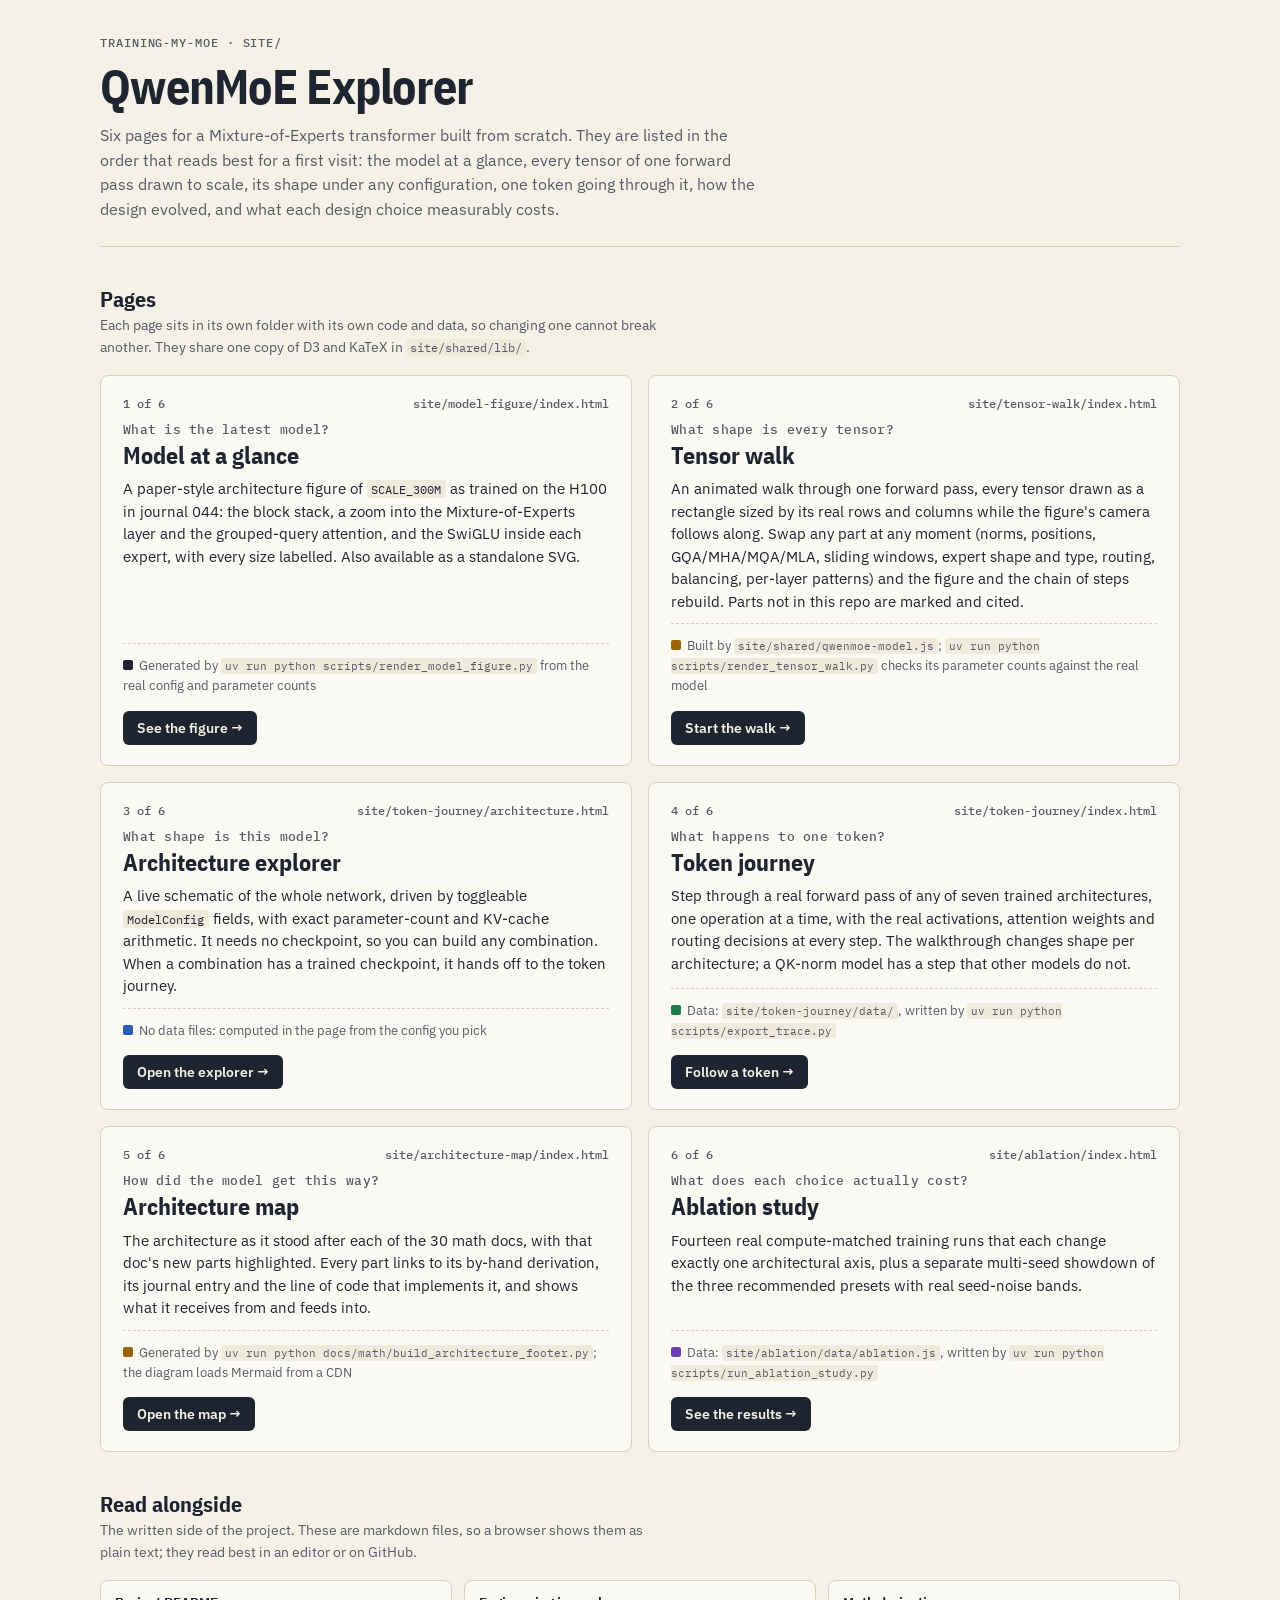
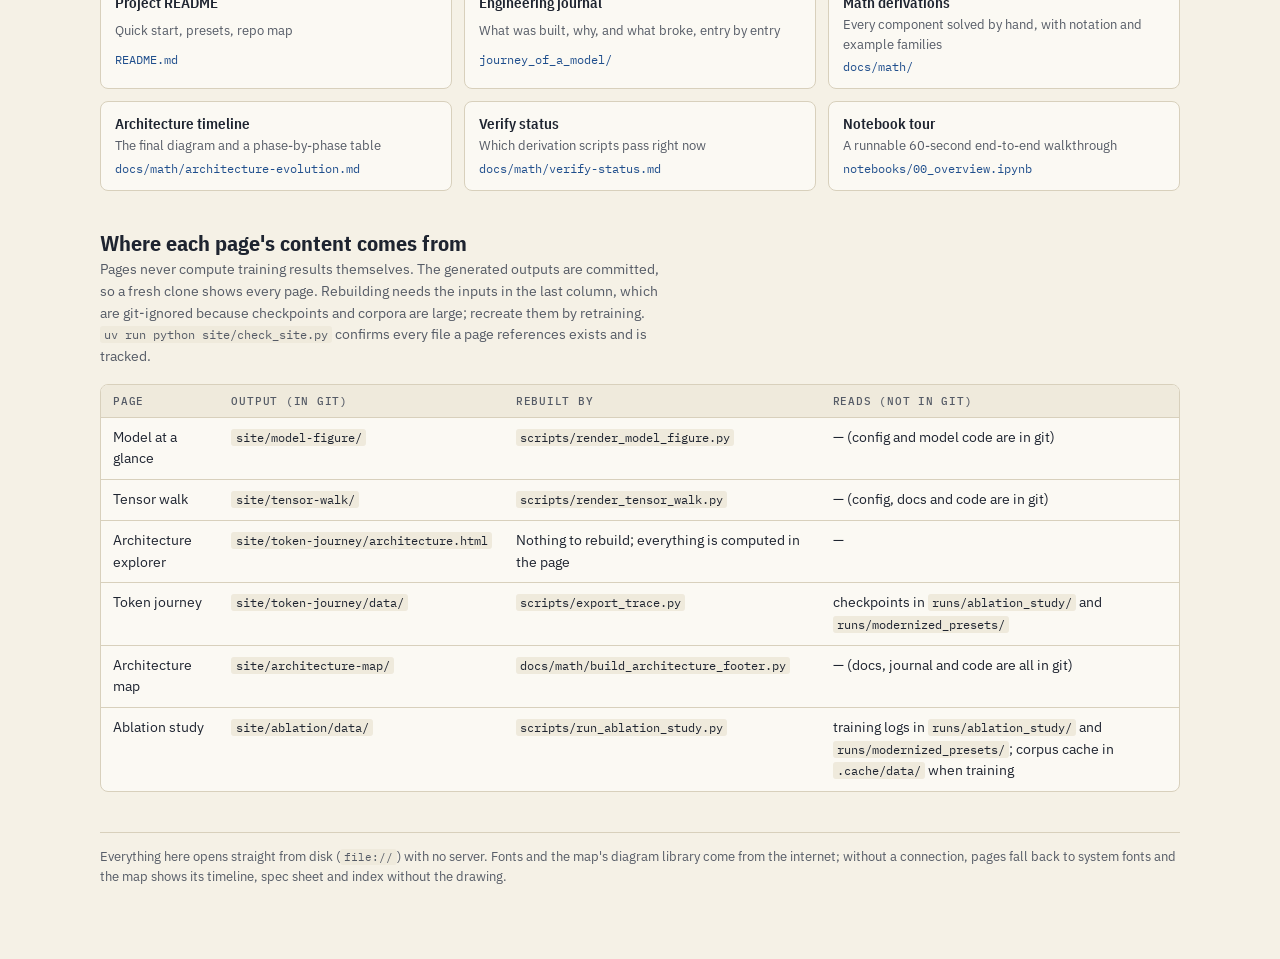
<file: site/index.html>
<!doctype html>
<html lang="en"><head><meta charset="utf-8"><meta name="viewport" content="width=device-width,initial-scale=1,viewport-fit=cover">
<title>QwenMoE Explorer</title>
<link rel="preconnect" href="https://fonts.googleapis.com"><link rel="preconnect" href="https://fonts.gstatic.com" crossorigin>
<link rel="stylesheet" href="https://fonts.googleapis.com/css2?family=IBM+Plex+Mono:wght@400;500&family=IBM+Plex+Sans+Condensed:wght@500;600;700&family=IBM+Plex+Sans:wght@400;500;600&display=swap">
<style>
/* Layout: the front sheet of a drawing set. A title block, the four drawings as a 2x2 index
   in suggested reading order, then the written companions and where each page's data comes from. */
:root{
  color-scheme: light;
  --paper:#F5F1E6; --sheet:#FBF9F3; --well:#EFEADC;
  --ink:#1E2430; --ink-2:#555B66; --rule:#D8D0BC; --accent:#1F4E8C;
  --f:#2A5DB0; --m:#1F7A4A; --e:#6B3FB8; --cur:#9A6200;
  --display:"IBM Plex Sans Condensed","Arial Narrow",system-ui,sans-serif;
  --body:"IBM Plex Sans",system-ui,-apple-system,"Segoe UI",sans-serif;
  --mono:"IBM Plex Mono",ui-monospace,"SFMono-Regular",Menlo,monospace;
}
*{box-sizing:border-box}
html,body{background:var(--paper)}
body{margin:0;color:var(--ink);font:15px/1.55 var(--body);-webkit-font-smoothing:antialiased}
a{color:var(--accent);text-underline-offset:2px}
:focus-visible{outline:2px solid var(--accent);outline-offset:2px;border-radius:4px}
code{font-family:var(--mono);font-size:.86em;background:var(--well);padding:.08em .35em;border-radius:3px}
.wrap{max-width:1120px;margin:0 auto;padding-inline:20px;padding-block:36px 72px;display:grid;gap:40px}
.eyebrow{font:500 11.5px/1.2 var(--mono);letter-spacing:.08em;text-transform:uppercase;color:var(--ink-2)}
header{display:grid;gap:12px;border-bottom:1px solid var(--rule);padding-bottom:24px}
h1{font:700 clamp(32px,5vw,48px)/1.02 var(--display);letter-spacing:-.015em;margin:0;text-wrap:balance}
.lede{margin:0;max-width:66ch;color:var(--ink-2);font-size:16px}
h2{font:700 22px/1.1 var(--display);margin:0 0 4px}
.sub{margin:0 0 16px;color:var(--ink-2);font-size:14px;max-width:70ch}

.pages{display:grid;grid-template-columns:repeat(2,minmax(0,1fr));gap:16px}
.card{display:grid;grid-template-rows:auto auto 1fr auto;gap:10px;background:var(--sheet);border:1px solid var(--rule);border-radius:8px;padding:20px 22px;min-width:0}
.card .top{display:flex;align-items:baseline;justify-content:space-between;gap:12px}
.card .step{font:500 12px var(--mono);color:var(--ink-2);font-variant-numeric:tabular-nums}
.card .path{font:500 12px var(--mono);color:var(--ink-2);overflow-wrap:anywhere;text-align:right}
.card h3{font:700 24px/1.12 var(--display);margin:0;text-wrap:balance}
.card h3 small{display:block;font:500 13px var(--mono);color:var(--ink-2);letter-spacing:.02em;margin-bottom:4px}
.card p{margin:0;font-size:14.5px}
.card .meta{display:grid;gap:6px;font-size:13px;color:var(--ink-2);border-top:1px dashed var(--rule);padding-top:12px}
.card .meta code{white-space:normal;overflow-wrap:anywhere}
.open{justify-self:start;display:inline-flex;align-items:center;gap:8px;margin-top:4px;background:var(--ink);color:var(--paper);text-decoration:none;border-radius:6px;padding:8px 14px;font:600 14px var(--body)}
.open:hover{background:var(--accent)}
.mark{width:10px;height:10px;border-radius:2px;display:inline-block;margin-right:6px;vertical-align:0}

.read{display:grid;grid-template-columns:repeat(3,minmax(0,1fr));gap:12px}
.read a{display:grid;gap:3px;text-decoration:none;background:var(--sheet);border:1px solid var(--rule);border-radius:8px;padding:12px 14px;color:var(--ink);min-width:0}
.read a:hover{border-color:var(--accent)}
.read b{font:600 15px var(--display)}
.read span{font-size:13px;color:var(--ink-2)}
.read code{font-size:12px;background:none;padding:0;color:var(--accent);overflow-wrap:anywhere}

.tablewrap{overflow-x:auto;border:1px solid var(--rule);border-radius:8px;background:var(--sheet)}
table{border-collapse:collapse;width:100%;font-size:14px}
th,td{text-align:left;padding:9px 12px;border-bottom:1px solid var(--rule);vertical-align:top}
tr:last-child td{border-bottom:none}
th{font:500 11px var(--mono);letter-spacing:.07em;text-transform:uppercase;color:var(--ink-2);background:var(--well)}
td code{white-space:nowrap}
.foot{font-size:13px;color:var(--ink-2);border-top:1px solid var(--rule);padding-top:14px;margin:0}

@media (max-width:820px){ .pages{grid-template-columns:minmax(0,1fr)} .read{grid-template-columns:minmax(0,1fr)} }
</style></head><body>
<div class="wrap">
  <header>
    <div class="eyebrow">training-my-moe &middot; site/</div>
    <h1>QwenMoE Explorer</h1>
    <p class="lede">Six pages for a Mixture-of-Experts transformer built from scratch. They are listed in the order that reads best for a first visit: the model at a glance, every tensor of one forward pass drawn to scale, its shape under any configuration, one token going through it, how the design evolved, and what each design choice measurably costs.</p>
  </header>

  <section aria-labelledby="pages-h">
    <h2 id="pages-h">Pages</h2>
    <p class="sub">Each page sits in its own folder with its own code and data, so changing one cannot break another. They share one copy of D3 and KaTeX in <code>site/shared/lib/</code>.</p>
    <div class="pages">
      <article class="card">
        <div class="top"><span class="step">1 of 6</span><span class="path">site/model-figure/index.html</span></div>
        <h3><small>What is the latest model?</small>Model at a glance</h3>
        <p>A paper-style architecture figure of <code>SCALE_300M</code> as trained on the H100 in journal 044: the block stack, a zoom into the Mixture-of-Experts layer and the grouped-query attention, and the SwiGLU inside each expert, with every size labelled. Also available as a standalone SVG.</p>
        <div class="meta">
          <span><span class="mark" style="background:var(--ink)"></span>Generated by <code>uv run python scripts/render_model_figure.py</code> from the real config and parameter counts</span>
        </div>
        <a class="open" href="model-figure/index.html">See the figure &rarr;</a>
      </article>

      <article class="card">
        <div class="top"><span class="step">2 of 6</span><span class="path">site/tensor-walk/index.html</span></div>
        <h3><small>What shape is every tensor?</small>Tensor walk</h3>
        <p>An animated walk through one forward pass, every tensor drawn as a rectangle sized by its real rows and columns while the figure's camera follows along. Swap any part at any moment (norms, positions, GQA/MHA/MQA/MLA, sliding windows, expert shape and type, routing, balancing, per-layer patterns) and the figure and the chain of steps rebuild. Parts not in this repo are marked and cited.</p>
        <div class="meta">
          <span><span class="mark" style="background:var(--cur)"></span>Built by <code>site/shared/qwenmoe-model.js</code>; <code>uv run python scripts/render_tensor_walk.py</code> checks its parameter counts against the real model</span>
        </div>
        <a class="open" href="tensor-walk/index.html">Start the walk &rarr;</a>
      </article>

      <article class="card">
        <div class="top"><span class="step">3 of 6</span><span class="path">site/token-journey/architecture.html</span></div>
        <h3><small>What shape is this model?</small>Architecture explorer</h3>
        <p>A live schematic of the whole network, driven by toggleable <code>ModelConfig</code> fields, with exact parameter-count and KV-cache arithmetic. It needs no checkpoint, so you can build any combination. When a combination has a trained checkpoint, it hands off to the token journey.</p>
        <div class="meta">
          <span><span class="mark" style="background:var(--f)"></span>No data files: computed in the page from the config you pick</span>
        </div>
        <a class="open" href="token-journey/architecture.html">Open the explorer &rarr;</a>
      </article>

      <article class="card">
        <div class="top"><span class="step">4 of 6</span><span class="path">site/token-journey/index.html</span></div>
        <h3><small>What happens to one token?</small>Token journey</h3>
        <p>Step through a real forward pass of any of seven trained architectures, one operation at a time, with the real activations, attention weights and routing decisions at every step. The walkthrough changes shape per architecture; a QK-norm model has a step that other models do not.</p>
        <div class="meta">
          <span><span class="mark" style="background:var(--m)"></span>Data: <code>site/token-journey/data/</code>, written by <code>uv run python scripts/export_trace.py</code></span>
        </div>
        <a class="open" href="token-journey/index.html">Follow a token &rarr;</a>
      </article>

      <article class="card">
        <div class="top"><span class="step">5 of 6</span><span class="path">site/architecture-map/index.html</span></div>
        <h3><small>How did the model get this way?</small>Architecture map</h3>
        <p>The architecture as it stood after each of the 30 math docs, with that doc's new parts highlighted. Every part links to its by-hand derivation, its journal entry and the line of code that implements it, and shows what it receives from and feeds into.</p>
        <div class="meta">
          <span><span class="mark" style="background:var(--cur)"></span>Generated by <code>uv run python docs/math/build_architecture_footer.py</code>; the diagram loads Mermaid from a CDN</span>
        </div>
        <a class="open" href="architecture-map/index.html">Open the map &rarr;</a>
      </article>

      <article class="card">
        <div class="top"><span class="step">6 of 6</span><span class="path">site/ablation/index.html</span></div>
        <h3><small>What does each choice actually cost?</small>Ablation study</h3>
        <p>Fourteen real compute-matched training runs that each change exactly one architectural axis, plus a separate multi-seed showdown of the three recommended presets with real seed-noise bands.</p>
        <div class="meta">
          <span><span class="mark" style="background:var(--e)"></span>Data: <code>site/ablation/data/ablation.js</code>, written by <code>uv run python scripts/run_ablation_study.py</code></span>
        </div>
        <a class="open" href="ablation/index.html">See the results &rarr;</a>
      </article>
    </div>
  </section>

  <section aria-labelledby="read-h">
    <h2 id="read-h">Read alongside</h2>
    <p class="sub">The written side of the project. These are markdown files, so a browser shows them as plain text; they read best in an editor or on GitHub.</p>
    <div class="read">
      <a href="../README.md"><b>Project README</b><span>Quick start, presets, repo map</span><code>README.md</code></a>
      <a href="../journey_of_a_model/README.md"><b>Engineering journal</b><span>What was built, why, and what broke, entry by entry</span><code>journey_of_a_model/</code></a>
      <a href="../docs/math/README.md"><b>Math derivations</b><span>Every component solved by hand, with notation and example families</span><code>docs/math/</code></a>
      <a href="../docs/math/architecture-evolution.md"><b>Architecture timeline</b><span>The final diagram and a phase-by-phase table</span><code>docs/math/architecture-evolution.md</code></a>
      <a href="../docs/math/verify-status.md"><b>Verify status</b><span>Which derivation scripts pass right now</span><code>docs/math/verify-status.md</code></a>
      <a href="../notebooks/00_overview.ipynb"><b>Notebook tour</b><span>A runnable 60-second end-to-end walkthrough</span><code>notebooks/00_overview.ipynb</code></a>
    </div>
  </section>

  <section aria-labelledby="src-h">
    <h2 id="src-h">Where each page's content comes from</h2>
    <p class="sub">Pages never compute training results themselves. The generated outputs are committed, so a fresh clone shows every page. Rebuilding needs the inputs in the last column, which are git-ignored because checkpoints and corpora are large; recreate them by retraining. <code>uv run python site/check_site.py</code> confirms every file a page references exists and is tracked.</p>
    <div class="tablewrap"><table>
      <thead><tr><th>Page</th><th>Output (in git)</th><th>Rebuilt by</th><th>Reads (not in git)</th></tr></thead>
      <tbody>
        <tr><td>Model at a glance</td><td><code>site/model-figure/</code></td><td><code>scripts/render_model_figure.py</code></td><td>&mdash; (config and model code are in git)</td></tr>
        <tr><td>Tensor walk</td><td><code>site/tensor-walk/</code></td><td><code>scripts/render_tensor_walk.py</code></td><td>&mdash; (config, docs and code are in git)</td></tr>
        <tr><td>Architecture explorer</td><td><code>site/token-journey/architecture.html</code></td><td>Nothing to rebuild; everything is computed in the page</td><td>&mdash;</td></tr>
        <tr><td>Token journey</td><td><code>site/token-journey/data/</code></td><td><code>scripts/export_trace.py</code></td><td>checkpoints in <code>runs/ablation_study/</code> and <code>runs/modernized_presets/</code></td></tr>
        <tr><td>Architecture map</td><td><code>site/architecture-map/</code></td><td><code>docs/math/build_architecture_footer.py</code></td><td>&mdash; (docs, journal and code are all in git)</td></tr>
        <tr><td>Ablation study</td><td><code>site/ablation/data/</code></td><td><code>scripts/run_ablation_study.py</code></td><td>training logs in <code>runs/ablation_study/</code> and <code>runs/modernized_presets/</code>; corpus cache in <code>.cache/data/</code> when training</td></tr>
      </tbody>
    </table></div>
  </section>

  <p class="foot">Everything here opens straight from disk (<code>file://</code>) with no server. Fonts and the map's diagram library come from the internet; without a connection, pages fall back to system fonts and the map shows its timeline, spec sheet and index without the drawing.</p>
</div>
</body></html>
</file>
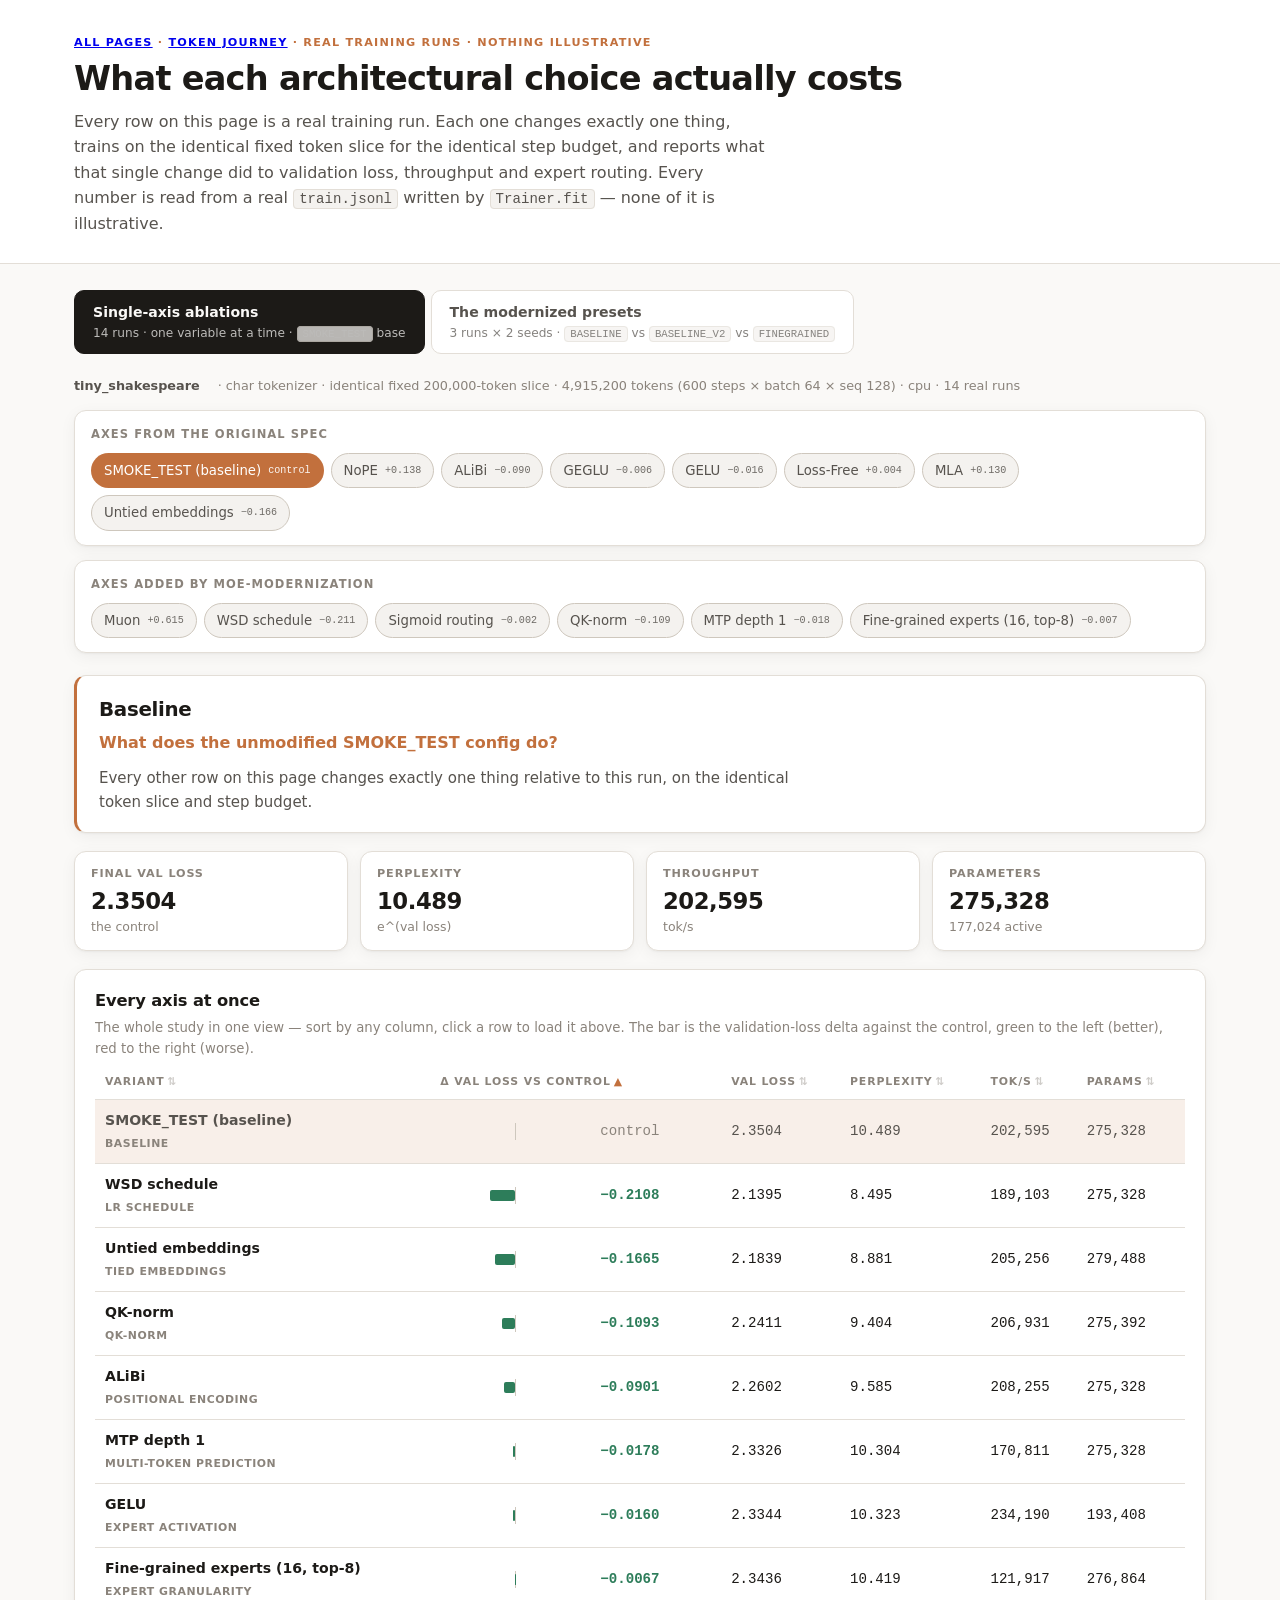
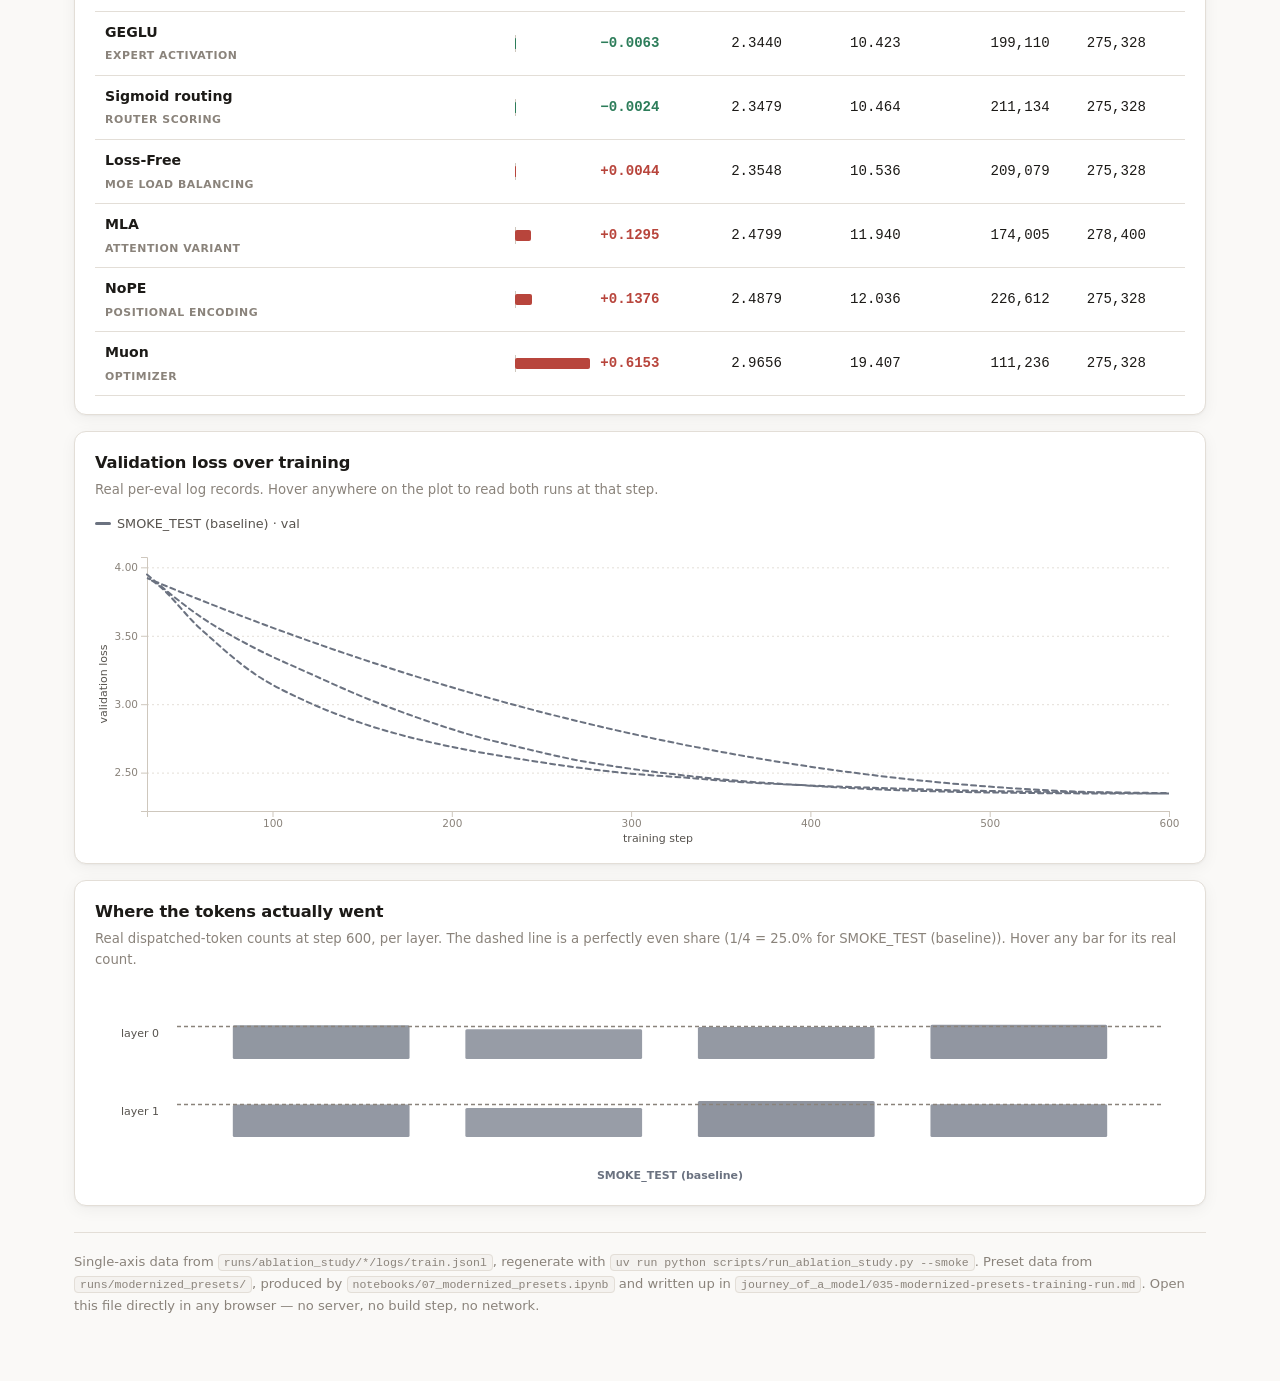
<file: site/ablation/index.html>
<!DOCTYPE html>
<html lang="en">
<head>
<meta charset="UTF-8">
<meta name="viewport" content="width=device-width, initial-scale=1.0">
<title>QwenMoE — Ablation Study</title>
<link rel="stylesheet" href="../shared/lib/katex.min.css">
<link rel="stylesheet" href="css/style.css">
</head>
<body>

<header class="masthead">
  <div class="wrap">
    <p class="eyebrow"><a href="../index.html">All pages</a> · <a href="../token-journey/index.html">Token journey</a> · Real training runs · nothing illustrative</p>
    <h1>What each architectural choice actually costs</h1>
    <p class="lede">
      Every row on this page is a real training run. Each one changes exactly one thing, trains on the
      identical fixed token slice for the identical step budget, and reports what that single change did to
      validation loss, throughput and expert routing. Every number is read from a real
      <code>train.jsonl</code> written by <code>Trainer.fit</code> — none of it is illustrative.
    </p>
  </div>
</header>

<div class="wrap">

  <div class="tiers" role="tablist">
    <button class="tier-tab" role="tab" data-tier="axes" aria-selected="true">
      Single-axis ablations
      <small>14 runs · one variable at a time · <code>SMOKE_TEST</code> base</small>
    </button>
    <button class="tier-tab" role="tab" data-tier="presets" aria-selected="false">
      The modernized presets
      <small>3 runs × 2 seeds · <code>BASELINE</code> vs <code>BASELINE_V2</code> vs <code>FINEGRAINED</code></small>
    </button>
  </div>

  <!-- =============== TIER 1: single-axis ablations =============== -->
  <section id="tier-axes">
    <p class="provenance" id="axisProvenance"></p>

    <div class="picker" id="picker"></div>

    <div class="explainer" id="explainer"></div>

    <div class="verdict" id="verdict"></div>

    <section class="panel">
      <h2>Every axis at once</h2>
      <p class="panel-sub">
        The whole study in one view — sort by any column, click a row to load it above. The bar is the
        validation-loss delta against the control, green to the left (better), red to the right (worse).
      </p>
      <div class="chart-box" id="board"></div>
    </section>

    <section class="panel">
      <h2>Validation loss over training</h2>
      <p class="panel-sub">Real per-eval log records. Hover anywhere on the plot to read both runs at that step.</p>
      <div class="legend" id="lossLegend"></div>
      <div class="chart-box" id="lossCurve"></div>
    </section>

    <section class="panel">
      <h2>Where the tokens actually went</h2>
      <p class="panel-sub" id="expertSub"></p>
      <div class="chart-box" id="expertBars"></div>
    </section>

    <section class="panel hidden" id="deepdiveSection">
      <h2 id="deepdiveTitle"></h2>
      <p class="panel-sub">The mechanism behind the number above, with this run's own measurements.</p>
      <div class="deepdive" id="deepdivePanel"></div>
    </section>
  </section>

  <!-- =============== TIER 2: modernized presets =============== -->
  <section id="tier-presets" class="hidden">
    <p class="provenance" id="presetProvenance"></p>

    <section class="panel" style="border-left:3px solid var(--variant)">
      <h2>A different experiment from the one above</h2>
      <p class="panel-sub" style="margin-bottom:0">
        This tier is <em>not</em> comparable with the single-axis study: it uses a different base config
        (<code>BASELINE</code>, d_model 256 × 6 layers, not the tiny <code>SMOKE_TEST</code>), a different
        token slice and budget, and — crucially — it changes <em>several</em> axes at once, because the
        question here is not "what does one knob do" but "what should the recommended configuration be after
        the modernization spec". It also trains every variant over two seeds, so a difference can be checked
        against seed noise instead of eyeballed.
      </p>
    </section>

    <div class="showdown" id="presetCards"></div>

    <section class="panel">
      <h2>What changed, and why it should help</h2>
      <p class="panel-sub">
        Each row is one field difference against <code>BASELINE</code>, with the reasoning that motivated it.
      </p>
      <div class="chart-box" id="changeTable"></div>
    </section>

    <section class="panel">
      <h2>Validation loss over training</h2>
      <p class="panel-sub">
        Line is the mean across seeds; the shaded band is the real min–max envelope, so you can see directly
        whether two runs are separated by more than seed noise.
      </p>
      <div class="legend" id="presetLegend"></div>
      <div class="chart-box" id="presetCurve"></div>
    </section>

    <section class="panel">
      <h2>Routing load per expert</h2>
      <p class="panel-sub">
        Real dispatched-token counts per layer at the final logged step. <code>FINEGRAINED</code> has 32
        narrow experts where the others have 8 wide ones, so its bars are both more numerous and individually
        smaller — the dashed line is each model's own even share.
      </p>
      <div class="chart-box" id="presetExpertBars"></div>
    </section>

    <section class="panel">
      <h2>How evenly is that load spread?</h2>
      <p class="panel-sub">
        One dot per layer. Coefficient of variation = std(load) / mean(load): zero means every expert received
        an identical share, larger means the router is playing favourites.
      </p>
      <div class="chart-box" id="presetBalance"></div>
    </section>
  </section>

  <footer class="foot">
    Single-axis data from <code>runs/ablation_study/*/logs/train.jsonl</code>, regenerate with
    <code>uv run python scripts/run_ablation_study.py --smoke</code>.
    Preset data from <code>runs/modernized_presets/</code>, produced by
    <code>notebooks/07_modernized_presets.ipynb</code> and written up in
    <code>journey_of_a_model/035-modernized-presets-training-run.md</code>.
    Open this file directly in any browser — no server, no build step, no network.
  </footer>

</div>

<script src="../shared/lib/d3.min.js"></script>
<script src="../shared/lib/katex.min.js"></script>
<script src="data/ablation.js"></script>
<script src="js/charts.js"></script>
<script src="js/deep-dive.js"></script>
<script src="js/app.js"></script>
</body>
</html>
</file>
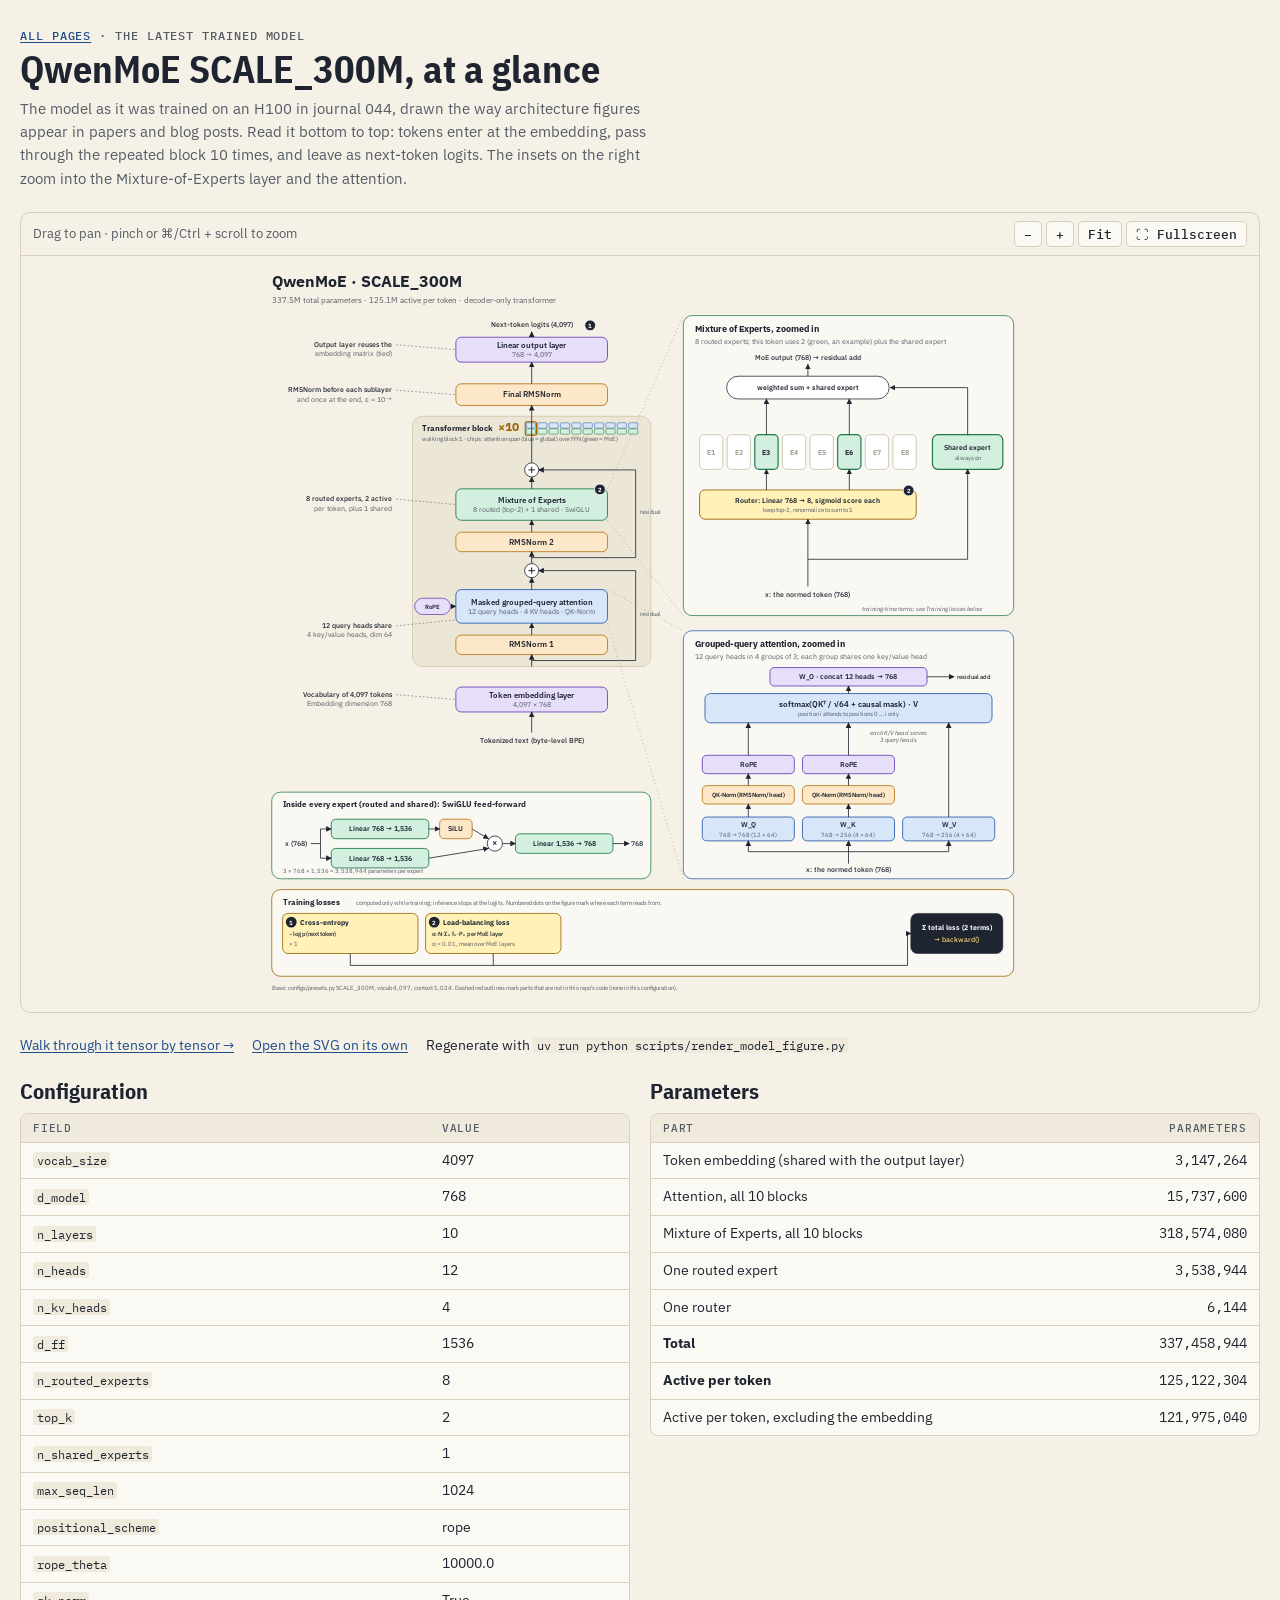
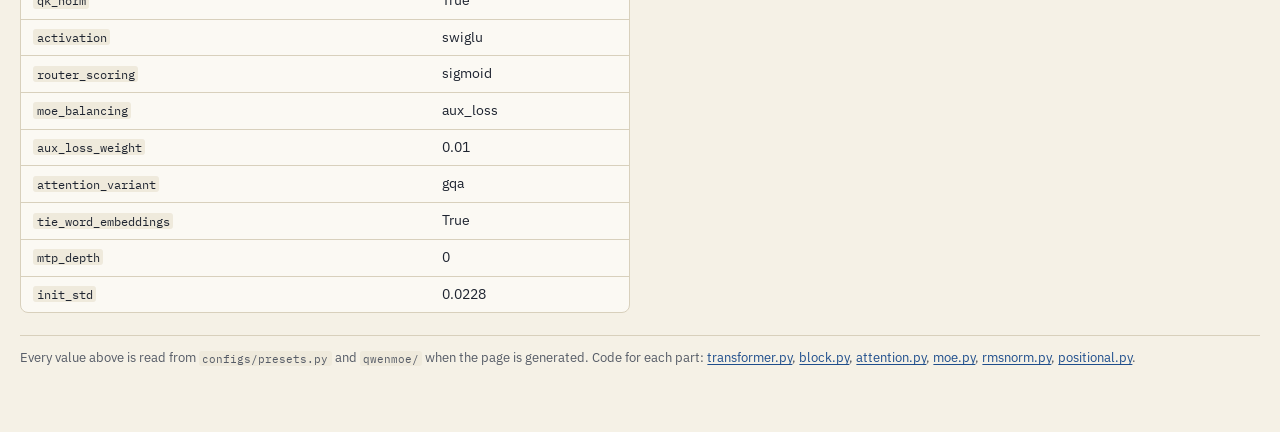
<file: site/model-figure/index.html>
<!doctype html>
<html lang="en"><head><meta charset="utf-8"><meta name="viewport" content="width=device-width,initial-scale=1,viewport-fit=cover">
<title>QwenMoE Model Figure</title>
<!-- generated by scripts/render_model_figure.py; edit there, not here -->
<link rel="preconnect" href="https://fonts.googleapis.com"><link rel="preconnect" href="https://fonts.gstatic.com" crossorigin>
<link rel="stylesheet" href="https://fonts.googleapis.com/css2?family=IBM+Plex+Mono:wght@400;500&family=IBM+Plex+Sans+Condensed:wght@600;700&family=IBM+Plex+Sans:ital,wght@0,400;0,500;0,600;0,700;1,400&display=swap">
<style>
/* Layout: one plate. The figure at full width, then the numbers behind it as a spec table. */
:root{color-scheme:light;--paper:#F5F1E6;--sheet:#FBF9F3;--well:#EFEADC;--ink:#1E2430;--ink-2:#555B66;--rule:#D8D0BC;--accent:#1F4E8C;
  --display:"IBM Plex Sans Condensed","Arial Narrow",system-ui,sans-serif;--body:"IBM Plex Sans",system-ui,sans-serif;--mono:"IBM Plex Mono",ui-monospace,Menlo,monospace}
*{box-sizing:border-box}
html,body{background:var(--paper)}
body{margin:0;color:var(--ink);font:15px/1.55 var(--body)}
a{color:var(--accent);text-underline-offset:2px}
:focus-visible{outline:2px solid var(--accent);outline-offset:2px}
code{font-family:var(--mono);font-size:.86em;background:var(--well);padding:.05em .3em;border-radius:3px}
.wrap{max-width:1480px;margin:0 auto;padding-inline:20px;padding-block:28px 64px;display:grid;gap:22px}
.eyebrow{font:500 11.5px var(--mono);letter-spacing:.08em;text-transform:uppercase;color:var(--ink-2)}
h1{font:700 clamp(26px,4vw,38px)/1.05 var(--display);margin:6px 0 8px}
.lede{margin:0;max-width:72ch;color:var(--ink-2)}
.plate{border:1px solid var(--rule);border-radius:10px;background:var(--paper);display:flex;flex-direction:column;overflow:hidden}
.plate-bar{display:flex;flex-wrap:wrap;align-items:center;justify-content:space-between;gap:6px 12px;padding:8px 12px;border-bottom:1px solid var(--rule);font-size:12.5px;color:var(--ink-2)}
.plate-bar .tools{display:flex;gap:4px}
.plate-bar button{border:1px solid var(--rule);background:var(--sheet);border-radius:5px;padding:4px 9px;cursor:pointer;font:500 12.5px var(--mono);color:var(--ink)}
.plate-bar button:hover{border-color:var(--ink-2)}
#figview{height:min(84vh,1240px);min-height:420px}
#figview svg{display:block;width:100%;height:100%}
.plate:fullscreen{border-radius:0}
.plate:fullscreen #figview{height:auto;flex:1 1 auto;min-height:0}
.actions{display:flex;flex-wrap:wrap;gap:10px 18px;font-size:14px}
h2{font:700 22px/1.1 var(--display);margin:0 0 10px}
.grid{display:grid;grid-template-columns:repeat(2,minmax(0,1fr));gap:20px}
.tablewrap{overflow-x:auto;border:1px solid var(--rule);border-radius:8px;background:var(--sheet)}
table{border-collapse:collapse;width:100%;font-size:14px}
th,td{text-align:left;padding:7px 12px;border-bottom:1px solid var(--rule)}
tr:last-child td{border-bottom:none}
th{font:500 11px var(--mono);letter-spacing:.07em;text-transform:uppercase;color:var(--ink-2);background:var(--well)}
td.n{font-family:var(--mono);font-variant-numeric:tabular-nums;text-align:right;white-space:nowrap}
.foot{font-size:13px;color:var(--ink-2);border-top:1px solid var(--rule);padding-top:12px;margin:0}
@media (max-width:860px){.grid{grid-template-columns:minmax(0,1fr)}}
</style></head><body>
<div class="wrap">
  <header>
    <div class="eyebrow"><a href="../index.html">All pages</a> &middot; the latest trained model</div>
    <h1>QwenMoE SCALE_300M, at a glance</h1>
    <p class="lede">The model as it was trained on an H100 in journal 044, drawn the way architecture figures appear in papers and blog posts. Read it bottom to top: tokens enter at the embedding, pass through the repeated block 10 times, and leave as next-token logits. The insets on the right zoom into the Mixture-of-Experts layer and the attention.</p>
  </header>
  <div class="plate" id="plate">
    <div class="plate-bar"><span>Drag to pan &middot; pinch or &#8984;/Ctrl + scroll to zoom</span>
      <div class="tools"><button type="button" id="zout" aria-label="Zoom out">&minus;</button><button type="button" id="zin" aria-label="Zoom in">+</button><button type="button" id="zfit">Fit</button><button type="button" id="fs">&#x26F6; Fullscreen</button></div></div>
    <div id="figview"><svg xmlns="http://www.w3.org/2000/svg" viewBox="0 0 1440 1396" width="1440" height="1396" role="img" aria-labelledby="fig-title fig-desc"><title id="fig-title">QwenMoE · SCALE_300M architecture</title><desc id="fig-desc">Decoder-only transformer, 10 blocks: masked grouped-query attention and mixture of experts; 337,458,944 parameters, 125,122,304 active per token.</desc><defs><marker id="arr" viewBox="0 0 10 10" refX="9" refY="5" markerWidth="7" markerHeight="7" orient="auto-start-reverse"><path d="M0,0 L10,5 L0,10 z" fill="#1E2430"/></marker></defs><rect width="1440" height="1396" fill="#F5F1E6"/><text x="40" y="58" font-family="'IBM Plex Sans','Helvetica Neue',Helvetica,Arial,sans-serif" font-size="30" font-weight="700" fill="#1E2430" text-anchor="start">QwenMoE · SCALE_300M</text><text x="40" y="86" font-family="'IBM Plex Sans','Helvetica Neue',Helvetica,Arial,sans-serif" font-size="14.5" font-weight="400" fill="#555B66" text-anchor="start">337.5M total parameters · 125.1M active per token · decoder-only transformer</text><g id="f-out" class="fig-node"><text x="520" y="132" font-family="'IBM Plex Sans','Helvetica Neue',Helvetica,Arial,sans-serif" font-size="13.5" font-weight="500" fill="#1E2430" text-anchor="middle">Next-token logits (4,097)</text></g><g id="f-head" class="fig-node"><rect x="380" y="150" width="280" height="46" rx="10" fill="#E7DEFA" stroke="#6B3FB8" stroke-width="1.6"/><text x="520" y="170" font-family="'IBM Plex Sans','Helvetica Neue',Helvetica,Arial,sans-serif" font-size="15" font-weight="600" fill="#1E2430" text-anchor="middle">Linear output layer</text><text x="520" y="187" font-family="'IBM Plex Sans','Helvetica Neue',Helvetica,Arial,sans-serif" font-size="12.5" font-weight="400" fill="#555B66" text-anchor="middle">768 → 4,097</text></g><polyline points="520,150 520,140" fill="none" stroke="#1E2430" stroke-width="1.5" marker-end="url(#arr)" stroke-linejoin="round"/><g id="f-fnorm" class="fig-node"><rect x="380" y="236" width="280" height="40" rx="10" fill="#FCE7C8" stroke="#B9781C" stroke-width="1.6"/><text x="520" y="261.25" font-family="'IBM Plex Sans','Helvetica Neue',Helvetica,Arial,sans-serif" font-size="15" font-weight="600" fill="#1E2430" text-anchor="middle">Final RMSNorm</text></g><polyline points="520,236 520,196" fill="none" stroke="#1E2430" stroke-width="1.5" marker-end="url(#arr)" stroke-linejoin="round"/><rect id="f-block" class="fig-panel" x="300" y="296" width="440" height="462" rx="18" fill="#ECE6D6" stroke="#CFC6AF" stroke-width="1.5"/><text x="318" y="324" font-family="'IBM Plex Sans','Helvetica Neue',Helvetica,Arial,sans-serif" font-size="15" font-weight="700" fill="#1E2430" text-anchor="start">Transformer block</text><g id="f-layers" class="fig-node"><text x="458" y="324" font-family="'IBM Plex Sans','Helvetica Neue',Helvetica,Arial,sans-serif" font-size="22" font-weight="700" fill="#9A6200" text-anchor="start">×10</text><rect x="510" y="308" width="17" height="10" rx="2" fill="#D7E6F8" stroke="#2A5DB0" stroke-width="1"/><rect x="510" y="319" width="17" height="10" rx="2" fill="#D3EFDF" stroke="#1F7A4A" stroke-width="1"/><rect x="508" y="306" width="21" height="25" rx="3" fill="none" stroke="#9A6200" stroke-width="2"/><rect x="531" y="308" width="17" height="10" rx="2" fill="#D7E6F8" stroke="#2A5DB0" stroke-width="1"/><rect x="531" y="319" width="17" height="10" rx="2" fill="#D3EFDF" stroke="#1F7A4A" stroke-width="1"/><rect x="552" y="308" width="17" height="10" rx="2" fill="#D7E6F8" stroke="#2A5DB0" stroke-width="1"/><rect x="552" y="319" width="17" height="10" rx="2" fill="#D3EFDF" stroke="#1F7A4A" stroke-width="1"/><rect x="573" y="308" width="17" height="10" rx="2" fill="#D7E6F8" stroke="#2A5DB0" stroke-width="1"/><rect x="573" y="319" width="17" height="10" rx="2" fill="#D3EFDF" stroke="#1F7A4A" stroke-width="1"/><rect x="594" y="308" width="17" height="10" rx="2" fill="#D7E6F8" stroke="#2A5DB0" stroke-width="1"/><rect x="594" y="319" width="17" height="10" rx="2" fill="#D3EFDF" stroke="#1F7A4A" stroke-width="1"/><rect x="615" y="308" width="17" height="10" rx="2" fill="#D7E6F8" stroke="#2A5DB0" stroke-width="1"/><rect x="615" y="319" width="17" height="10" rx="2" fill="#D3EFDF" stroke="#1F7A4A" stroke-width="1"/><rect x="636" y="308" width="17" height="10" rx="2" fill="#D7E6F8" stroke="#2A5DB0" stroke-width="1"/><rect x="636" y="319" width="17" height="10" rx="2" fill="#D3EFDF" stroke="#1F7A4A" stroke-width="1"/><rect x="657" y="308" width="17" height="10" rx="2" fill="#D7E6F8" stroke="#2A5DB0" stroke-width="1"/><rect x="657" y="319" width="17" height="10" rx="2" fill="#D3EFDF" stroke="#1F7A4A" stroke-width="1"/><rect x="678" y="308" width="17" height="10" rx="2" fill="#D7E6F8" stroke="#2A5DB0" stroke-width="1"/><rect x="678" y="319" width="17" height="10" rx="2" fill="#D3EFDF" stroke="#1F7A4A" stroke-width="1"/><rect x="699" y="308" width="17" height="10" rx="2" fill="#D7E6F8" stroke="#2A5DB0" stroke-width="1"/><rect x="699" y="319" width="17" height="10" rx="2" fill="#D3EFDF" stroke="#1F7A4A" stroke-width="1"/></g><text x="318" y="342" font-family="'IBM Plex Sans','Helvetica Neue',Helvetica,Arial,sans-serif" font-size="10.5" font-weight="400" fill="#555B66" text-anchor="start">walking block 1 · chips: attention span (blue = global) over FFN (green = MoE)</text><g id="f-n1" class="fig-node"><rect x="380" y="700" width="280" height="36" rx="10" fill="#FCE7C8" stroke="#B9781C" stroke-width="1.6"/><text x="520" y="722.9" font-family="'IBM Plex Sans','Helvetica Neue',Helvetica,Arial,sans-serif" font-size="14" font-weight="600" fill="#1E2430" text-anchor="middle">RMSNorm 1</text></g><g id="f-attn" class="fig-node"><rect x="380" y="616" width="280" height="62" rx="10" fill="#D7E6F8" stroke="#2A5DB0" stroke-width="1.6"/><text x="520" y="644" font-family="'IBM Plex Sans','Helvetica Neue',Helvetica,Arial,sans-serif" font-size="14.5" font-weight="600" fill="#1E2430" text-anchor="middle">Masked grouped-query attention</text><text x="520" y="661" font-family="'IBM Plex Sans','Helvetica Neue',Helvetica,Arial,sans-serif" font-size="12.5" font-weight="400" fill="#555B66" text-anchor="middle">12 query heads · 4 KV heads · QK-Norm</text></g><g id="f-r1" class="fig-node"><circle cx="520" cy="581" r="13" fill="#FFFFFF" stroke="#1E2430" stroke-width="1.5"/><path d="M514,581 H526 M520,575 V587" stroke="#1E2430" stroke-width="1.8"/></g><g id="f-n2" class="fig-node"><rect x="380" y="510" width="280" height="36" rx="10" fill="#FCE7C8" stroke="#B9781C" stroke-width="1.6"/><text x="520" y="532.9" font-family="'IBM Plex Sans','Helvetica Neue',Helvetica,Arial,sans-serif" font-size="14" font-weight="600" fill="#1E2430" text-anchor="middle">RMSNorm 2</text></g><g id="f-moe" class="fig-node"><rect x="380" y="430" width="280" height="58" rx="10" fill="#D3EFDF" stroke="#1F7A4A" stroke-width="1.6"/><text x="520" y="456" font-family="'IBM Plex Sans','Helvetica Neue',Helvetica,Arial,sans-serif" font-size="14.5" font-weight="600" fill="#1E2430" text-anchor="middle">Mixture of Experts</text><text x="520" y="473" font-family="'IBM Plex Sans','Helvetica Neue',Helvetica,Arial,sans-serif" font-size="12.5" font-weight="400" fill="#555B66" text-anchor="middle">8 routed (top-2) + 1 shared · SwiGLU</text></g><g id="f-r2" class="fig-node"><circle cx="520" cy="395" r="13" fill="#FFFFFF" stroke="#1E2430" stroke-width="1.5"/><path d="M514,395 H526 M520,389 V401" stroke="#1E2430" stroke-width="1.8"/></g><polyline points="520,758 520,736" fill="none" stroke="#1E2430" stroke-width="1.5" marker-end="url(#arr)" stroke-linejoin="round"/><polyline points="520,700 520,678" fill="none" stroke="#1E2430" stroke-width="1.5" marker-end="url(#arr)" stroke-linejoin="round"/><polyline points="520,616 520,594" fill="none" stroke="#1E2430" stroke-width="1.5" marker-end="url(#arr)" stroke-linejoin="round"/><polyline points="520,568 520,546" fill="none" stroke="#1E2430" stroke-width="1.5" marker-end="url(#arr)" stroke-linejoin="round"/><polyline points="520,510 520,488" fill="none" stroke="#1E2430" stroke-width="1.5" marker-end="url(#arr)" stroke-linejoin="round"/><polyline points="520,430 520,408" fill="none" stroke="#1E2430" stroke-width="1.5" marker-end="url(#arr)" stroke-linejoin="round"/><polyline points="520,382 520,276" fill="none" stroke="#1E2430" stroke-width="1.5" marker-end="url(#arr)" stroke-linejoin="round"/><polyline points="520,747 712,747 712,581 533,581" fill="none" stroke="#1E2430" stroke-width="1.5" marker-end="url(#arr)" stroke-linejoin="round"/><polyline points="520,557 712,557 712,395 533,395" fill="none" stroke="#1E2430" stroke-width="1.5" marker-end="url(#arr)" stroke-linejoin="round"/><text x="720" y="664" font-family="'IBM Plex Sans','Helvetica Neue',Helvetica,Arial,sans-serif" font-size="11.5" font-weight="400" fill="#555B66" text-anchor="start">residual</text><text x="720" y="476" font-family="'IBM Plex Sans','Helvetica Neue',Helvetica,Arial,sans-serif" font-size="11.5" font-weight="400" fill="#555B66" text-anchor="start">residual</text><g id="f-rope" class="fig-node"><rect x="304" y="632" width="66" height="30" rx="15" fill="#E7DEFA" stroke="#6B3FB8" stroke-width="1.4"/><text x="337" y="652" font-family="'IBM Plex Sans','Helvetica Neue',Helvetica,Arial,sans-serif" font-size="12" font-weight="600" fill="#1E2430" text-anchor="middle">RoPE</text></g><polyline points="370,647 380,647" fill="none" stroke="#1E2430" stroke-width="1.5" marker-end="url(#arr)" stroke-linejoin="round"/><g id="f-emb" class="fig-node"><rect x="380" y="796" width="280" height="46" rx="10" fill="#E7DEFA" stroke="#6B3FB8" stroke-width="1.6"/><text x="520" y="816" font-family="'IBM Plex Sans','Helvetica Neue',Helvetica,Arial,sans-serif" font-size="15" font-weight="600" fill="#1E2430" text-anchor="middle">Token embedding layer</text><text x="520" y="833" font-family="'IBM Plex Sans','Helvetica Neue',Helvetica,Arial,sans-serif" font-size="12.5" font-weight="400" fill="#555B66" text-anchor="middle">4,097 × 768</text></g><polyline points="520,880 520,842" fill="none" stroke="#1E2430" stroke-width="1.5" marker-end="url(#arr)" stroke-linejoin="round"/><g id="f-in" class="fig-node"><text x="520" y="900" font-family="'IBM Plex Sans','Helvetica Neue',Helvetica,Arial,sans-serif" font-size="13.5" font-weight="500" fill="#1E2430" text-anchor="middle">Tokenized text (byte-level BPE)</text></g><text x="262" y="168" font-family="'IBM Plex Sans','Helvetica Neue',Helvetica,Arial,sans-serif" font-size="13" font-weight="500" fill="#1E2430" text-anchor="end">Output layer reuses the</text><text x="262" y="185" font-family="'IBM Plex Sans','Helvetica Neue',Helvetica,Arial,sans-serif" font-size="13" font-weight="400" fill="#555B66" text-anchor="end">embedding matrix (tied)</text><polyline points="270,164 380,173" fill="none" stroke="#555B66" stroke-width="1.1" stroke-dasharray="3 4" stroke-linejoin="round"/><text x="262" y="252" font-family="'IBM Plex Sans','Helvetica Neue',Helvetica,Arial,sans-serif" font-size="13" font-weight="500" fill="#1E2430" text-anchor="end">RMSNorm before each sublayer</text><text x="262" y="269" font-family="'IBM Plex Sans','Helvetica Neue',Helvetica,Arial,sans-serif" font-size="13" font-weight="400" fill="#555B66" text-anchor="end">and once at the end, ε = 10⁻⁶</text><polyline points="270,248 380,256" fill="none" stroke="#555B66" stroke-width="1.1" stroke-dasharray="3 4" stroke-linejoin="round"/><text x="262" y="453" font-family="'IBM Plex Sans','Helvetica Neue',Helvetica,Arial,sans-serif" font-size="13" font-weight="500" fill="#1E2430" text-anchor="end">8 routed experts, 2 active</text><text x="262" y="470" font-family="'IBM Plex Sans','Helvetica Neue',Helvetica,Arial,sans-serif" font-size="13" font-weight="400" fill="#555B66" text-anchor="end">per token, plus 1 shared</text><polyline points="270,449 380,459" fill="none" stroke="#555B66" stroke-width="1.1" stroke-dasharray="3 4" stroke-linejoin="round"/><text x="262" y="687" font-family="'IBM Plex Sans','Helvetica Neue',Helvetica,Arial,sans-serif" font-size="13" font-weight="500" fill="#1E2430" text-anchor="end">12 query heads share</text><text x="262" y="704" font-family="'IBM Plex Sans','Helvetica Neue',Helvetica,Arial,sans-serif" font-size="13" font-weight="400" fill="#555B66" text-anchor="end">4 key/value heads, dim 64</text><polyline points="270,683 380,672" fill="none" stroke="#555B66" stroke-width="1.1" stroke-dasharray="3 4" stroke-linejoin="round"/><text x="262" y="814" font-family="'IBM Plex Sans','Helvetica Neue',Helvetica,Arial,sans-serif" font-size="13" font-weight="500" fill="#1E2430" text-anchor="end">Vocabulary of 4,097 tokens</text><text x="262" y="831" font-family="'IBM Plex Sans','Helvetica Neue',Helvetica,Arial,sans-serif" font-size="13" font-weight="400" fill="#555B66" text-anchor="end">Embedding dimension 768</text><polyline points="270,810 380,819" fill="none" stroke="#555B66" stroke-width="1.1" stroke-dasharray="3 4" stroke-linejoin="round"/><polyline points="660,430 800,110" fill="none" stroke="#9C9381" stroke-width="1.1" stroke-dasharray="2 5" stroke-linejoin="round"/><polyline points="660,488 800,664" fill="none" stroke="#9C9381" stroke-width="1.1" stroke-dasharray="2 5" stroke-linejoin="round"/><polyline points="660,616 800,692" fill="none" stroke="#9C9381" stroke-width="1.1" stroke-dasharray="2 5" stroke-linejoin="round"/><polyline points="660,678 800,1150" fill="none" stroke="#9C9381" stroke-width="1.1" stroke-dasharray="2 5" stroke-linejoin="round"/><rect id="f-moe-inset" class="fig-panel" x="800" y="110" width="610" height="554" rx="16" fill="#FFFFFF" fill-opacity=".55" stroke="#1F7A4A" stroke-width="1.4"/><text x="822" y="140" font-family="'IBM Plex Sans','Helvetica Neue',Helvetica,Arial,sans-serif" font-size="17" font-weight="700" fill="#1E2430" text-anchor="start">Mixture of Experts, zoomed in</text><text x="822" y="162" font-family="'IBM Plex Sans','Helvetica Neue',Helvetica,Arial,sans-serif" font-size="12.5" font-weight="400" fill="#555B66" text-anchor="start">8 routed experts; this token uses 2 (green, an example) plus the shared expert</text><text x="1030" y="192" font-family="'IBM Plex Sans','Helvetica Neue',Helvetica,Arial,sans-serif" font-size="12.5" font-weight="500" fill="#1E2430" text-anchor="middle">MoE output (768) → residual add</text><g id="f-sum" class="fig-node"><rect x="880" y="222" width="300" height="42" rx="21" fill="#FFFFFF" stroke="#1E2430" stroke-width="1.4"/><text x="1030" y="248" font-family="'IBM Plex Sans','Helvetica Neue',Helvetica,Arial,sans-serif" font-size="13.5" font-weight="600" fill="#1E2430" text-anchor="middle">weighted sum + shared expert</text></g><polyline points="1030,222 1030,200" fill="none" stroke="#1E2430" stroke-width="1.5" marker-end="url(#arr)" stroke-linejoin="round"/><g id="f-e1" class="fig-node"><rect x="830" y="330" width="43" height="64" rx="8" fill="#FFFFFF" stroke="#B9AF97" stroke-width="1.2"/><text x="851.5" y="367" font-family="'IBM Plex Sans','Helvetica Neue',Helvetica,Arial,sans-serif" font-size="13" font-weight="500" fill="#8C8574" text-anchor="middle">E1</text></g><g id="f-e2" class="fig-node"><rect x="881" y="330" width="43" height="64" rx="8" fill="#FFFFFF" stroke="#B9AF97" stroke-width="1.2"/><text x="902.5" y="367" font-family="'IBM Plex Sans','Helvetica Neue',Helvetica,Arial,sans-serif" font-size="13" font-weight="500" fill="#8C8574" text-anchor="middle">E2</text></g><g id="f-e3" class="fig-node"><rect x="932" y="330" width="43" height="64" rx="8" fill="#D3EFDF" stroke="#1F7A4A" stroke-width="2.2"/><text x="953.5" y="367" font-family="'IBM Plex Sans','Helvetica Neue',Helvetica,Arial,sans-serif" font-size="13" font-weight="700" fill="#1E2430" text-anchor="middle">E3</text></g><polyline points="953.5,330 953.5,264" fill="none" stroke="#1E2430" stroke-width="1.5" marker-end="url(#arr)" stroke-linejoin="round"/><g id="f-e4" class="fig-node"><rect x="983" y="330" width="43" height="64" rx="8" fill="#FFFFFF" stroke="#B9AF97" stroke-width="1.2"/><text x="1004.5" y="367" font-family="'IBM Plex Sans','Helvetica Neue',Helvetica,Arial,sans-serif" font-size="13" font-weight="500" fill="#8C8574" text-anchor="middle">E4</text></g><g id="f-e5" class="fig-node"><rect x="1034" y="330" width="43" height="64" rx="8" fill="#FFFFFF" stroke="#B9AF97" stroke-width="1.2"/><text x="1055.5" y="367" font-family="'IBM Plex Sans','Helvetica Neue',Helvetica,Arial,sans-serif" font-size="13" font-weight="500" fill="#8C8574" text-anchor="middle">E5</text></g><g id="f-e6" class="fig-node"><rect x="1085" y="330" width="43" height="64" rx="8" fill="#D3EFDF" stroke="#1F7A4A" stroke-width="2.2"/><text x="1106.5" y="367" font-family="'IBM Plex Sans','Helvetica Neue',Helvetica,Arial,sans-serif" font-size="13" font-weight="700" fill="#1E2430" text-anchor="middle">E6</text></g><polyline points="1106.5,330 1106.5,264" fill="none" stroke="#1E2430" stroke-width="1.5" marker-end="url(#arr)" stroke-linejoin="round"/><g id="f-e7" class="fig-node"><rect x="1136" y="330" width="43" height="64" rx="8" fill="#FFFFFF" stroke="#B9AF97" stroke-width="1.2"/><text x="1157.5" y="367" font-family="'IBM Plex Sans','Helvetica Neue',Helvetica,Arial,sans-serif" font-size="13" font-weight="500" fill="#8C8574" text-anchor="middle">E7</text></g><g id="f-e8" class="fig-node"><rect x="1187" y="330" width="43" height="64" rx="8" fill="#FFFFFF" stroke="#B9AF97" stroke-width="1.2"/><text x="1208.5" y="367" font-family="'IBM Plex Sans','Helvetica Neue',Helvetica,Arial,sans-serif" font-size="13" font-weight="500" fill="#8C8574" text-anchor="middle">E8</text></g><g id="f-shared" class="fig-node"><rect x="1260" y="330" width="130" height="64" rx="10" fill="#D3EFDF" stroke="#1F7A4A" stroke-width="2.2"/><text x="1325" y="359" font-family="'IBM Plex Sans','Helvetica Neue',Helvetica,Arial,sans-serif" font-size="13.5" font-weight="600" fill="#1E2430" text-anchor="middle">Shared expert</text><text x="1325" y="376" font-family="'IBM Plex Sans','Helvetica Neue',Helvetica,Arial,sans-serif" font-size="12" font-weight="400" fill="#555B66" text-anchor="middle">always on</text></g><polyline points="1325,330 1325,243 1182,243" fill="none" stroke="#1E2430" stroke-width="1.5" marker-end="url(#arr)" stroke-linejoin="round"/><polyline points="1030,560 1325,560 1325,394" fill="none" stroke="#1E2430" stroke-width="1.5" marker-end="url(#arr)" stroke-linejoin="round"/><g id="f-router" class="fig-node"><rect x="830" y="432" width="400" height="54" rx="10" fill="#FFF1B8" stroke="#9A6200" stroke-width="1.6"/><text x="1030" y="456" font-family="'IBM Plex Sans','Helvetica Neue',Helvetica,Arial,sans-serif" font-size="13.5" font-weight="600" fill="#1E2430" text-anchor="middle">Router: Linear 768 → 8, sigmoid score each</text><text x="1030" y="473" font-family="'IBM Plex Sans','Helvetica Neue',Helvetica,Arial,sans-serif" font-size="12" font-weight="400" fill="#555B66" text-anchor="middle">keep top-2, renormalize to sum to 1</text></g><polyline points="953.5,432 953.5,394" fill="none" stroke="#1E2430" stroke-width="1.5" marker-end="url(#arr)" stroke-linejoin="round"/><polyline points="1106.5,432 1106.5,394" fill="none" stroke="#1E2430" stroke-width="1.5" marker-end="url(#arr)" stroke-linejoin="round"/><polyline points="1030,610 1030,486" fill="none" stroke="#1E2430" stroke-width="1.5" marker-end="url(#arr)" stroke-linejoin="round"/><text x="1030" y="630" font-family="'IBM Plex Sans','Helvetica Neue',Helvetica,Arial,sans-serif" font-size="12.5" font-weight="500" fill="#1E2430" text-anchor="middle">x: the normed token (768)</text><text x="1240" y="655" font-family="'IBM Plex Sans','Helvetica Neue',Helvetica,Arial,sans-serif" font-size="11" font-weight="400" fill="#555B66" text-anchor="middle" font-style="italic">training-time terms: see Training losses below</text><rect id="f-attn-inset" class="fig-panel" x="800" y="692" width="610" height="458" rx="16" fill="#FFFFFF" fill-opacity=".55" stroke="#2A5DB0" stroke-width="1.4"/><text x="822" y="722" font-family="'IBM Plex Sans','Helvetica Neue',Helvetica,Arial,sans-serif" font-size="17" font-weight="700" fill="#1E2430" text-anchor="start">Grouped-query attention, zoomed in</text><text x="822" y="744" font-family="'IBM Plex Sans','Helvetica Neue',Helvetica,Arial,sans-serif" font-size="12.5" font-weight="400" fill="#555B66" text-anchor="start">12 query heads in 4 groups of 3; each group shares one key/value head</text><g id="f-wo" class="fig-node"><rect x="960" y="760" width="290" height="34" rx="8" fill="#E7DEFA" stroke="#6B3FB8" stroke-width="1.6"/><text x="1105" y="781.55" font-family="'IBM Plex Sans','Helvetica Neue',Helvetica,Arial,sans-serif" font-size="13" font-weight="600" fill="#1E2430" text-anchor="middle">W_O · concat 12 heads → 768</text></g><polyline points="1250,777 1300,777" fill="none" stroke="#1E2430" stroke-width="1.5" marker-end="url(#arr)" stroke-linejoin="round"/><text x="1306" y="781" font-family="'IBM Plex Sans','Helvetica Neue',Helvetica,Arial,sans-serif" font-size="12" font-weight="500" fill="#1E2430" text-anchor="start">residual add</text><g id="f-core" class="fig-node"><rect x="840" y="808" width="530" height="54" rx="10" fill="#D7E6F8" stroke="#2A5DB0" stroke-width="1.6"/><text x="1105" y="832" font-family="'IBM Plex Sans','Helvetica Neue',Helvetica,Arial,sans-serif" font-size="14" font-weight="600" fill="#1E2430" text-anchor="middle">softmax(QKᵀ / √64 + causal mask) · V</text><text x="1105" y="849" font-family="'IBM Plex Sans','Helvetica Neue',Helvetica,Arial,sans-serif" font-size="12" font-weight="400" fill="#555B66" text-anchor="middle">position i attends to positions 0 … i only</text></g><polyline points="1105,808 1105,794" fill="none" stroke="#1E2430" stroke-width="1.5" marker-end="url(#arr)" stroke-linejoin="round"/><text x="1197" y="884" font-family="'IBM Plex Sans','Helvetica Neue',Helvetica,Arial,sans-serif" font-size="11.5" font-weight="400" fill="#555B66" text-anchor="middle" font-style="italic">each K/V head serves</text><text x="1197" y="898" font-family="'IBM Plex Sans','Helvetica Neue',Helvetica,Arial,sans-serif" font-size="11.5" font-weight="400" fill="#555B66" text-anchor="middle" font-style="italic">3 query heads</text><g id="f-qproj" class="fig-node"><rect x="835" y="1036" width="170" height="44" rx="8" fill="#D7E6F8" stroke="#2A5DB0" stroke-width="1.6"/><text x="920" y="1055" font-family="'IBM Plex Sans','Helvetica Neue',Helvetica,Arial,sans-serif" font-size="13.5" font-weight="600" fill="#1E2430" text-anchor="middle">W_Q</text><text x="920" y="1072" font-family="'IBM Plex Sans','Helvetica Neue',Helvetica,Arial,sans-serif" font-size="11.5" font-weight="400" fill="#555B66" text-anchor="middle">768 → 768  (12 × 64)</text></g><g id="f-kproj" class="fig-node"><rect x="1020" y="1036" width="170" height="44" rx="8" fill="#D7E6F8" stroke="#2A5DB0" stroke-width="1.6"/><text x="1105" y="1055" font-family="'IBM Plex Sans','Helvetica Neue',Helvetica,Arial,sans-serif" font-size="13.5" font-weight="600" fill="#1E2430" text-anchor="middle">W_K</text><text x="1105" y="1072" font-family="'IBM Plex Sans','Helvetica Neue',Helvetica,Arial,sans-serif" font-size="11.5" font-weight="400" fill="#555B66" text-anchor="middle">768 → 256  (4 × 64)</text></g><g id="f-vproj" class="fig-node"><rect x="1205" y="1036" width="170" height="44" rx="8" fill="#D7E6F8" stroke="#2A5DB0" stroke-width="1.6"/><text x="1290" y="1055" font-family="'IBM Plex Sans','Helvetica Neue',Helvetica,Arial,sans-serif" font-size="13.5" font-weight="600" fill="#1E2430" text-anchor="middle">W_V</text><text x="1290" y="1072" font-family="'IBM Plex Sans','Helvetica Neue',Helvetica,Arial,sans-serif" font-size="11.5" font-weight="400" fill="#555B66" text-anchor="middle">768 → 256  (4 × 64)</text></g><g id="f-qkn-q" class="fig-node"><rect x="835" y="978" width="170" height="34" rx="8" fill="#FCE7C8" stroke="#B9781C" stroke-width="1.6"/><text x="920" y="999.2" font-family="'IBM Plex Sans','Helvetica Neue',Helvetica,Arial,sans-serif" font-size="12" font-weight="600" fill="#1E2430" text-anchor="middle">QK-Norm (RMSNorm/head)</text></g><polyline points="920,1036 920,1012" fill="none" stroke="#1E2430" stroke-width="1.5" marker-end="url(#arr)" stroke-linejoin="round"/><g id="f-rope-q" class="fig-node"><rect x="835" y="922" width="170" height="34" rx="8" fill="#E7DEFA" stroke="#6B3FB8" stroke-width="1.6"/><text x="920" y="943.375" font-family="'IBM Plex Sans','Helvetica Neue',Helvetica,Arial,sans-serif" font-size="12.5" font-weight="600" fill="#1E2430" text-anchor="middle">RoPE</text></g><polyline points="920,978 920,956" fill="none" stroke="#1E2430" stroke-width="1.5" marker-end="url(#arr)" stroke-linejoin="round"/><polyline points="920,922 920,862" fill="none" stroke="#1E2430" stroke-width="1.5" marker-end="url(#arr)" stroke-linejoin="round"/><g id="f-qkn-k" class="fig-node"><rect x="1020" y="978" width="170" height="34" rx="8" fill="#FCE7C8" stroke="#B9781C" stroke-width="1.6"/><text x="1105" y="999.2" font-family="'IBM Plex Sans','Helvetica Neue',Helvetica,Arial,sans-serif" font-size="12" font-weight="600" fill="#1E2430" text-anchor="middle">QK-Norm (RMSNorm/head)</text></g><polyline points="1105,1036 1105,1012" fill="none" stroke="#1E2430" stroke-width="1.5" marker-end="url(#arr)" stroke-linejoin="round"/><g id="f-rope-k" class="fig-node"><rect x="1020" y="922" width="170" height="34" rx="8" fill="#E7DEFA" stroke="#6B3FB8" stroke-width="1.6"/><text x="1105" y="943.375" font-family="'IBM Plex Sans','Helvetica Neue',Helvetica,Arial,sans-serif" font-size="12.5" font-weight="600" fill="#1E2430" text-anchor="middle">RoPE</text></g><polyline points="1105,978 1105,956" fill="none" stroke="#1E2430" stroke-width="1.5" marker-end="url(#arr)" stroke-linejoin="round"/><polyline points="1105,922 1105,862" fill="none" stroke="#1E2430" stroke-width="1.5" marker-end="url(#arr)" stroke-linejoin="round"/><polyline points="1290,1036 1290,862" fill="none" stroke="#1E2430" stroke-width="1.5" marker-end="url(#arr)" stroke-linejoin="round"/><polyline points="920,1100 1290,1100" fill="none" stroke="#1E2430" stroke-width="1.5" stroke-linejoin="round"/><polyline points="920,1100 920,1080" fill="none" stroke="#1E2430" stroke-width="1.5" marker-end="url(#arr)" stroke-linejoin="round"/><polyline points="1105,1100 1105,1080" fill="none" stroke="#1E2430" stroke-width="1.5" marker-end="url(#arr)" stroke-linejoin="round"/><polyline points="1290,1100 1290,1080" fill="none" stroke="#1E2430" stroke-width="1.5" marker-end="url(#arr)" stroke-linejoin="round"/><polyline points="1105,1122 1105,1100" fill="none" stroke="#1E2430" stroke-width="1.5" stroke-linejoin="round"/><text x="1105" y="1138" font-family="'IBM Plex Sans','Helvetica Neue',Helvetica,Arial,sans-serif" font-size="12.5" font-weight="500" fill="#1E2430" text-anchor="middle">x: the normed token (768)</text><rect id="f-swiglu" class="fig-panel" x="40" y="990" width="700" height="160" rx="16" fill="#FFFFFF" fill-opacity=".55" stroke="#1F7A4A" stroke-width="1.4"/><text x="60" y="1018" font-family="'IBM Plex Sans','Helvetica Neue',Helvetica,Arial,sans-serif" font-size="14.5" font-weight="700" fill="#1E2430" text-anchor="start">Inside every expert (routed and shared): SwiGLU feed-forward</text><text x="84" y="1090" font-family="'IBM Plex Sans','Helvetica Neue',Helvetica,Arial,sans-serif" font-size="12.5" font-weight="500" fill="#1E2430" text-anchor="middle">x (768)</text><polyline points="112,1085 130,1085 130,1058 150,1058" fill="none" stroke="#1E2430" stroke-width="1.5" marker-end="url(#arr)" stroke-linejoin="round"/><polyline points="130,1085 130,1112 150,1112" fill="none" stroke="#1E2430" stroke-width="1.5" marker-end="url(#arr)" stroke-linejoin="round"/><g id="f-gate" class="fig-node"><rect x="150" y="1040" width="180" height="36" rx="8" fill="#D3EFDF" stroke="#1F7A4A" stroke-width="1.6"/><text x="240" y="1062.375" font-family="'IBM Plex Sans','Helvetica Neue',Helvetica,Arial,sans-serif" font-size="12.5" font-weight="600" fill="#1E2430" text-anchor="middle">Linear 768 → 1,536</text></g><g id="f-silu" class="fig-node"><rect x="350" y="1040" width="60" height="36" rx="8" fill="#FCE7C8" stroke="#B9781C" stroke-width="1.6"/><text x="380" y="1062.375" font-family="'IBM Plex Sans','Helvetica Neue',Helvetica,Arial,sans-serif" font-size="12.5" font-weight="600" fill="#1E2430" text-anchor="middle">SiLU</text></g><polyline points="330,1058 350,1058" fill="none" stroke="#1E2430" stroke-width="1.5" marker-end="url(#arr)" stroke-linejoin="round"/><g id="f-up" class="fig-node"><rect x="150" y="1094" width="180" height="36" rx="8" fill="#D3EFDF" stroke="#1F7A4A" stroke-width="1.6"/><text x="240" y="1116.375" font-family="'IBM Plex Sans','Helvetica Neue',Helvetica,Arial,sans-serif" font-size="12.5" font-weight="600" fill="#1E2430" text-anchor="middle">Linear 768 → 1,536</text></g><g id="f-mul" class="fig-node"><circle cx="452" cy="1085" r="14" fill="#FFFFFF" stroke="#1E2430" stroke-width="1.5"/><text x="452" y="1090" font-family="'IBM Plex Sans','Helvetica Neue',Helvetica,Arial,sans-serif" font-size="16" font-weight="600" fill="#1E2430" text-anchor="middle">×</text></g><polyline points="410,1058 440,1076" fill="none" stroke="#1E2430" stroke-width="1.5" marker-end="url(#arr)" stroke-linejoin="round"/><polyline points="330,1112 440,1094" fill="none" stroke="#1E2430" stroke-width="1.5" marker-end="url(#arr)" stroke-linejoin="round"/><g id="f-down" class="fig-node"><rect x="490" y="1067" width="180" height="36" rx="8" fill="#D3EFDF" stroke="#1F7A4A" stroke-width="1.6"/><text x="580" y="1089.375" font-family="'IBM Plex Sans','Helvetica Neue',Helvetica,Arial,sans-serif" font-size="12.5" font-weight="600" fill="#1E2430" text-anchor="middle">Linear 1,536 → 768</text></g><polyline points="466,1085 490,1085" fill="none" stroke="#1E2430" stroke-width="1.5" marker-end="url(#arr)" stroke-linejoin="round"/><polyline points="670,1085 700,1085" fill="none" stroke="#1E2430" stroke-width="1.5" marker-end="url(#arr)" stroke-linejoin="round"/><text x="704" y="1090" font-family="'IBM Plex Sans','Helvetica Neue',Helvetica,Arial,sans-serif" font-size="12.5" font-weight="500" fill="#1E2430" text-anchor="start">768</text><text x="60" y="1140" font-family="'IBM Plex Sans','Helvetica Neue',Helvetica,Arial,sans-serif" font-size="12" font-weight="400" fill="#555B66" text-anchor="start">3 × 768 × 1,536 = 3,538,944 parameters per expert</text><rect id="f-losses" class="fig-panel" x="40" y="1170" width="1370" height="160" rx="16" fill="#FFFFFF" fill-opacity=".55" stroke="#9A6200" stroke-width="1.4"/><text x="60" y="1198" font-family="'IBM Plex Sans','Helvetica Neue',Helvetica,Arial,sans-serif" font-size="14.5" font-weight="700" fill="#1E2430" text-anchor="start">Training losses</text><text x="196" y="1198" font-family="'IBM Plex Sans','Helvetica Neue',Helvetica,Arial,sans-serif" font-size="12" font-weight="400" fill="#555B66" text-anchor="start">computed only while training; inference stops at the logits. Numbered dots on the figure mark where each term reads from.</text><g id="f-loss-ce" class="fig-node"><rect x="60" y="1214" width="250" height="74" rx="10" fill="#FFF1B8" stroke="#9A6200" stroke-width="1.5"/><circle cx="76" cy="1230" r="10" fill="#1E2430"/><text x="76" y="1234.5" font-family="'IBM Plex Sans','Helvetica Neue',Helvetica,Arial,sans-serif" font-size="11.5" font-weight="700" fill="#FFFFFF" text-anchor="middle">1</text><text x="92" y="1235" font-family="'IBM Plex Sans','Helvetica Neue',Helvetica,Arial,sans-serif" font-size="13" font-weight="700" fill="#1E2430" text-anchor="start">Cross-entropy</text><text x="72" y="1256" font-family="'IBM Plex Sans','Helvetica Neue',Helvetica,Arial,sans-serif" font-size="11.5" font-weight="500" fill="#1E2430" text-anchor="start">−log p(next token)</text><text x="72" y="1274" font-family="'IBM Plex Sans','Helvetica Neue',Helvetica,Arial,sans-serif" font-size="11" font-weight="400" fill="#555B66" text-anchor="start">× 1</text></g><polyline points="185,1288 185,1310" fill="none" stroke="#1E2430" stroke-width="1.5" stroke-linejoin="round"/><g id="f-tap-ce-0" class="fig-node"><circle cx="628" cy="128" r="10" fill="#1E2430" stroke="#FFFFFF" stroke-width="1.5"/><text x="628" y="132.5" font-family="'IBM Plex Sans','Helvetica Neue',Helvetica,Arial,sans-serif" font-size="11.5" font-weight="700" fill="#FFFFFF" text-anchor="middle">1</text></g><g id="f-link-ce" class="fig-link" visibility="hidden"><polyline points="628,138 185,1210" fill="none" stroke="#9A6200" stroke-width="2" stroke-dasharray="6 4" marker-end="url(#arr)"/></g><g id="f-loss-aux" class="fig-node"><rect x="324" y="1214" width="250" height="74" rx="10" fill="#FFF1B8" stroke="#9A6200" stroke-width="1.5"/><circle cx="340" cy="1230" r="10" fill="#1E2430"/><text x="340" y="1234.5" font-family="'IBM Plex Sans','Helvetica Neue',Helvetica,Arial,sans-serif" font-size="11.5" font-weight="700" fill="#FFFFFF" text-anchor="middle">2</text><text x="356" y="1235" font-family="'IBM Plex Sans','Helvetica Neue',Helvetica,Arial,sans-serif" font-size="13" font-weight="700" fill="#1E2430" text-anchor="start">Load-balancing loss</text><text x="336" y="1256" font-family="'IBM Plex Sans','Helvetica Neue',Helvetica,Arial,sans-serif" font-size="11.5" font-weight="500" fill="#1E2430" text-anchor="start">α·N·Σₑ fₑ·Pₑ per MoE layer</text><text x="336" y="1274" font-family="'IBM Plex Sans','Helvetica Neue',Helvetica,Arial,sans-serif" font-size="11" font-weight="400" fill="#555B66" text-anchor="start">α = 0.01, mean over MoE layers</text></g><polyline points="449,1288 449,1310" fill="none" stroke="#1E2430" stroke-width="1.5" stroke-linejoin="round"/><g id="f-tap-aux-0" class="fig-node"><circle cx="646" cy="431" r="10" fill="#1E2430" stroke="#FFFFFF" stroke-width="1.5"/><text x="646" y="435.5" font-family="'IBM Plex Sans','Helvetica Neue',Helvetica,Arial,sans-serif" font-size="11.5" font-weight="700" fill="#FFFFFF" text-anchor="middle">2</text></g><g id="f-tap-aux-1" class="fig-node"><circle cx="1216" cy="433" r="10" fill="#1E2430" stroke="#FFFFFF" stroke-width="1.5"/><text x="1216" y="437.5" font-family="'IBM Plex Sans','Helvetica Neue',Helvetica,Arial,sans-serif" font-size="11.5" font-weight="700" fill="#FFFFFF" text-anchor="middle">2</text></g><g id="f-link-aux" class="fig-link" visibility="hidden"><polyline points="1216,443 449,1210" fill="none" stroke="#9A6200" stroke-width="2" stroke-dasharray="6 4" marker-end="url(#arr)"/></g><polyline points="185,1310 449,1310 1214,1310 1214,1251 1220,1251" fill="none" stroke="#1E2430" stroke-width="1.5" marker-end="url(#arr)" stroke-linejoin="round"/><g id="f-loss-total" class="fig-node"><rect x="1220" y="1214" width="170" height="74" rx="12" fill="#1E2430" stroke="#1E2430"/><text x="1305" y="1244" font-family="'IBM Plex Sans','Helvetica Neue',Helvetica,Arial,sans-serif" font-size="13.5" font-weight="700" fill="#FFFFFF" text-anchor="middle">Σ total loss (2 terms)</text><text x="1305" y="1266" font-family="'IBM Plex Sans','Helvetica Neue',Helvetica,Arial,sans-serif" font-size="12.5" font-weight="500" fill="#F6D77A" text-anchor="middle">→ backward()</text></g><text x="40" y="1356" font-family="'IBM Plex Sans','Helvetica Neue',Helvetica,Arial,sans-serif" font-size="12" font-weight="400" fill="#555B66" text-anchor="start">Base: configs/presets.py SCALE_300M, vocab 4,097, context 1,024. Dashed red outlines mark parts that are not in this repo's code (none in this configuration).</text></svg></div>
  </div>
  <div class="actions"><a href="../tensor-walk/index.html">Walk through it tensor by tensor &rarr;</a><a href="qwenmoe-scale-300m.svg">Open the SVG on its own</a><span>Regenerate with <code>uv run python scripts/render_model_figure.py</code></span></div>
  <div class="grid">
    <section><h2>Configuration</h2><div class="tablewrap"><table><thead><tr><th>Field</th><th>Value</th></tr></thead><tbody><tr><td><code>vocab_size</code></td><td>4097</td></tr><tr><td><code>d_model</code></td><td>768</td></tr><tr><td><code>n_layers</code></td><td>10</td></tr><tr><td><code>n_heads</code></td><td>12</td></tr><tr><td><code>n_kv_heads</code></td><td>4</td></tr><tr><td><code>d_ff</code></td><td>1536</td></tr><tr><td><code>n_routed_experts</code></td><td>8</td></tr><tr><td><code>top_k</code></td><td>2</td></tr><tr><td><code>n_shared_experts</code></td><td>1</td></tr><tr><td><code>max_seq_len</code></td><td>1024</td></tr><tr><td><code>positional_scheme</code></td><td>rope</td></tr><tr><td><code>rope_theta</code></td><td>10000.0</td></tr><tr><td><code>qk_norm</code></td><td>True</td></tr><tr><td><code>activation</code></td><td>swiglu</td></tr><tr><td><code>router_scoring</code></td><td>sigmoid</td></tr><tr><td><code>moe_balancing</code></td><td>aux_loss</td></tr><tr><td><code>aux_loss_weight</code></td><td>0.01</td></tr><tr><td><code>attention_variant</code></td><td>gqa</td></tr><tr><td><code>tie_word_embeddings</code></td><td>True</td></tr><tr><td><code>mtp_depth</code></td><td>0</td></tr><tr><td><code>init_std</code></td><td>0.0228</td></tr></tbody></table></div></section>
    <section><h2>Parameters</h2><div class="tablewrap"><table><thead><tr><th>Part</th><th style="text-align:right">Parameters</th></tr></thead><tbody><tr><td>Token embedding (shared with the output layer)</td><td class='n'>3,147,264</td></tr><tr><td>Attention, all 10 blocks</td><td class='n'>15,737,600</td></tr><tr><td>Mixture of Experts, all 10 blocks</td><td class='n'>318,574,080</td></tr><tr><td>One routed expert</td><td class='n'>3,538,944</td></tr><tr><td>One router</td><td class='n'>6,144</td></tr><tr><td><strong>Total</strong></td><td class='n'>337,458,944</td></tr><tr><td><strong>Active per token</strong></td><td class='n'>125,122,304</td></tr><tr><td>Active per token, excluding the embedding</td><td class='n'>121,975,040</td></tr></tbody></table></div></section>
  </div>
  <p class="foot">Every value above is read from <code>configs/presets.py</code> and <code>qwenmoe/</code> when the page is generated. Code for each part: <a href="../../qwenmoe/model/transformer.py">transformer.py</a>, <a href="../../qwenmoe/model/block.py">block.py</a>, <a href="../../qwenmoe/model/attention.py">attention.py</a>, <a href="../../qwenmoe/model/moe.py">moe.py</a>, <a href="../../qwenmoe/model/rmsnorm.py">rmsnorm.py</a>, <a href="../../qwenmoe/model/positional.py">positional.py</a>.</p>
</div>
<script src="../shared/svg-viewport.js"></script>
<script>
  const svg = document.querySelector("#figview svg");
  svg.removeAttribute("width"); svg.removeAttribute("height"); svg.setAttribute("preserveAspectRatio", "xMidYMid meet");
  const vp = SvgViewport.attach(svg);
  document.getElementById("zin").onclick = () => vp.zoomBy(1.3);
  document.getElementById("zout").onclick = () => vp.zoomBy(1 / 1.3);
  document.getElementById("zfit").onclick = () => vp.fit();
  const fsBtn = document.getElementById("fs");
  fsBtn.onclick = SvgViewport.fullscreen(document.getElementById("plate"), on => { fsBtn.innerHTML = on ? "Exit fullscreen" : "&#x26F6; Fullscreen"; });
</script>
</body></html>
</file>
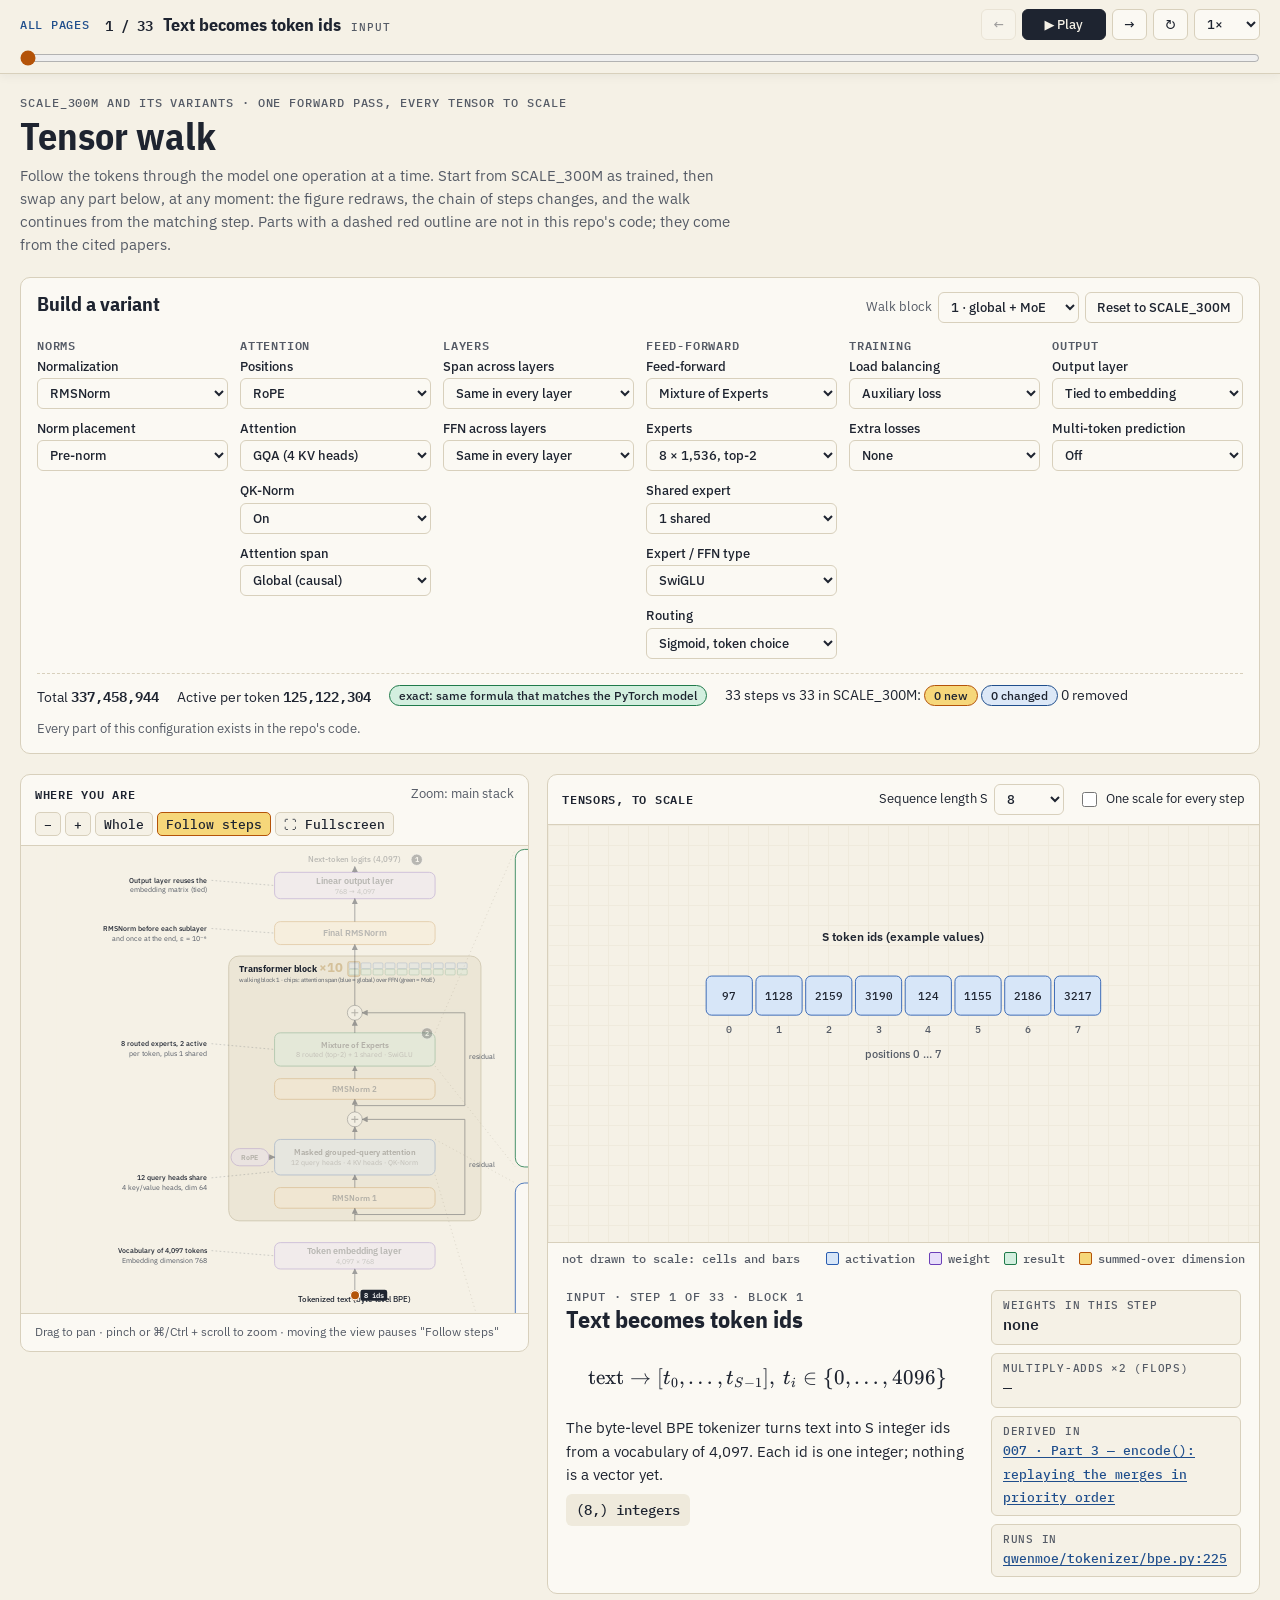
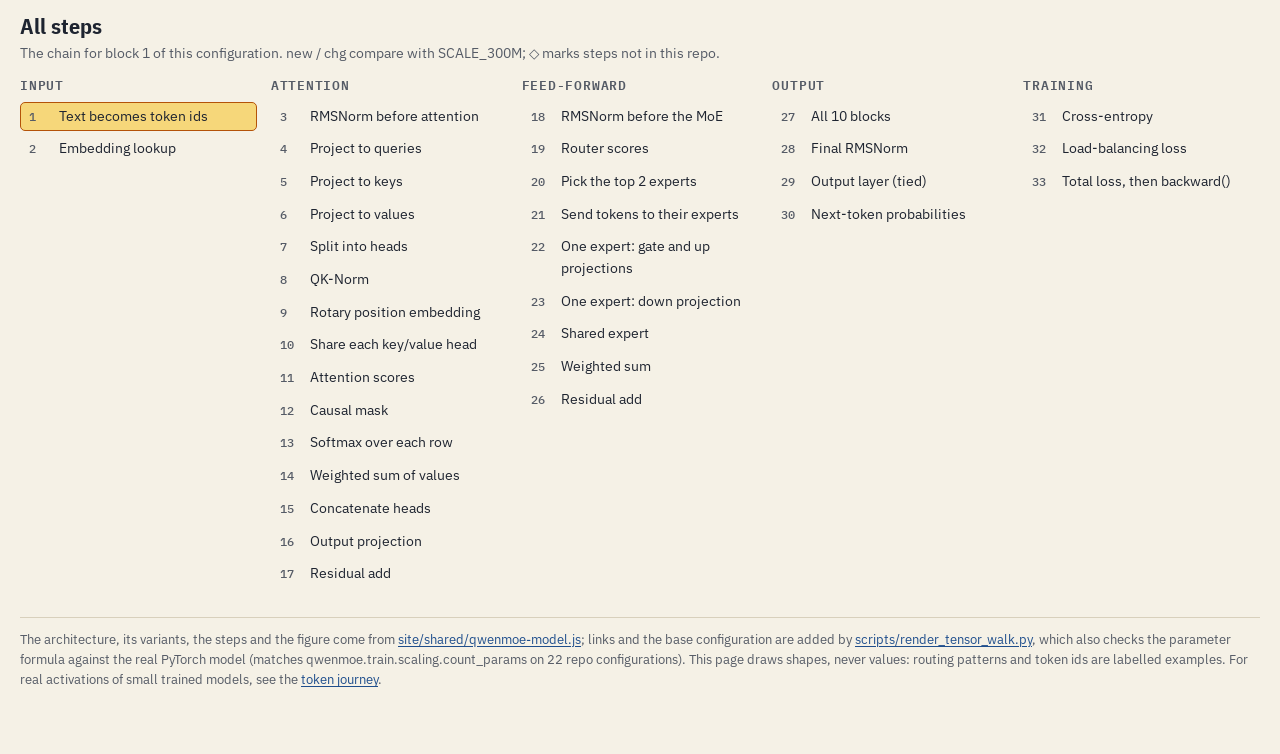
<file: site/tensor-walk/index.html>
<!doctype html>
<html lang="en"><head><meta charset="utf-8"><meta name="viewport" content="width=device-width,initial-scale=1,viewport-fit=cover">
<title>QwenMoE Tensor Walk</title>
<!-- generated by scripts/render_tensor_walk.py from scripts/tensor_walk_template.html; edit those, not this file.
     The architecture (variants, steps, figure, parameter formula) is site/shared/qwenmoe-model.js. -->
<link rel="preconnect" href="https://fonts.googleapis.com"><link rel="preconnect" href="https://fonts.gstatic.com" crossorigin>
<link rel="stylesheet" href="https://fonts.googleapis.com/css2?family=IBM+Plex+Mono:wght@400;500;600&family=IBM+Plex+Sans+Condensed:wght@500;600;700&family=IBM+Plex+Sans:ital,wght@0,400;0,500;0,600;0,700;1,400&display=swap">
<link rel="stylesheet" href="../shared/lib/katex.min.css">
<style>
/* Layout: a workbench. A pinned playhead; the configurator as a parts drawer; then the figure under
   a moving camera beside the current operation drawn to scale; the step list below. */
:root{
  color-scheme: light;
  --paper:#F5F1E6; --sheet:#FBF9F3; --well:#EFEADC; --ink:#1E2430; --ink-2:#555B66; --rule:#D8D0BC; --accent:#1F4E8C;
  --act-f:#D7E6F8; --act-s:#2A5DB0; --w-f:#E7DEFA; --w-s:#6B3FB8; --out-f:#D3EFDF; --out-s:#1F7A4A;
  --inner:#B45309; --inner-f:#F6D77A; --lit:#B4421E; --lit-f:#FBE3DA; --chg:#1F4E8C; --chg-f:#DCE8F7;
  --display:"IBM Plex Sans Condensed","Arial Narrow",system-ui,sans-serif;
  --body:"IBM Plex Sans",system-ui,-apple-system,"Segoe UI",sans-serif;
  --mono:"IBM Plex Mono",ui-monospace,"SFMono-Regular",Menlo,monospace;
}
*{box-sizing:border-box}
[hidden]{display:none!important}
html,body{background:var(--paper)}
body{margin:0;color:var(--ink);font:15px/1.55 var(--body);-webkit-font-smoothing:antialiased}
a{color:var(--accent);text-underline-offset:2px}
:focus-visible{outline:2px solid var(--accent);outline-offset:2px;border-radius:4px}
code{font-family:var(--mono);font-size:.86em;background:var(--well);padding:.05em .3em;border-radius:3px}
button,select{font:inherit;color:inherit}

.bar{position:sticky;top:env(safe-area-inset-top,0px);z-index:30;background:var(--paper);border-bottom:1px solid var(--rule);box-shadow:0 2px 10px rgba(30,36,48,.06)}
.bar-in{max-width:1480px;margin:0 auto;padding:9px 20px;display:flex;flex-wrap:wrap;align-items:center;gap:8px 16px}
.bar .home{font:500 12px var(--mono);letter-spacing:.06em;text-transform:uppercase;text-decoration:none}
.bar .now{display:flex;align-items:baseline;gap:10px;min-width:0;flex:1 1 300px}
.bar .now b{font:600 14px var(--mono);font-variant-numeric:tabular-nums;flex:none}
.bar .now span{font:700 18px/1.2 var(--display);white-space:nowrap;overflow:hidden;text-overflow:ellipsis;min-width:0}
.bar .grp{font:500 11px var(--mono);letter-spacing:.07em;text-transform:uppercase;color:var(--ink-2);flex:none;font-style:normal}
.ctl{display:flex;align-items:center;gap:6px;flex-wrap:wrap}
.btn{border:1px solid var(--rule);background:var(--sheet);border-radius:6px;padding:6px 11px;cursor:pointer;font:500 13px var(--body)}
.btn:hover{border-color:var(--ink-2)}
.btn.primary{background:var(--ink);color:var(--paper);border-color:var(--ink);min-width:84px}
.btn.primary:hover{background:var(--accent);border-color:var(--accent)}
.btn:disabled{opacity:.4;cursor:default}
select{border:1px solid var(--rule);background:var(--sheet);border-radius:6px;padding:5px 8px;font:500 13px var(--body);max-width:100%}
select:disabled{opacity:.5}
.scrub{display:block;width:100%;margin:0;height:18px;accent-color:var(--inner)}
.scrub-wrap{max-width:1480px;margin:0 auto;padding:0 20px 6px}

.wrap{max-width:1480px;margin:0 auto;padding-inline:20px;padding-block:22px 64px;display:grid;gap:20px}
.eyebrow{font:500 11.5px/1.2 var(--mono);letter-spacing:.08em;text-transform:uppercase;color:var(--ink-2)}
h1{font:700 clamp(26px,3.6vw,38px)/1.05 var(--display);margin:6px 0 8px;text-wrap:balance}
.lede{margin:0;max-width:80ch;color:var(--ink-2)}

/* configurator */
.cfg{background:var(--sheet);border:1px solid var(--rule);border-radius:10px;padding:14px 16px;display:grid;gap:12px}
.cfg-head{display:flex;flex-wrap:wrap;align-items:baseline;justify-content:space-between;gap:8px 16px}
.cfg-head h2{font:700 20px/1.1 var(--display);margin:0}
.cfg-head .meta{font-size:13px;color:var(--ink-2)}
.groups{display:grid;grid-template-columns:repeat(6,minmax(0,1fr));gap:12px}
fieldset{border:none;margin:0;padding:0;display:grid;gap:8px;align-content:start;min-width:0}
legend{font:600 11.5px var(--mono);letter-spacing:.07em;text-transform:uppercase;color:var(--ink-2);padding:0;margin-bottom:2px}
.slot{display:grid;gap:2px;min-width:0}
.slot label{font-size:12.5px;font-weight:500}
.slot select{width:100%}
.slot.lit select{border-color:var(--lit);background:var(--lit-f)}
.slot.changed select{box-shadow:inset 3px 0 0 var(--chg)}
.slot small{font-size:11.5px;color:var(--ink-2);line-height:1.3}
.summary{display:flex;flex-wrap:wrap;align-items:center;gap:8px 18px;border-top:1px dashed var(--rule);padding-top:10px;font-size:13.5px}
.summary .num{font:600 14px var(--mono);font-variant-numeric:tabular-nums}
.pill{display:inline-flex;align-items:center;gap:5px;border-radius:999px;padding:2px 9px;font:500 12px var(--body);border:1px solid}
.pill.exact{background:var(--out-f);border-color:var(--out-s)}
.pill.formula{background:var(--lit-f);border-color:var(--lit);color:#7A2A12}
.pill.new{background:var(--inner-f);border-color:var(--inner)}
.pill.chg{background:var(--chg-f);border-color:var(--chg)}
.pill.lit{background:var(--lit-f);border-color:var(--lit);color:#7A2A12;border-style:dashed}
.cites{font-size:12.5px;color:var(--ink-2);display:flex;flex-wrap:wrap;gap:4px 14px}

.panes{display:grid;grid-template-columns:minmax(0,5fr) minmax(0,7fr);gap:18px;align-items:start}
.pane{background:var(--sheet);border:1px solid var(--rule);border-radius:10px;min-width:0;overflow:hidden}
.pane-h{display:flex;flex-wrap:wrap;align-items:center;justify-content:space-between;gap:8px 14px;padding:9px 14px;border-bottom:1px solid var(--rule);font-size:13px;color:var(--ink-2)}
.pane-h b{font:600 12px var(--mono);letter-spacing:.06em;text-transform:uppercase;color:var(--ink)}
#figwrap{aspect-ratio:760/700;max-height:78vh;background:var(--paper)}
#figwrap svg{display:block;width:100%;height:100%}
#figwrap .fig-node{transition:opacity .35s}
#figwrap svg.spot .fig-node:not(.hl){opacity:.28}
#figwrap svg.spot polyline{opacity:.4}
#figwrap .fig-node.hl rect,#figwrap .fig-node.hl circle{stroke:var(--inner)!important;stroke-width:3.4!important}
#figwrap rect.fig-panel.hl{stroke:var(--inner);stroke-width:3}
#token .core{fill:var(--inner);stroke:#FFFFFF;stroke-width:2}
#token .ring{fill:none;stroke:var(--inner);stroke-width:2;transform-box:fill-box;transform-origin:center;animation:ring 1.6s ease-out infinite}
#token .tag rect{fill:var(--ink)}
#token .tag text{fill:#FFFFFF;font-family:var(--mono);font-weight:600}
@keyframes ring{from{transform:scale(1);opacity:.75}to{transform:scale(2.6);opacity:0}}
@media (prefers-reduced-motion:reduce){#token .ring{animation:none;opacity:0}}
#figwrap .fig-link.hl{visibility:visible}
.figctl{display:flex;flex-wrap:wrap;align-items:center;gap:4px}
.figctl button{border:1px solid var(--rule);background:var(--paper);border-radius:5px;padding:3px 8px;cursor:pointer;font:500 12.5px var(--mono);color:var(--ink)}
.figctl button:hover{border-color:var(--ink-2)}
.figctl button[aria-pressed="true"]{background:var(--inner-f);border-color:var(--inner)}
.fs-only{display:none}
#figpane:fullscreen{display:flex;flex-direction:column;border-radius:0;background:var(--paper)}
#figpane:fullscreen #figwrap{flex:1 1 auto;max-height:none;aspect-ratio:auto;min-height:0}
#figpane:fullscreen .fs-only{display:inline-flex}
.fighint{font-size:12px;color:var(--ink-2)}
@media (prefers-reduced-motion:reduce){#figwrap .fig-node{transition:none}}

.opts{display:flex;flex-wrap:wrap;align-items:center;gap:6px 14px}
.opts label{display:inline-flex;align-items:center;gap:6px;color:var(--ink);cursor:pointer}
.opts input[type=checkbox]{accent-color:var(--accent);width:15px;height:15px}
#stagewrap{background:linear-gradient(var(--well) 1px,transparent 1px) 0 0/20px 20px,linear-gradient(90deg,var(--well) 1px,transparent 1px) 0 0/20px 20px,var(--paper)}
#stage{display:block;width:100%;height:auto}
.scale-note{display:flex;flex-wrap:wrap;justify-content:space-between;gap:6px 14px;padding:8px 14px;border-top:1px solid var(--rule);font:500 12px var(--mono);color:var(--ink-2);font-variant-numeric:tabular-nums}
.key{display:flex;flex-wrap:wrap;gap:6px 14px}
.key span{display:inline-flex;align-items:center;gap:6px}
.sw{width:13px;height:13px;border-radius:2px;border:1.5px solid;display:inline-block}

.explain{display:grid;grid-template-columns:minmax(0,1fr) minmax(190px,250px);gap:10px 22px;padding:16px 18px}
.explain h2{font:700 24px/1.1 var(--display);margin:2px 0 6px;text-wrap:balance}
.explain p{margin:0 0 8px;max-width:70ch}
.badges{display:flex;flex-wrap:wrap;gap:6px;margin:2px 0 4px}
.formula{overflow-x:auto;padding:6px 0 8px;font-size:17px}
.shape{font:500 14px var(--mono);background:var(--well);border-radius:6px;padding:7px 10px;display:inline-block;overflow-wrap:anywhere}
.shape .k{color:var(--inner);font-weight:600}
.facts{display:grid;gap:8px;align-content:start;min-width:0}
.fact{border:1px solid var(--rule);border-radius:6px;padding:7px 11px;background:var(--paper);min-width:0}
.fact small{display:block;font:500 10.5px var(--mono);letter-spacing:.07em;text-transform:uppercase;color:var(--ink-2)}
.fact span{font:600 15px var(--mono);font-variant-numeric:tabular-nums}
.fact a{font:500 12.5px var(--mono);word-break:break-word}
.fact.lit{border-color:var(--lit);border-style:dashed;background:var(--lit-f)}

.toc h2{font:700 22px/1.1 var(--display);margin:0 0 4px}
.toc > p{margin:0 0 10px;font-size:13.5px;color:var(--ink-2)}
.toc-groups{display:grid;grid-template-columns:repeat(5,minmax(0,1fr));gap:14px}
.toc-groups h3{font:600 13px var(--mono);letter-spacing:.06em;text-transform:uppercase;color:var(--ink-2);margin:0 0 6px}
.toc ol{list-style:none;margin:0;padding:0;display:grid;gap:3px}
.toc button{width:100%;text-align:left;border:1px solid transparent;background:none;border-radius:5px;padding:3px 8px;cursor:pointer;display:flex;gap:8px;font-size:14px;align-items:baseline}
.toc button b{font:500 12px var(--mono);color:var(--ink-2);min-width:22px;font-variant-numeric:tabular-nums}
.toc button i{margin-left:auto;font:600 10px var(--mono);font-style:normal;border-radius:3px;padding:0 4px;flex:none}
.toc button i.new{background:var(--inner-f);color:#7A4A06}.toc button i.chg{background:var(--chg-f);color:var(--chg)}.toc button i.lit{background:var(--lit-f);color:#7A2A12}
.toc button:hover{background:var(--sheet);border-color:var(--rule)}
.toc button[aria-current="step"]{background:var(--inner-f);border-color:var(--inner)}
.removed{font-size:13px;color:var(--ink-2);margin-top:8px}
.foot{font-size:13px;color:var(--ink-2);border-top:1px solid var(--rule);padding-top:12px;margin:0}

@media (max-width:1240px){.groups{grid-template-columns:repeat(3,minmax(0,1fr))}}
@media (max-width:1060px){.panes{grid-template-columns:minmax(0,1fr)}#figwrap{max-height:none}.toc-groups{grid-template-columns:repeat(2,minmax(0,1fr))}}
@media (max-width:640px){.explain{grid-template-columns:minmax(0,1fr)}.toc-groups,.groups{grid-template-columns:minmax(0,1fr)}}
</style></head><body>

<div class="bar" role="region" aria-label="Playhead">
  <div class="bar-in">
    <a class="home" href="../index.html">All pages</a>
    <div class="now"><b id="nowNum"></b><span id="nowTitle"></span><em class="grp" id="nowGrp"></em></div>
    <div class="ctl">
      <button class="btn" id="prev" type="button" aria-label="Previous step">&larr;</button>
      <button class="btn primary" id="play" type="button">&#9654; Play</button>
      <button class="btn" id="next" type="button" aria-label="Next step">&rarr;</button>
      <button class="btn" id="replay" type="button" aria-label="Replay this step's animation">&#8635;</button>
      <select id="speed" aria-label="Playback speed"><option value="0.5">0.5×</option><option value="1" selected>1×</option><option value="2">2×</option></select>
    </div>
  </div>
  <div class="scrub-wrap"><input class="scrub" id="scrub" type="range" min="0" max="0" value="0" aria-label="Step"></div>
</div>

<div class="wrap">
  <header>
    <div class="eyebrow">SCALE_300M and its variants &middot; one forward pass, every tensor to scale</div>
    <h1>Tensor walk</h1>
    <p class="lede">Follow the tokens through the model one operation at a time. Start from SCALE_300M as trained, then swap any part below, at any moment: the figure redraws, the chain of steps changes, and the walk continues from the matching step. Parts with a dashed red outline are not in this repo's code; they come from the cited papers.</p>
  </header>

  <section class="cfg" aria-label="Configuration">
    <div class="cfg-head">
      <h2>Build a variant</h2>
      <div class="ctl">
        <label for="block" class="meta">Walk block</label><select id="block"></select>
        <button class="btn" id="reset" type="button">Reset to SCALE_300M</button>
      </div>
    </div>
    <div class="groups" id="groups"></div>
    <div class="summary" id="summary"></div>
    <div class="cites" id="cites"></div>
  </section>

  <div class="panes">
    <section class="pane" id="figpane" aria-label="Where in the model">
      <div class="pane-h">
        <b>Where you are</b><span id="zoomName"></span>
        <span class="fs-only" id="figStep" style="font:600 14px var(--display);color:var(--ink)"></span>
        <div class="figctl" role="group" aria-label="Figure view">
          <button type="button" class="fs-only" id="fprev" aria-label="Previous step">&larr;</button>
          <button type="button" class="fs-only" id="fnext" aria-label="Next step">&rarr;</button>
          <button type="button" id="zout" aria-label="Zoom out">&minus;</button>
          <button type="button" id="zin" aria-label="Zoom in">+</button>
          <button type="button" id="zall">Whole</button>
          <button type="button" id="follow" aria-pressed="true">Follow steps</button>
          <button type="button" id="fs">&#x26F6; Fullscreen</button>
        </div>
      </div>
      <div id="figwrap"></div>
      <div class="pane-h fighint" style="border-top:1px solid var(--rule);border-bottom:none">Drag to pan &middot; pinch or &#8984;/Ctrl + scroll to zoom &middot; moving the view pauses "Follow steps"</div>
    </section>
    <section class="pane" aria-label="The operation, drawn to scale">
      <div class="pane-h">
        <b>Tensors, to scale</b>
        <div class="opts">
          <label for="seq">Sequence length S
            <select id="seq"><option>1</option><option>4</option><option selected>8</option><option>16</option><option>32</option><option>64</option><option>128</option><option>256</option><option>512</option><option>1024</option></select></label>
          <label for="one"><input type="checkbox" id="one"> One scale for every step</label>
        </div>
      </div>
      <div id="stagewrap"><svg id="stage" viewBox="0 0 800 470" role="img" aria-label="Tensor shapes for the current step"></svg></div>
      <div class="scale-note"><span id="scaleNote"></span>
        <span class="key"><span><i class="sw" style="background:var(--act-f);border-color:var(--act-s)"></i>activation</span><span><i class="sw" style="background:var(--w-f);border-color:var(--w-s)"></i>weight</span><span><i class="sw" style="background:var(--out-f);border-color:var(--out-s)"></i>result</span><span><i class="sw" style="background:var(--inner-f);border-color:var(--inner)"></i>summed-over dimension</span></span></div>
      <div class="explain">
        <div>
          <div class="eyebrow" id="exGrp"></div>
          <h2 id="exTitle"></h2>
          <div class="badges" id="exBadges"></div>
          <div class="formula" id="exFormula"></div>
          <p id="exText"></p>
          <div class="shape" id="exShape"></div>
        </div>
        <div class="facts">
          <div class="fact"><small>Weights in this step</small><span id="exParams"></span></div>
          <div class="fact"><small>Multiply-adds &times;2 (FLOPs)</small><span id="exFlops"></span></div>
          <div class="fact" id="exSrc1"></div>
          <div class="fact" id="exSrc2"></div>
        </div>
      </div>
    </section>
  </div>

  <section class="toc" aria-label="All steps"><h2>All steps</h2><p id="tocNote"></p><div class="toc-groups" id="toc"></div><div class="removed" id="removed"></div></section>

  <p class="foot">The architecture, its variants, the steps and the figure come from <a href="../shared/qwenmoe-model.js">site/shared/qwenmoe-model.js</a>; links and the base configuration are added by <a href="../../scripts/render_tensor_walk.py">scripts/render_tensor_walk.py</a>, which also checks the parameter formula against the real PyTorch model (<span id="verified"></span>). This page draws shapes, never values: routing patterns and token ids are labelled examples. For real activations of small trained models, see the <a href="../token-journey/index.html">token journey</a>.</p>
</div>

<script src="../shared/lib/katex.min.js"></script>
<script src="../shared/qwenmoe-model.js"></script>
<script src="../shared/svg-viewport.js"></script>
<script>
"use strict";
const DATA = {"base": {"d_model": 768, "n_heads": 12, "n_kv_heads": 4, "n_routed_experts": 8, "top_k": 2, "d_ff": 1536, "vocab_size": 4097, "n_layers": 10, "max_seq_len": 1024, "rope_theta": 10000.0}, "links": {"ids": {"doc": {"href": "../../docs/math/007-tokenizers.md#part-3--encode-replaying-the-merges-in-priority-order", "label": "007 · Part 3 — encode(): replaying the merges in priority order"}, "code": {"href": "../../qwenmoe/tokenizer/bpe.py#L225", "label": "qwenmoe/tokenizer/bpe.py:225"}}, "embed": {"doc": {"href": "../../docs/math/006-full-model-assembly.md#step-1--embedding-lookup", "label": "006 · Step 1 — Embedding lookup"}, "code": {"href": "../../qwenmoe/model/transformer.py#L119", "label": "qwenmoe/model/transformer.py:119"}}, "norm_a": {"doc": {"href": "../../docs/math/006-full-model-assembly.md#step-4--block-0-attn_normx-rmsnorm-pre-norm-position", "label": "006 · Step 4 — Block 0: attn_norm(x) (RMSNorm, pre-norm position)"}, "code": {"href": "../../qwenmoe/model/block.py#L34", "label": "qwenmoe/model/block.py:34"}}, "norm_f": {"doc": {"href": "../../docs/math/006-full-model-assembly.md#step-7--block-0-moe_normx-rmsnorm-again-before-the-moe", "label": "006 · Step 7 — Block 0: moe_norm(x) (RMSNorm again, before the MoE)"}, "code": {"href": "../../qwenmoe/model/block.py#L37", "label": "qwenmoe/model/block.py:37"}}, "norm_final": {"doc": {"href": "../../docs/math/006-full-model-assembly.md#step-16--final_normx", "label": "006 · Step 16 — final_norm(x)"}, "code": {"href": "../../qwenmoe/model/transformer.py#L132", "label": "qwenmoe/model/transformer.py:132"}}, "q": {"doc": {"href": "../../docs/math/004-attention-gqa.md#1a-queries-q--x-w_qtop", "label": "004 · 1a. Queries: q = X W_Qᵀ"}, "code": {"href": "../../qwenmoe/model/attention.py#L198", "label": "qwenmoe/model/attention.py:198"}}, "k": {"doc": {"href": "../../docs/math/004-attention-gqa.md#1b-keys-k--x-w_ktop", "label": "004 · 1b. Keys: k = X W_Kᵀ"}, "code": {"href": "../../qwenmoe/model/attention.py#L199", "label": "qwenmoe/model/attention.py:199"}}, "v": {"doc": {"href": "../../docs/math/004-attention-gqa.md#1c-values-v--x-w_vtop", "label": "004 · 1c. Values: v = X W_Vᵀ"}, "code": {"href": "../../qwenmoe/model/attention.py#L200", "label": "qwenmoe/model/attention.py:200"}}, "split": {"doc": {"href": "../../docs/math/004-attention-gqa.md#step-2--split-the-projections-into-heads", "label": "004 · Step 2 — Split the projections into heads"}, "code": {"href": "../../qwenmoe/model/attention.py#L180", "label": "qwenmoe/model/attention.py:180"}}, "qknorm": {"doc": {"href": "../../docs/math/022-qk-norm.md#step-3--qk-norm---the-operation-this-whole-document-is-about", "label": "022 · Step 3 — QK-norm  ← the operation this whole document is about"}, "code": {"href": "../../qwenmoe/model/attention.py#L208", "label": "qwenmoe/model/attention.py:208"}}, "rope": {"doc": {"href": "../../docs/math/004-attention-gqa.md#4rope--the-real-default-positional_schemerope", "label": "004 · 4·RoPE — the real default (positional_scheme=\"rope\")"}, "code": {"href": "../../qwenmoe/model/positional.py#L23", "label": "qwenmoe/model/positional.py:23"}}, "alibi": {"doc": {"href": "../../docs/math/004-attention-gqa.md#step-8--add-the-positional-score-bias-alibi-only", "label": "004 · Step 8 — Add the positional score bias (ALiBi only)"}, "code": {"href": "../../qwenmoe/model/positional.py#L87", "label": "qwenmoe/model/positional.py:87"}}, "gqa": {"doc": {"href": "../../docs/math/004-attention-gqa.md#step-5--gqa-replicate-k-and-v-up-to-n_heads", "label": "004 · Step 5 — GQA: replicate K and V up to n_heads"}, "code": {"href": "../../qwenmoe/model/attention.py#L216", "label": "qwenmoe/model/attention.py:216"}}, "scores": {"doc": {"href": "../../docs/math/004-attention-gqa.md#step-6--raw-attention-scores-qktop", "label": "004 · Step 6 — Raw attention scores QKᵀ"}, "code": {"href": "../../qwenmoe/model/attention.py#L219", "label": "qwenmoe/model/attention.py:219"}}, "mask": {"doc": {"href": "../../docs/math/004-attention-gqa.md#step-9--the-causal-mask", "label": "004 · Step 9 — The causal mask"}, "code": {"href": "../../qwenmoe/model/attention.py#L26", "label": "qwenmoe/model/attention.py:26"}}, "softmax": {"doc": {"href": "../../docs/math/004-attention-gqa.md#step-10--softmax", "label": "004 · Step 10 — Softmax"}, "code": {"href": "../../qwenmoe/model/attention.py#L231", "label": "qwenmoe/model/attention.py:231"}}, "weighted": {"doc": {"href": "../../docs/math/004-attention-gqa.md#step-11--weighted-sum-with-the-values", "label": "004 · Step 11 — Weighted sum with the values"}, "code": {"href": "../../qwenmoe/model/attention.py#L233", "label": "qwenmoe/model/attention.py:233"}}, "concat": {"doc": {"href": "../../docs/math/004-attention-gqa.md#12a-transpose1-2contiguousview--concatenate-heads", "label": "004 · 12a. transpose(1, 2).contiguous().view(...) = concatenate heads"}, "code": {"href": "../../qwenmoe/model/attention.py#L235", "label": "qwenmoe/model/attention.py:235"}}, "wo": {"doc": {"href": "../../docs/math/004-attention-gqa.md#12b-output-projection-w_o", "label": "004 · 12b. Output projection W_O"}, "code": {"href": "../../qwenmoe/model/attention.py#L181", "label": "qwenmoe/model/attention.py:181"}}, "mla_dkv": {"doc": {"href": "../../docs/math/016-mla-attention.md#step-1--compress-once-the-latent-ckv", "label": "016 · Step 1 — Compress once: the latent c^KV"}, "code": {"href": "../../qwenmoe/model/attention.py#L290", "label": "qwenmoe/model/attention.py:290"}}, "mla_uk": {"doc": {"href": "../../docs/math/016-mla-attention.md#step-2--up-project-the-key-content-per-head-from-that-latent", "label": "016 · Step 2 — Up-project the key content, per head, from that latent"}, "code": {"href": "../../qwenmoe/model/attention.py#L291", "label": "qwenmoe/model/attention.py:291"}}, "mla_uv": {"doc": {"href": "../../docs/math/016-mla-attention.md#step-3--up-project-the-value-per-head-from-the-same-latent", "label": "016 · Step 3 — Up-project the value, per head, from the same latent"}, "code": {"href": "../../qwenmoe/model/attention.py#L292", "label": "qwenmoe/model/attention.py:292"}}, "mla_qr": {"doc": {"href": "../../docs/math/016-mla-attention.md#step-5--the-decoupled-rope-slices-before-rotation", "label": "016 · Step 5 — The decoupled-RoPE slices, before rotation"}, "code": {"href": "../../qwenmoe/model/attention.py#L300", "label": "qwenmoe/model/attention.py:300"}}, "mla_kr": {"doc": {"href": "../../docs/math/016-mla-attention.md#step-5--the-decoupled-rope-slices-before-rotation", "label": "016 · Step 5 — The decoupled-RoPE slices, before rotation"}, "code": {"href": "../../qwenmoe/model/attention.py#L301", "label": "qwenmoe/model/attention.py:301"}}, "mla_rope": {"doc": {"href": "../../docs/math/016-mla-attention.md#step-6--rotate-the-slices-and-why-decoupling-is-necessary", "label": "016 · Step 6 — Rotate the slices (and why decoupling is necessary)"}, "code": {"href": "../../qwenmoe/model/attention.py#L324", "label": "qwenmoe/model/attention.py:324"}}, "mla_cat": {"doc": {"href": "../../docs/math/016-mla-attention.md#step-8--concatenate-content--rope-per-head", "label": "016 · Step 8 — Concatenate content + rope, per head"}, "code": {"href": "../../qwenmoe/model/attention.py#L341", "label": "qwenmoe/model/attention.py:341"}}, "res1": {"doc": {"href": "../../docs/math/006-full-model-assembly.md#step-6--block-0-residual-add-around-attention", "label": "006 · Step 6 — Block 0: residual add around attention"}, "code": {"href": "../../qwenmoe/model/block.py#L34", "label": "qwenmoe/model/block.py:34"}}, "res2": {"doc": {"href": "../../docs/math/006-full-model-assembly.md#step-9--block-0-residual-add-around-the-moe", "label": "006 · Step 9 — Block 0: residual add around the MoE"}, "code": {"href": "../../qwenmoe/model/block.py#L38", "label": "qwenmoe/model/block.py:38"}}, "router": {"doc": {"href": "../../docs/math/025-moe-routing-sigmoid-and-router-z-loss.md#part-2--score_and_selects-sigmoid-branch-derived-and-computed", "label": "025 · Part 2 — score_and_select's sigmoid branch, derived and computed"}, "code": {"href": "../../qwenmoe/model/moe.py#L87", "label": "qwenmoe/model/moe.py:87"}}, "topk": {"doc": {"href": "../../docs/math/005-moe-layer.md#step-4--selection-scores-top-k-and-renormalised-weights", "label": "005 · Step 4 — Selection scores, top-k, and renormalised weights"}, "code": {"href": "../../qwenmoe/model/moe.py#L140", "label": "qwenmoe/model/moe.py:140"}}, "dispatch": {"doc": {"href": "../../docs/math/005-moe-layer.md#6a-finding-an-experts-tokens--topk_indices--enonzero", "label": "005 · 6a. Finding an expert's tokens — (topk_indices == e).nonzero"}, "code": {"href": "../../qwenmoe/model/moe.py#L322", "label": "qwenmoe/model/moe.py:322"}}, "expert_up": {"doc": {"href": "../../docs/math/005-moe-layer.md#6c-what-one-swiglu-expert-computes--deriving-the-formula", "label": "005 · 6c. What one SwiGLU expert computes — deriving the formula"}, "code": {"href": "../../qwenmoe/model/moe.py#L60", "label": "qwenmoe/model/moe.py:60"}}, "expert_down": {"doc": {"href": "../../docs/math/005-moe-layer.md#6c-what-one-swiglu-expert-computes--deriving-the-formula", "label": "005 · 6c. What one SwiGLU expert computes — deriving the formula"}, "code": {"href": "../../qwenmoe/model/moe.py#L60", "label": "qwenmoe/model/moe.py:60"}}, "shared": {"doc": {"href": "../../docs/math/005-moe-layer.md#step-7--the-shared-expert-on-every-token", "label": "005 · Step 7 — The shared expert, on every token"}, "code": {"href": "../../qwenmoe/model/moe.py#L477", "label": "qwenmoe/model/moe.py:477"}}, "combine": {"doc": {"href": "../../docs/math/005-moe-layer.md#6g-gate-weights-and-the-scatter-add", "label": "005 · 6g. Gate weights and the scatter-add"}, "code": {"href": "../../qwenmoe/model/moe.py#L472", "label": "qwenmoe/model/moe.py:472"}}, "blocks": {"doc": {"href": "../../docs/math/006-full-model-assembly.md#steps-1015--block-1", "label": "006 · Steps 10–15 — Block 1"}, "code": {"href": "../../qwenmoe/model/transformer.py#L121", "label": "qwenmoe/model/transformer.py:121"}}, "head": {"doc": {"href": "../../docs/math/006-full-model-assembly.md#step-17--lm_headnormed-the-tied-output-head", "label": "006 · Step 17 — lm_head(normed): the tied output head"}, "code": {"href": "../../qwenmoe/model/transformer.py#L133", "label": "qwenmoe/model/transformer.py:133"}}, "mtp": {"doc": {"href": "../../docs/math/028-multi-token-prediction.md#part-2--mtp-head-depth-1-mtpheadforward-one-operation-at-a-time", "label": "028 · Part 2 — MTP head, depth 1: MTPHead.forward, one operation at a time"}, "code": {"href": "../../qwenmoe/model/mtp.py#L28", "label": "qwenmoe/model/mtp.py:28"}}, "next": {"doc": {"href": "../../docs/math/011-inference-generation.md#step-8--keep-only-the-last-position", "label": "011 · Step 8 — Keep only the last position"}, "code": {"href": "../../qwenmoe/model/generate.py#L99", "label": "qwenmoe/model/generate.py:99"}}, "loss_ce": {"doc": {"href": "../../docs/math/010-training-loop.md#43-fcross_entropy--derived-from-scratch", "label": "010 · 4.3 F.cross_entropy — derived from scratch"}, "code": {"href": "../../qwenmoe/train/trainer.py#L273", "label": "qwenmoe/train/trainer.py:273"}}, "loss_aux": {"doc": {"href": "../../docs/math/005-moe-layer.md#step-9--the-load-balancing-auxiliary-loss", "label": "005 · Step 9 — The load-balancing auxiliary loss"}, "code": {"href": "../../qwenmoe/model/moe.py#L175", "label": "qwenmoe/model/moe.py:175"}}, "loss_rz": {"doc": {"href": "../../docs/math/025-moe-routing-sigmoid-and-router-z-loss.md#part-5--the-router-z-loss-derived-from-zero", "label": "025 · Part 5 — The router z-loss, derived from zero"}, "code": {"href": "../../qwenmoe/model/moe.py#L510", "label": "qwenmoe/model/moe.py:510"}}, "loss_oz": {"doc": {"href": "../../docs/math/024-mixed-precision-and-z-loss.md#part-5--cross-entropys-shift-invariance-the-proof-and-the-z-loss-on-real-numbers", "label": "024 · Part 5 — Cross-entropy's shift-invariance (the proof), and the z-loss on real numbers"}, "code": {"href": "../../qwenmoe/train/trainer.py#L286", "label": "qwenmoe/train/trainer.py:286"}}, "loss_mtp": {"doc": {"href": "../../docs/math/028-multi-token-prediction.md#part-5--training-mtp_lambda-in-the-total-loss", "label": "028 · Part 5 — Training: mtp_lambda in the total loss"}, "code": {"href": "../../qwenmoe/train/trainer.py#L300", "label": "qwenmoe/train/trainer.py:300"}}, "loss_bias": {"doc": {"href": "../../docs/math/038-gradient-accumulation-fair-rematch.md#part-5--lossfreebalancer-a-second-independent-obstacle", "label": "038 · Part 5 — LossFreeBalancer: a second, independent obstacle"}, "code": {"href": "../../qwenmoe/model/moe.py#L193", "label": "qwenmoe/model/moe.py:193"}}, "loss_total": {"doc": {"href": "../../docs/math/010-training-loop.md#44-adding-the-auxiliary-loss", "label": "010 · 4.4 Adding the auxiliary loss"}, "code": {"href": "../../qwenmoe/train/trainer.py#L304", "label": "qwenmoe/train/trainer.py:304"}}}, "preset": "SCALE_300M", "verified": 22};
const BASE = DATA.base, LINKS = DATA.links;
const $ = id => document.getElementById(id);
const NS = "http://www.w3.org/2000/svg";
const W = 800, H = 470, PAD = 22;
const COL = { act: ["#D7E6F8", "#2A5DB0"], weight: ["#E7DEFA", "#6B3FB8"], out: ["#D3EFDF", "#1F7A4A"],
  inner: "#B45309", innerF: "#F6D77A", ink: "#1E2430", ink2: "#555B66", rule: "#B9AF97", dark: "#3B4250", lit: "#B4421E" };
const HEADS = ["#BFD7F5","#F7D2B5","#CDEBD8","#E6D6F7","#F6E3A8","#C9E7EE","#F2C9D3","#DCE6B8","#D8D0BC","#BBD3E8","#F0D9C4","#D5E8CF"];
const fmt = n => n.toLocaleString("en-US");
const compact = n => n >= 1e9 ? (n / 1e9).toFixed(2) + "G" : n >= 1e6 ? (n / 1e6).toFixed(2) + "M" : n >= 1e3 ? (n / 1e3).toFixed(1) + "k" : String(n);
const esc = s => String(s).replace(/[&<>"]/g, c => ({"&":"&amp;","<":"&lt;",">":"&gt;",'"':"&quot;"}[c]));
const reduced = window.matchMedia("(prefers-reduced-motion: reduce)").matches;
$("verified").textContent = `matches qwenmoe.train.scaling.count_params on ${DATA.verified} repo configurations`;

/* ---------------- state ---------------- */
const state = { i: 0, S: 8, one: false, playing: false, speed: 1, cfg: Object.assign({}, QM.DEFAULT), block: 0 };
try {
  const saved = JSON.parse(localStorage.getItem("tensorwalk2") || "{}");
  if (saved.S) state.S = saved.S;
  if (saved.one) state.one = true;
  if (saved.cfg) for (const k of Object.keys(QM.DEFAULT)) if (saved.cfg[k] && QM.opt(k, saved.cfg[k])) state.cfg[k] = saved.cfg[k];
  if (Number.isInteger(saved.block) && saved.block < BASE.n_layers) state.block = saved.block;
} catch (e) {}
const save = () => { try { localStorage.setItem("tensorwalk2", JSON.stringify({ S: state.S, one: state.one, cfg: state.cfg, block: state.block })); } catch (e) {} };
$("seq").value = String(state.S); $("one").checked = state.one;

let STEPS = [], DIMS = null;
const BASE_STEPS = QM.buildSteps(BASE, QM.DEFAULT, 0);
const sig = s => JSON.stringify([s.title, s.op, s.spec, s.formula]);
const BASE_SIG = Object.fromEntries(BASE_STEPS.map(s => [s.key, sig(s)]));
const diffOf = s => !(s.key in BASE_SIG) ? "new" : BASE_SIG[s.key] !== sig(s) ? "chg" : "";

/* example routing, labelled on the page: token t picks k distinct experts */
function route(t) {
  const { N, k } = DIMS, out = [];
  for (let j = 0; out.length < k; j++) {
    let e = (t * (2 * j + 3) + 2 + 3 * j) % N;
    while (out.includes(e)) e = (e + 1) % N;
    out.push(e);
  }
  return out;
}
const loads = () => { const c = new Array(DIMS.N).fill(0); for (let t = 0; t < state.S; t++) route(t).forEach(e => c[e]++); return c; };
const capacity = () => Math.ceil(1.25 * DIMS.k * state.S / DIMS.N);
const ecCap = () => Math.max(1, Math.round(state.S * DIMS.k / DIMS.N));
function ne() {
  if (state.cfg.router === "expertChoice") return ecCap();
  const n = loads()[2];
  return state.cfg.balance === "capacity" ? Math.min(n, capacity()) : n;
}
const dim = x => x === "S" ? state.S : x === "n_e" ? ne() : x;
const shp = t => t.shape.map(dim);

/* ---------------- configurator ---------------- */
function buildConfigurator() {
  const groups = [...new Set(QM.SLOTS.map(s => s.group))];
  $("groups").innerHTML = groups.map(g => `<fieldset><legend>${esc(g)}</legend>` +
    QM.SLOTS.filter(s => s.group === g).map(s => `<div class="slot" id="slot-${s.id}"><label for="sel-${s.id}">${esc(s.label)}</label>
      <select id="sel-${s.id}" data-slot="${s.id}">${s.options.map(o => `<option value="${o.id}">${esc(o.label)}${o.repo ? "" : "  ◇ not in repo"}</option>`).join("")}</select>
      <small id="why-${s.id}"></small></div>`).join("") + `</fieldset>`).join("");
  $("groups").addEventListener("change", e => {
    const sel = e.target.closest("select[data-slot]"); if (!sel) return;
    state.cfg[sel.dataset.slot] = sel.value; save(); rebuild(true);
  });
}
function syncConfigurator() {
  const off = QM.inactive(state.cfg);
  for (const s of QM.SLOTS) {
    const sel = $("sel-" + s.id), o = QM.opt(s.id, state.cfg[s.id]);
    sel.value = state.cfg[s.id]; sel.disabled = !!off[s.id];
    const box = $("slot-" + s.id);
    box.classList.toggle("lit", !off[s.id] && !o.repo);
    box.classList.toggle("changed", state.cfg[s.id] !== QM.DEFAULT[s.id]);
    $("why-" + s.id).textContent = off[s.id] ? off[s.id] : (!o.repo ? "not in this repo's code" : "");
  }
  const lys = QM.layers(BASE, state.cfg);
  $("block").innerHTML = lys.map((l, i) => `<option value="${i}">${i + 1} · ${l.local ? "sliding" : "global"} + ${l.dense ? "dense" : "MoE"}</option>`).join("");
  $("block").value = String(state.block);
  const p = QM.params(BASE, state.cfg);
  const added = STEPS.filter(s => diffOf(s) === "new").length, changed = STEPS.filter(s => diffOf(s) === "chg").length;
  const removed = BASE_STEPS.filter(b => !STEPS.some(s => s.key === b.key));
  $("summary").innerHTML =
    `<span>Total <span class="num">${fmt(p.total)}</span></span><span>Active per token <span class="num">${fmt(p.active)}</span></span>` +
    (p.mtp ? `<span>MTP head (training only) <span class="num">${fmt(p.mtp)}</span></span>` : "") +
    (p.exact ? `<span class="pill exact">exact: same formula that matches the PyTorch model</span>` : `<span class="pill formula">formula estimate: includes parts not in this repo</span>`) +
    `<span>${STEPS.length} steps vs ${BASE_STEPS.length} in ${esc(DATA.preset)}: ` +
    `<span class="pill new">${added} new</span> <span class="pill chg">${changed} changed</span> ${removed.length} removed</span>`;
  const cites = QM.SLOTS.filter(s => !off[s.id] && !QM.opt(s.id, state.cfg[s.id]).repo)
    .map(s => { const o = QM.opt(s.id, state.cfg[s.id]); return `<span>◇ ${esc(s.label)}: ${esc(o.label)}, <a href="${o.cite.href}" target="_blank" rel="noopener">${esc(o.cite.label)}</a></span>`; });
  $("cites").innerHTML = cites.length ? cites.join("") : `<span>Every part of this configuration exists in the repo's code.</span>`;
  $("removed").textContent = removed.length ? `Not in this chain (present in ${DATA.preset}): ${removed.map(s => s.title).join(" · ")}` : "";
}

/* ---------------- figure + camera ---------------- */
let fig = null, vp = null, camAnim = 0, follow = true, lastStep = null, token = null, tokAnim = 0;
let tokPt = null, tokZoom = null, camTo = null;
const ZONES = { col: ["f-out", "f-head", "f-block", "f-emb", "f-in"], block: ["f-block"], attn: ["f-attn-inset"], moe: ["f-moe-inset"], swiglu: ["f-swiglu"], loss: ["f-losses"], all: null };
const ZNAME = { col: "main stack", block: "transformer block", attn: "attention", moe: "feed-forward", swiglu: "inside one expert", loss: "training losses", all: "whole model" };
function setFollow(on) {
  follow = on; $("follow").setAttribute("aria-pressed", String(on));
  if (on && lastStep) camera(lastStep);
}
function drawFigure() {
  const isBase = Object.keys(QM.DEFAULT).every(k => state.cfg[k] === QM.DEFAULT[k]);
  $("figwrap").innerHTML = QM.drawFigure(BASE, state.cfg, state.block, `QwenMoE · ${isBase ? DATA.preset : DATA.preset + " variant"}`);
  fig = $("figwrap").querySelector("svg");
  fig.removeAttribute("width"); fig.removeAttribute("height");
  fig.setAttribute("preserveAspectRatio", "xMidYMid meet");
  token = document.createElementNS(NS, "g");
  token.id = "token";
  token.innerHTML = `<circle class="ring" r="8"/><circle class="core" r="8"/><g class="tag"><rect rx="4"/><text></text></g>`;
  fig.appendChild(token);
  vp = SvgViewport.attach(fig, { onManual: () => setFollow(false) });
  tokPt = null; tokZoom = null;
}
const el = id => fig.querySelector("#" + id);
function bbox(ids) {
  let b = null;
  for (const id of ids) {
    const e = el(id); if (!e) continue;
    const r = e.getBBox();
    b = b ? { x1: Math.min(b.x1, r.x), y1: Math.min(b.y1, r.y), x2: Math.max(b.x2, r.x + r.width), y2: Math.max(b.y2, r.y + r.height) }
          : { x1: r.x, y1: r.y, x2: r.x + r.width, y2: r.y + r.height };
  }
  return b;
}
const inside = (b, z) => !z || (b.x1 >= z.x1 - 2 && b.x2 <= z.x2 + 2 && b.y1 >= z.y1 - 2 && b.y2 <= z.y2 + 2);

/* where the token is for a step: the top edge of the step's main element (where its result
   leaves, on the outgoing wire), picked from the focus list inside the region the camera shows */
function anchor(step) {
  const zone = ZONES[step.zoom] ? bbox(ZONES[step.zoom]) : null;
  const ids = step.focus.filter(id => !id.startsWith("f-link") && !id.startsWith("f-tap") && el(id));
  const pick = ids.find(id => inside(bbox([id]), zone)) || ids[0];
  if (!pick) return null;
  const b = bbox([pick]);
  return [(b.x1 + b.x2) / 2, b.y1];
}
function tapPoint(step) {
  const taps = step.focus.filter(id => id.startsWith("f-tap") && el(id));
  if (!taps.length) return null;
  const b = bbox([taps[taps.length - 1]]);
  return [(b.x1 + b.x2) / 2, (b.y1 + b.y2) / 2];
}
function resultShape(step) {
  const sp = step.spec, j = a => a.map(fmt).join(" × ");
  switch (step.op) {
    case "matmul": return (sp.batch > 1 ? sp.batch + " × " : "") + j(shp(sp.c));
    case "elementwise": { const r = sp.rows[0]; return (r.stack > 1 ? r.stack + " × " : "") + j(shp(r.out)); }
    case "add": return j(shp(sp.out));
    case "reshape": { const r = sp.rows[0]; return sp.reverse ? j(shp(r.inp)) : r.heads + " × " + j(shp(r.out)); }
    case "repeat": return sp.heads + " × " + j(shp(sp.rows[0].inp));
    case "mask": case "softmax": return sp.stack + " × " + fmt(state.S) + " × " + fmt(state.S);
    case "ids": return fmt(state.S) + " ids";
    case "topk": return sp.expertChoice ? DIMS.N + " × " + ecCap() : fmt(state.S) + " × " + DIMS.k;
    case "dispatch": return (sp.expertChoice ? DIMS.N * ecCap() : DIMS.k * state.S) + " rows";
    case "blocks": return fmt(state.S) + " × " + fmt(DIMS.d);
    case "next": return "1 × " + fmt(sp.v);
    case "losses": return sp.focus === "total" ? "scalar" : "→ 1 number";
  }
  return "";
}
function placeToken(pt, label, view) {
  const k = view[2] / 760, r = 8 * k, fs = 11.5 * k;
  token.setAttribute("transform", `translate(${pt[0].toFixed(1)},${pt[1].toFixed(1)})`);
  token.querySelectorAll("circle").forEach(c => c.setAttribute("r", r.toFixed(2)));
  const t = token.querySelector("text"), rc = token.querySelector("rect");
  t.textContent = label; t.setAttribute("font-size", fs.toFixed(2));
  t.setAttribute("x", (r * 1.9).toFixed(1)); t.setAttribute("y", (fs * 0.36).toFixed(1));
  const w = label.length * fs * 0.62 + fs;
  rc.setAttribute("x", (r * 1.9 - fs * 0.5).toFixed(1)); rc.setAttribute("y", (-fs * 0.85).toFixed(1));
  rc.setAttribute("width", w.toFixed(1)); rc.setAttribute("height", (fs * 1.7).toFixed(1));
}
/* move the token: along the wires within one region, a fade when the region changes,
   source-to-box along the connector on loss steps */
function moveToken(step, view) {
  const end = anchor(step); if (!end) { token.setAttribute("opacity", 0); return; }
  const label = resultShape(step), tap = step.key.startsWith("loss_") && step.key !== "loss_total" ? tapPoint(step) : null;
  let path;
  if (tap) path = [tap, end];
  else if (tokPt && tokZoom === step.zoom) path = Math.abs(tokPt[0] - end[0]) < 3 ? [tokPt, end] : [tokPt, [tokPt[0], end[1]], end];
  else path = [end];
  tokPt = end; tokZoom = step.zoom;
  const me = ++tokAnim, dur = reduced || path.length === 1 ? 0 : 700 / state.speed, t0 = performance.now();
  const segs = path.slice(1).map((p, i) => Math.hypot(p[0] - path[i][0], p[1] - path[i][1])), total = segs.reduce((a, b) => a + b, 0) || 1;
  const at = f => {
    let d = f * total;
    for (let i = 0; i < segs.length; i++) {
      if (d <= segs[i] || i === segs.length - 1) { const u = segs[i] ? Math.min(1, d / segs[i]) : 1; return [path[i][0] + (path[i + 1][0] - path[i][0]) * u, path[i][1] + (path[i + 1][1] - path[i][1]) * u]; }
      d -= segs[i];
    }
    return end;
  };
  placeToken(end, label, view);
  token.setAttribute("opacity", 1);
  if (!dur) {
    if (path.length === 1 && !reduced) { token.setAttribute("opacity", 0); setTimeout(() => me === tokAnim && token.setAttribute("opacity", 1), 120); }
    return;
  }
  setTimeout(() => { if (me === tokAnim) placeToken(end, label, view); }, dur + 80);
  const ease = t => t < .5 ? 2 * t * t : 1 - Math.pow(-2 * t + 2, 2) / 2;
  (function frame(now) {
    if (me !== tokAnim) return;
    const t = Math.min(1, (now - t0) / dur);
    placeToken(at(ease(t)), label, view);
    if (t < 1) requestAnimationFrame(frame);
  })(performance.now());
}
function setVB(v) { vp.set(v); }
function camera(step) {
  lastStep = step;
  fig.querySelectorAll(".hl").forEach(e => e.classList.remove("hl"));
  step.focus.forEach(id => { const e = el(id); if (e) e.classList.add("hl"); });
  fig.classList.add("spot");
  $("zoomName").textContent = (follow ? "Zoom: " + ZNAME[step.zoom] : "Free view") + (["block", "attn", "moe", "swiglu"].includes(step.zoom) ? ` · block ${state.block + 1}` : "");
  if (!follow) { moveToken(step, vp.get()); return; }
  const z = ZONES[step.zoom] ? bbox(ZONES[step.zoom]) : null;
  const padv = 16, full = vp.full();
  const to = z ? [(step.zoom === "col" ? 20 : z.x1) - padv, z.y1 - padv, z.x2 - (step.zoom === "col" ? 20 : z.x1) + 2 * padv, z.y2 - z.y1 + 2 * padv] : full;
  const from = vp.get();
  camTo = to;
  setVB(to);
  moveToken(step, to);
  const dur = reduced ? 0 : 650 / state.speed, t0 = performance.now(), me = ++camAnim;
  if (!dur) return;
  setTimeout(() => { if (me === camAnim && follow) setVB(to); }, dur + 80);
  const ease = t => t < .5 ? 2 * t * t : 1 - Math.pow(-2 * t + 2, 2) / 2;
  (function frame(now) {
    if (me !== camAnim || !follow) return;
    const t = Math.min(1, (now - t0) / dur);
    setVB(from.map((v, k) => v + (to[k] - v) * ease(t)));
    if (t < 1) requestAnimationFrame(frame);
  })(performance.now());
}

/* ---------------- stage primitives ---------------- */
let parts = [], anims = [], notes = [];
const add = s => parts.push(s);
function rect(x, y, w, h, role, attrs = "") {
  if (h < 2 || w < 2) notes.push("thin");
  const [f, s] = COL[role] || COL.act;
  add(`<rect x="${x.toFixed(1)}" y="${y.toFixed(1)}" width="${Math.max(w, 2).toFixed(1)}" height="${Math.max(h, 2).toFixed(1)}" fill="${f}" stroke="${s}" stroke-width="1.3" ${attrs}/>`);
}
function txt(x, y, s, o = {}) {
  add(`<text x="${x.toFixed(1)}" y="${y.toFixed(1)}" font-family="${o.mono ? "IBM Plex Mono,monospace" : "IBM Plex Sans,sans-serif"}" font-size="${o.size || 13}" font-weight="${o.weight || 500}" fill="${o.fill || COL.ink}" text-anchor="${o.anchor || "start"}"${o.id ? ` id="${o.id}"` : ""}>${s}</text>`);
}
function label(name, sh, kIndex) {
  const p = sh.map((v, j) => j === kIndex ? `<tspan fill="${COL.inner}" font-weight="700">${fmt(v)}</tspan>` : fmt(v)).join(" × ");
  return `<tspan font-weight="600">${esc(name)}</tspan><tspan fill="${COL.ink2}" font-family="IBM Plex Mono,monospace" font-size="12">  ${p}</tspan>`;
}
function stack(x, y, w, h, role, n) {
  const k = Math.min(n - 1, 2);
  for (let j = k; j >= 1; j--) rect(x + 7 * j, y - 7 * j, w, h, role, 'opacity="0.55"');
  return k * 7;
}
const anim = fn => anims.push(fn);
const clamp01 = x => Math.max(0, Math.min(1, x));
const q = sel => $("stage").querySelector(sel);
const qa = sel => $("stage").querySelectorAll(sel);

const L = {
  matmul: {
    need(sp) {
      const [m, k] = shp(sp.a), n = shp(sp.b)[1], ex = sp.batch > 1 ? 14 : 0;
      return Math.min((W - 2 * PAD - 150 - 30 - ex) / (k + n), (H - 2 * PAD - 44 - 64 - 30 - ex) / (k + Math.max(m, 0)));
    },
    draw(sp, sc) {
      const [m, k] = shp(sp.a), n = shp(sp.b)[1], b = sp.batch || 1, ex = b > 1 ? 14 : 0, G = 30;
      const aw = k * sc, ah = Math.max(m * sc, 2), bw = Math.max(n * sc, 2), bh = k * sc;
      const cw = aw + G + bw, ch = bh + G + ah;
      const x0 = PAD + 150 + Math.max(0, (W - 2 * PAD - 150 - cw - ex) / 2 - 40);
      const y0 = PAD + 44 + ex + Math.max(0, (H - 2 * PAD - 44 - 64 - ch - ex) / 2);
      const B = [x0 + aw + G, y0], A = [x0, y0 + bh + G], Cc = [x0 + aw + G, y0 + bh + G];
      if (b > 1) { stack(...A, aw, ah, sp.a.role, b); stack(...B, bw, bh, sp.b.role, b); stack(...Cc, bw, ah, "out", b); }
      add(`<g id="mA">`); rect(...A, aw, ah, sp.a.role); add(`</g>`);
      add(`<g id="mB">`); rect(...B, bw, bh, sp.b.role); add(`</g>`);
      add(`<rect x="${Cc[0]}" y="${Cc[1]}" width="${bw}" height="${ah}" fill="none" stroke="${COL.out[1]}" stroke-dasharray="4 3"/>`);
      add(`<rect id="mC" x="${Cc[0]}" y="${Cc[1]}" width="${bw}" height="${ah}" fill="${COL.out[0]}" stroke="${COL.out[1]}" stroke-width="1.3"/>`);
      add(`<rect id="mRow" x="${A[0]}" y="${A[1]}" width="${aw}" height="${Math.max(sc, 2)}" fill="${COL.innerF}" opacity="0"/>`);
      add(`<g id="mK" stroke="${COL.inner}" stroke-width="2.4">
        <path d="M${A[0]},${A[1] + ah + 7} H${A[0] + aw} M${A[0]},${A[1] + ah + 3} V${A[1] + ah + 11} M${A[0] + aw},${A[1] + ah + 3} V${A[1] + ah + 11}"/>
        <path d="M${B[0] - 7},${B[1]} V${B[1] + bh} M${B[0] - 11},${B[1]} H${B[0] - 3} M${B[0] - 11},${B[1] + bh} H${B[0] - 3}"/></g>`);
      txt(A[0] + aw / 2, A[1] + ah + 26, `k = ${fmt(k)}`, { anchor: "middle", fill: COL.inner, weight: 700, mono: true, size: 12 });
      txt(B[0] - 16, B[1] + bh / 2 + 4, `k = ${fmt(k)}`, { anchor: "end", fill: COL.inner, weight: 700, mono: true, size: 12 });
      txt(A[0] - 10, A[1] + ah / 2 + 4, label(sp.a.name, [m, k], 1), { anchor: "end" });
      txt(B[0] + bw / 2, B[1] - 12 - ex, label(sp.b.name, [k, n], 0), { anchor: bw < 160 ? "start" : "middle" });
      txt(Cc[0] + bw / 2, Cc[1] + ah + 24, label(sp.c.name, [m, n]), { anchor: bw < 160 ? "start" : "middle" });
      if (b > 1) txt(Cc[0] + (bw < 160 ? 0 : bw / 2), Cc[1] + ah + 42, `× ${b}${sp.batchLabel ? " (" + sp.batchLabel + ")" : " heads"}`, { weight: 600, size: 12.5, anchor: bw < 160 ? "start" : "middle" });
      anim(t => {
        q("#mA").setAttribute("opacity", Math.min(1, t / .2));
        q("#mB").setAttribute("opacity", clamp01((t - .08) / .2));
        q("#mK").setAttribute("opacity", t < .25 ? 0 : t < .45 ? 0.4 + 0.6 * Math.abs(Math.sin((t - .25) * 15)) : 1);
        const p = clamp01((t - .45) / .55);
        q("#mC").setAttribute("height", (ah * p).toFixed(1));
        const row = q("#mRow");
        row.setAttribute("opacity", p > 0 && p < 1 ? .85 : 0);
        row.setAttribute("y", (A[1] + Math.min(ah - Math.max(sc, 2), ah * p)).toFixed(1));
      });
    },
  },
  elementwise: {
    need(sp) {
      const rows = sp.rows.map(r => shp(r.inp));
      const w = Math.max(...rows.map(r => r[1])), hs = rows.reduce((a, r) => a + r[0], 0);
      return Math.min((W - 2 * PAD - 120 - 110 - 20) / (2 * w), (H - 2 * PAD - 70 * rows.length - (sp.param ? 60 : 0)) / Math.max(hs, 1));
    },
    draw(sp, sc) {
      let y = PAD + 40;
      const x0 = PAD + 120;
      sp.rows.forEach((r, ri) => {
        const [m, n] = shp(r.inp), w = n * sc, h = Math.max(m * sc, 2), gap = 110;
        y += r.stack > 1 ? Math.min(r.stack - 1, 2) * 7 : 0;
        if (r.stack > 1) stack(x0, y, w, h, "act", r.stack);
        rect(x0, y, w, h, "act");
        txt(x0 - 10, y + h / 2 + 4, label(r.inp.name, [m, n]), { anchor: "end" });
        const ox = x0 + w + gap;
        if (r.stack > 1) stack(ox, y, w, h, "out", r.stack);
        add(`<rect x="${ox}" y="${y}" width="${w}" height="${h}" fill="none" stroke="${COL.out[1]}" stroke-dasharray="4 3"/>`);
        add(`<rect class="ewOut" x="${ox}" y="${y}" width="${w}" height="${h}" fill="${COL.out[0]}" stroke="${COL.out[1]}" stroke-width="1.3"/>`);
        add(`<path d="M${x0 + w + 12},${y + h / 2} H${ox - 12}" stroke="${COL.ink}" stroke-width="1.5" marker-end="url(#sarr)"/>`);
        txt(x0 + w + gap / 2, y + h / 2 - 8, esc(sp.label), { anchor: "middle", size: 12, weight: 600 });
        txt(ox, y + h + 18, label(r.out.name, [m, n]) + (r.stack > 1 ? `<tspan fill="${COL.ink2}">  × ${r.stack} heads</tspan>` : ""), {});
        y += h + 62;
        anim(t => qa(".ewOut")[ri].setAttribute("width", (w * clamp01((t - .15) / .85)).toFixed(1)));
      });
      if (sp.param) {
        const [pm, pn] = shp(sp.param);
        rect(x0, y - 20, pn * sc, Math.max(pm * sc, 2), "weight");
        txt(x0, y + 2 + Math.max(pm * sc, 2), label(sp.param.name, [pm, pn]) + `<tspan fill="${COL.ink2}">  learned, shared by every row</tspan>`, { size: 12 });
      }
    },
  },
  add: {
    need(sp) { const [m, n] = shp(sp.a); return Math.min((W - 2 * PAD - 170 - 120) / (2 * n), (H - 2 * PAD - 130) / Math.max(2 * m, 1)); },
    draw(sp, sc) {
      const [m, n] = shp(sp.a), w = n * sc, h = Math.max(m * sc, 2), x0 = PAD + 170;
      const y1 = PAD + 50, y2 = y1 + h + 44, ox = x0 + w + 120, oy = (y1 + y2) / 2;
      rect(x0, y1, w, h, sp.a.role); txt(x0 - 10, y1 + h / 2 + 4, label(sp.a.name, [m, n]), { anchor: "end" });
      rect(x0, y2, w, h, sp.b.role); txt(x0 - 10, y2 + h / 2 + 4, label(sp.b.name, [m, n]), { anchor: "end" });
      add(`<circle cx="${x0 + w + 40}" cy="${oy + h / 2}" r="13" fill="#fff" stroke="${COL.ink}" stroke-width="1.5"/><path d="M${x0 + w + 34},${oy + h / 2} h12 M${x0 + w + 40},${oy + h / 2 - 6} v12" stroke="${COL.ink}" stroke-width="1.8"/>`);
      add(`<path d="M${x0 + w + 6},${y1 + h / 2} L${x0 + w + 30},${oy + h / 2 - 6} M${x0 + w + 6},${y2 + h / 2} L${x0 + w + 30},${oy + h / 2 + 6}" stroke="${COL.ink}" stroke-width="1.3"/>`);
      add(`<path d="M${x0 + w + 54},${oy + h / 2} H${ox - 8}" stroke="${COL.ink}" stroke-width="1.5" marker-end="url(#sarr)"/>`);
      add(`<rect x="${ox}" y="${oy}" width="${w}" height="${h}" fill="none" stroke="${COL.out[1]}" stroke-dasharray="4 3"/>`);
      add(`<rect id="addOut" x="${ox}" y="${oy}" width="${w}" height="${h}" fill="${COL.out[0]}" stroke="${COL.out[1]}" stroke-width="1.3"/>`);
      txt(ox, oy + h + 20, label(sp.out.name, [m, n]));
      anim(t => q("#addOut").setAttribute("width", (w * clamp01((t - .2) / .8)).toFixed(1)));
    },
  },
  reshape: {
    need(sp) {
      const rs = sp.rows.map(r => shp(r.inp));
      const need = sp.rows.map((r, j) => rs[j][1] + r.heads * shp(r.out)[1]);
      const gaps = Math.max(...sp.rows.map(r => (r.heads - 1) * 6));
      return Math.min((W - 2 * PAD - 150 - 70 - gaps) / Math.max(...need), (H - 2 * PAD - 60 * sp.rows.length) / rs.reduce((a, r) => a + r[0], 0));
    },
    draw(sp, sc) {
      let y = PAD + 30;
      const x0 = PAD + 150;
      sp.rows.forEach((r, ri) => {
        const [m, n] = shp(r.inp), dk = shp(r.out)[1], h = Math.max(m * sc, 2), bw = dk * sc;
        const headsX = x0 + n * sc + 70;
        const L0 = j => x0 + j * bw, R0 = j => headsX + j * (bw + 6);
        const [from, to] = sp.reverse ? [R0, L0] : [L0, R0];
        add(`<rect x="${x0}" y="${y}" width="${n * sc}" height="${h}" fill="none" stroke="${COL.act[1]}" stroke-dasharray="4 3"/>`);
        for (let j = 0; j < r.heads; j++) add(`<rect x="${R0(j)}" y="${y}" width="${bw}" height="${h}" fill="none" stroke="${COL.rule}" stroke-dasharray="3 3"/>`);
        for (let j = 0; j < r.heads; j++)
          add(`<rect class="band" data-row="${ri}" data-j="${j}" x="${to(j)}" y="${y}" width="${Math.max(bw, 1.5)}" height="${h}" fill="${HEADS[j % HEADS.length]}" stroke="#7C8594" stroke-width=".8"/>`);
        txt(x0 - 10, y + h / 2 + 4, label(r.inp.name, [m, n]), { anchor: "end" });
        txt(headsX, y + h + 18, `<tspan font-weight="600">${esc(r.out.name)}</tspan><tspan fill="${COL.ink2}" font-family="IBM Plex Mono,monospace" font-size="12">  ${r.heads} × ${fmt(m)} × ${fmt(dk)}</tspan>`);
        y += h + 58;
        anim(t => {
          const p = clamp01((t - .15) / .7), e = p < .5 ? 2 * p * p : 1 - Math.pow(-2 * p + 2, 2) / 2;
          qa(`.band[data-row="${ri}"]`).forEach(el => { const j = +el.dataset.j; el.setAttribute("x", (from(j) + (to(j) - from(j)) * e).toFixed(1)); });
        });
      });
    },
  },
  repeat: {
    need(sp) {
      const dk = shp(sp.rows[0].inp)[1], src = sp.rows[0].heads;
      return Math.min((W - 2 * PAD - 110 - 60 - (sp.heads + src) * 6) / ((sp.heads + src) * dk), (H - 2 * PAD - 70 * sp.rows.length) / (state.S * sp.rows.length));
    },
    draw(sp, sc) {
      let y = PAD + 30;
      const x0 = PAD + 110;
      sp.rows.forEach((r, ri) => {
        const [m, dk] = shp(r.inp), h = Math.max(m * sc, 2), bw = Math.max(dk * sc, 1.5);
        for (let j = 0; j < r.heads; j++) add(`<rect x="${x0 + j * (bw + 6)}" y="${y}" width="${bw}" height="${h}" fill="${HEADS[j % HEADS.length]}" stroke="#7C8594" stroke-width=".8"/>`);
        txt(x0 - 10, y + h / 2 + 4, `<tspan font-weight="600">${esc(r.inp.name)}</tspan><tspan fill="${COL.ink2}" font-size="12">  ${r.heads} head${r.heads > 1 ? "s" : ""}</tspan>`, { anchor: "end" });
        const rx = x0 + r.heads * (bw + 6) + 60;
        add(`<path d="M${rx - 50},${y + h / 2} H${rx - 10}" stroke="${COL.ink}" stroke-width="1.5" marker-end="url(#sarr)"/>`);
        for (let j = 0; j < sp.heads; j++)
          add(`<rect class="rep" data-row="${ri}" data-j="${j}" x="${rx + j * (bw + 6)}" y="${y}" width="${bw}" height="${h}" fill="${HEADS[Math.floor(j / sp.factor) % HEADS.length]}" stroke="#7C8594" stroke-width=".8"/>`);
        txt(rx, y + h + 18, `<tspan fill="${COL.ink2}" font-size="12">${sp.heads} heads: each colour used ${sp.factor} times</tspan>`);
        y += h + 60;
        anim(t => qa(`.rep[data-row="${ri}"]`).forEach(el => el.setAttribute("opacity", clamp01(t * sp.heads * 1.2 - (+el.dataset.j)))));
      });
    },
  },
  mask: {
    need() { const s = state.S; return Math.min((W - 2 * PAD - 300) / s, (H - 2 * PAD - 80) / s); },
    draw(sp, sc, softmax) {
      const s = state.S, side = Math.max(s * sc, 4), u = side / s, x0 = PAD + 180, y0 = PAD + 40 + Math.max(0, (H - 2 * PAD - 80 - side) / 2);
      const win = sp.window && s > sp.window ? sp.window : 0;
      const ex = stack(x0, y0, side, side, "act", sp.stack);
      add(`<rect x="${x0}" y="${y0}" width="${side}" height="${side}" fill="${softmax ? COL.out[0] : COL.act[0]}" stroke="${softmax ? COL.out[1] : COL.act[1]}" stroke-width="1.3"/>`);
      if (sp.variant === "alibi") {
        for (let b = 1; b <= 6; b++) {
          const a = b * side / 7;
          add(`<polygon class="ali" points="${x0},${y0 + a} ${x0},${y0 + side} ${x0 + side - a},${y0 + side}" fill="${COL.weight[1]}" opacity=".09"/>`);
        }
        txt(x0 + side * .25, y0 + side * .82, "−m·(i − j)", { anchor: "middle", size: Math.max(12, Math.min(22, side / 9)), weight: 700, fill: COL.weight[1] });
        txt(x0 + side + ex + 10, y0 + 34, "farther back → larger penalty", { size: 12.5, fill: COL.ink2 });
        anim(t => qa(".ali").forEach((el, j) => el.setAttribute("opacity", t * 0.09 * 1.0)));
      }
      add(`<polygon id="tri" points="${x0},${y0} ${x0 + side},${y0} ${x0 + side},${y0 + side}" fill="${COL.dark}" opacity="${softmax ? 0.18 : 0.85}"/>`);
      if (win) add(`<polygon id="band" points="${x0},${y0 + win * u} ${x0},${y0 + side} ${x0 + side - win * u},${y0 + side}" fill="${COL.dark}" opacity="${softmax ? 0.18 : 0.85}"/>`);
      txt(x0 - 10, y0 + side / 2, `<tspan font-weight="600">${softmax ? "P" : sp.variant === "alibi" ? "scores + bias" : "scores"}</tspan>`, { anchor: "end" });
      txt(x0 - 10, y0 + side / 2 + 16, `<tspan fill="${COL.ink2}" font-family="IBM Plex Mono,monospace" font-size="12">${fmt(s)} × ${fmt(s)}</tspan>`, { anchor: "end" });
      txt(x0 + side + ex + 10, y0 + 14, `× ${sp.stack} heads`, { weight: 600, size: 12.5 });
      txt(x0 + side / 2, y0 - 10, "key position j →", { anchor: "middle", size: 12, fill: COL.ink2 });
      txt(x0 - 10, y0 + 14, "query i ↓", { anchor: "end", size: 12, fill: COL.ink2 });
      if (sp.window && !win) txt(x0 + side + ex + 10, y0 + 56, `window ${sp.window} ≥ S: same as causal here`, { size: 12, fill: COL.ink2 });
      if (!softmax && sp.variant !== "alibi") {
        txt(x0 + side * .72, y0 + side * .3, "−∞", { anchor: "middle", size: Math.max(12, Math.min(28, side / 6)), weight: 700, fill: "#fff", id: "inf" });
        if (win) txt(x0 + side * .2, y0 + side * .9, "−∞", { anchor: "middle", size: Math.max(12, Math.min(24, side / 8)), weight: 700, fill: "#fff" });
        anim(t => { const o = Math.min(.85, clamp01((t - .15) / .5)); q("#tri").setAttribute("opacity", o); if (q("#band")) q("#band").setAttribute("opacity", o); q("#inf").setAttribute("opacity", t > .5 ? 1 : 0); });
      } else if (softmax) {
        txt(x0 + side * .72, y0 + side * .3, "0", { anchor: "middle", size: Math.max(12, Math.min(26, side / 6)), weight: 700, fill: COL.ink2 });
        const rh = Math.max(u, 2);
        add(`<rect id="smRow" x="${x0}" y="${y0}" width="${side}" height="${rh}" fill="none" stroke="${COL.inner}" stroke-width="2.4"/>`);
        txt(x0 + side + ex + 10, y0 + 34, "", { id: "smSum", size: 12.5, fill: COL.inner, weight: 700 });
        anim(t => {
          const r = Math.min(s - 1, Math.floor(t * s));
          q("#smRow").setAttribute("y", (y0 + r * u).toFixed(1));
          const nseen = win ? Math.min(r + 1, win) : r + 1;
          q("#smSum").textContent = `row ${r}: ${nseen} weight${nseen > 1 ? "s" : ""}, sum = 1`;
        });
      }
    },
  },
  softmax: { need: sp => L.mask.need(sp), draw: (sp, sc) => L.mask.draw(sp, sc, true) },
};

/* cell layouts: not drawn to a unit scale */
const CELLS = {
  ids() {
    const s = state.S, show = Math.min(s, 32), cell = Math.min(56, (W - 2 * PAD - 40) / show), x0 = (W - show * cell) / 2, y0 = 170;
    txt(W / 2, y0 - 40, "S token ids (example values)", { anchor: "middle", weight: 600 });
    for (let t = 0; t < show; t++) {
      const id = (t * 1031 + 97) % BASE.vocab_size;
      add(`<g class="tok"><rect x="${x0 + t * cell + 2}" y="${y0}" width="${cell - 4}" height="44" rx="6" fill="${COL.act[0]}" stroke="${COL.act[1]}"/>`);
      if (cell > 34) txt(x0 + t * cell + cell / 2, y0 + 27, String(id), { anchor: "middle", mono: true, size: cell > 46 ? 12.5 : 10.5 });
      add(`</g>`);
      if (cell > 22) txt(x0 + t * cell + cell / 2, y0 + 64, String(t), { anchor: "middle", mono: true, size: 11, fill: COL.ink2 });
    }
    txt(W / 2, y0 + 92, s > show ? `first ${show} of ${fmt(s)} positions` : `positions 0 … ${s - 1}`, { anchor: "middle", size: 12, fill: COL.ink2 });
    anim(t => qa(".tok").forEach((el, j) => el.setAttribute("opacity", clamp01(t * show * 1.3 - j))));
  },
  topk(sp) {
    const { N, k } = DIMS, s = state.S, ec = !!sp.expertChoice;
    const show = Math.min(s, 24), cell = Math.min(36, (H - 2 * PAD - 90) / show, (W - 2 * PAD - 300) / N), x0 = PAD + 70, y0 = PAD + 46;
    const C = ecCap();
    const ecPick = (t, e) => ((t * 7 + e * 5) % s) < C;   // example: each column keeps C tokens
    if (N <= 16) for (let e = 0; e < N; e++) txt(x0 + e * cell + cell / 2, y0 - 10, `E${e + 1}`, { anchor: "middle", size: 11.5, weight: 600, mono: true });
    else txt(x0, y0 - 10, `${N} experts →`, { size: 11.5, weight: 600, mono: true });
    for (let t = 0; t < show; t++) {
      const pick = route(t);
      for (let e = 0; e < N; e++) {
        const on = ec ? ecPick(t, e) : pick.includes(e);
        add(`<rect class="${on ? "pick" : ""}" data-t="${ec ? e : t}" x="${x0 + e * cell + 1}" y="${y0 + t * cell + 1}" width="${Math.max(cell - 2, 1)}" height="${Math.max(cell - 2, 1)}" rx="2" fill="${on ? COL.out[0] : "#fff"}" stroke="${on ? COL.out[1] : COL.rule}" stroke-width="${on ? 1.6 : .7}"/>`);
      }
      if (cell > 14) txt(x0 - 8, y0 + t * cell + cell / 2 + 4, `t${t}`, { anchor: "end", size: 11, mono: true, fill: COL.ink2 });
    }
    const tx = x0 + N * cell + 18;
    if (ec) {
      txt(tx, y0 + 14, "each column (expert) keeps", { size: 12.5 });
      txt(tx, y0 + 32, `its top C = S·k/N = ${C} tokens`, { size: 12.5, fill: COL.out[1], weight: 600 });
      txt(tx, y0 + 50, "a row may get any number", { size: 12.5 });
    } else {
      txt(tx, y0 + 14, `each row: ${N} scores`, { size: 12.5 });
      txt(tx, y0 + 32, `${k} kept (green), renormalized`, { size: 12.5, fill: COL.out[1], weight: 600 });
    }
    txt(tx, y0 + 72, "example routing pattern", { size: 12, fill: COL.ink2 });
    if (s > show) txt(x0, y0 + show * cell + 22, `first ${show} of ${fmt(s)} tokens`, { size: 12, fill: COL.ink2 });
    anim(t => qa(".pick").forEach(el => el.setAttribute("opacity", t * (ec ? N : show) * 1.15 > +el.dataset.t ? 1 : .25)));
  },
  dispatch(sp) {
    const { N, k } = DIMS, ec = !!sp.expertChoice, cap = sp.capacity ? capacity() : 0;
    const c = ec ? new Array(N).fill(ecCap()) : loads(), max = Math.max(...c, cap, 1);
    const area = W - 2 * PAD - 60, gap = N > 16 ? 3 : 18, barW = Math.min(56, (area - (N - 1) * gap) / N), x0 = (W - N * barW - (N - 1) * gap) / 2;
    const base = H - PAD - 64, hmax = 270, hOf = v => Math.max(2, v / max * hmax);
    for (let e = 0; e < N; e++) {
      const x = x0 + e * (barW + gap), kept = cap ? Math.min(c[e], cap) : c[e], drop = c[e] - kept, hk = hOf(kept), hd = drop ? hOf(c[e]) - hk : 0;
      const ours = e === 2;
      add(`<rect class="bin" data-h="${hk}" data-base="${base}" x="${x}" y="${base - hk}" width="${barW}" height="${hk}" fill="${ours ? COL.out[0] : COL.act[0]}" stroke="${ours ? COL.out[1] : COL.act[1]}" stroke-width="${ours ? 2.2 : 1.2}"/>`);
      if (drop) add(`<rect x="${x}" y="${base - hk - hd}" width="${barW}" height="${hd}" fill="#FBE3DA" stroke="${COL.lit}" stroke-dasharray="3 2"/>`);
      if (N <= 16) txt(x + barW / 2, base + 18, `E${e + 1}`, { anchor: "middle", mono: true, weight: 600, size: 12 });
      if (N <= 16) txt(x + barW / 2, base - hOf(c[e]) - 8, drop ? `${kept}+${drop}` : `${c[e]}`, { anchor: "middle", mono: true, size: 12, weight: 600, fill: drop ? COL.lit : COL.ink });
    }
    if (cap) {
      add(`<path d="M${x0 - 10},${base - hOf(cap)} H${x0 + N * (barW + gap)}" stroke="${COL.lit}" stroke-width="1.6" stroke-dasharray="5 3"/>`);
      txt(x0 + N * (barW + gap), base - hOf(cap) - 6, `capacity C = ${cap}`, { anchor: "end", size: 12, fill: COL.lit, weight: 600 });
    }
    const total = c.reduce((a, b) => a + b, 0);
    txt(W / 2, PAD + 24, ec ? `every expert takes exactly ${ecCap()} tokens (expert choice)` : `${k}·S = ${fmt(total)} token copies across ${N} experts (example routing)`, { anchor: "middle", weight: 600 });
    txt(W / 2, base + 40, cap ? "red: copies past capacity, dropped (they skip the expert and ride the residual)" : `rows each expert receives · E3 (green) is followed next · rows are ${fmt(sp.d)} wide`, { anchor: "middle", size: 12, fill: COL.ink2 });
    anim(t => qa(".bin").forEach(el => { const h = +el.dataset.h * Math.min(1, t / .8); el.setAttribute("height", h.toFixed(1)); el.setAttribute("y", (+el.dataset.base - h).toFixed(1)); }));
  },
  blocks(sp) {
    const n = sp.n, bw = Math.min(58, (W - 2 * PAD) / n - 10), x0 = (W - n * (bw + 10)) / 2, y0 = 150;
    for (let j = 0; j < n; j++) {
      const ly = sp.layers[j], x = x0 + j * (bw + 10);
      add(`<g class="blk" data-j="${j}"><rect x="${x}" y="${y0}" width="${bw}" height="${bw * .65}" rx="6" fill="${ly.local ? "#fff" : COL.act[0]}" stroke="${COL.act[1]}" stroke-width="1.3"/>`);
      add(`<rect x="${x}" y="${y0 + bw * .65 + 4}" width="${bw}" height="${bw * .65}" rx="6" fill="${ly.dense ? "#fff" : COL.out[0]}" stroke="${COL.out[1]}" stroke-width="1.3"/></g>`);
      txt(x + bw / 2, y0 + bw * .4, ly.local ? "slide" : "global", { anchor: "middle", size: 10.5, mono: true });
      txt(x + bw / 2, y0 + bw * 1.05 + 4, ly.dense ? "dense" : "MoE", { anchor: "middle", size: 10.5, mono: true });
      txt(x + bw / 2, y0 - 10, String(j + 1), { anchor: "middle", mono: true, weight: 600 });
      if (j === sp.walked) add(`<rect x="${x - 4}" y="${y0 - 4}" width="${bw + 8}" height="${bw * 1.3 + 12}" rx="8" fill="none" stroke="${COL.inner}" stroke-width="2.4"/>`);
    }
    txt(W / 2, y0 - 40, `${n} blocks: attention span on top, feed-forward below; outlined = the block you walked`, { anchor: "middle", weight: 600, size: 13 });
    txt(W / 2, y0 + bw * 1.3 + 44, `the tensor between blocks is always (${fmt(state.S)}, ${fmt(DIMS.d)})`, { anchor: "middle", size: 12.5, fill: COL.ink2 });
    anim(t => qa(".blk").forEach(el => el.setAttribute("opacity", +el.dataset.j <= t * n * 1.05 ? 1 : .3)));
  },
  next(sp) {
    const v = sp.v, w = W - 2 * PAD - 160, x0 = PAD + 140, sc = w / v, y1 = 150, y2 = 270, hot = 2 + (state.S * 37) % (v - 4);
    rect(x0, y1, w, 14, "act"); txt(x0 - 10, y1 + 11, label("last logits row", [1, v]), { anchor: "end" });
    add(`<path d="M${x0 + w / 2},${y1 + 22} V${y2 - 12}" stroke="${COL.ink}" stroke-width="1.5" marker-end="url(#sarr)"/>`);
    txt(x0 + w / 2 + 10, (y1 + y2) / 2 + 4, "softmax over the vocabulary", { size: 12.5, weight: 600 });
    add(`<rect x="${x0}" y="${y2}" width="${w}" height="14" fill="none" stroke="${COL.out[1]}" stroke-dasharray="4 3"/>`);
    add(`<rect id="nxt" x="${x0}" y="${y2}" width="${w}" height="14" fill="${COL.out[0]}" stroke="${COL.out[1]}"/>`);
    txt(x0 - 10, y2 + 11, label("p(next)", [1, v]), { anchor: "end" });
    add(`<g id="pickTok"><rect x="${x0 + hot * sc - 3}" y="${y2 - 6}" width="${Math.max(6, sc)}" height="26" fill="${COL.innerF}" stroke="${COL.inner}" stroke-width="2"/></g>`);
    txt(x0 + hot * sc, y2 + 44, "sampled token (example position)", { anchor: "middle", size: 12, fill: COL.inner, weight: 600 });
    txt(W / 2, y1 - 30, `only row S − 1 of the (${fmt(state.S)}, ${fmt(v)}) logits is needed to generate`, { anchor: "middle", size: 12.5, fill: COL.ink2 });
    anim(t => { q("#nxt").setAttribute("width", (w * clamp01((t - .2) / .6)).toFixed(1)); q("#pickTok").setAttribute("opacity", t > .85 ? 1 : 0); });
  },
  losses(sp) {
    const terms = sp.terms, maxCols = Math.max(...terms.map(t => dim(t.reads[t.reads.length - 1])));
    const sc = (W - 2 * PAD - 380) / maxCols, rowH = Math.min(52, (H - 2 * PAD - 110) / Math.max(terms.length, 1));
    let y = PAD + 30;
    txt(PAD, PAD + 14, "each term reads one tensor (widths share one scale); highlighted = this step", { size: 12.5, fill: COL.ink2 });
    terms.forEach((t, j) => {
      const sh = t.reads.map(dim), rows = sh.length > 1 ? sh[0] : 1, cols = sh[sh.length - 1];
      const w = Math.max(cols * sc, 3), h = Math.max(Math.min(rows * sc, rowH - 18), 4), on = sp.focus === t.key || sp.focus === "total" && t.kind === "loss";
      add(`<g class="lt" data-j="${j}">`);
      if (on) add(`<rect x="${PAD - 6}" y="${y - 6}" width="${W - 2 * PAD + 12}" height="${rowH - 2}" rx="6" fill="${COL.innerF}" opacity=".55"/>`);
      add(`<circle cx="${PAD + 10}" cy="${y + 10}" r="10" fill="${COL.ink}"/>`);
      txt(PAD + 10, y + 14.5, String(t.n), { anchor: "middle", size: 11.5, weight: 700, fill: "#fff" });
      txt(PAD + 28, y + 14, `<tspan font-weight="700">${esc(t.name)}</tspan>${t.kind !== "loss" ? `<tspan fill="${COL.ink2}">  (not summed)</tspan>` : ""}`, { size: 13 });
      txt(PAD + 28, y + 31, esc(t.plain + " · " + t.weight), { size: 11.5, fill: COL.ink2 });
      add(`<rect x="${PAD + 360}" y="${y}" width="${w}" height="${h}" fill="${on ? COL.act[0] : "#fff"}" stroke="${COL.act[1]}"/>`);
      txt(PAD + 360 + w + 8, y + 13, sh.map(fmt).join(" × ") + "  " + (t.tap === "logits" ? "logits" : t.tap === "router" ? "router scores" : "MTP logits"), { size: 12, mono: true, fill: COL.ink2 });
      add(`</g>`);
      y += rowH;
    });
    const nL = terms.filter(t => t.kind === "loss").length, tot = sp.focus === "total";
    add(`<rect x="${W - PAD - 250}" y="${H - PAD - 54}" width="250" height="46" rx="10" fill="${tot ? COL.ink : "#fff"}" stroke="${COL.ink}"/>`);
    txt(W - PAD - 125, H - PAD - 26, `Σ ${nL} term${nL > 1 ? "s" : ""} → backward()`, { anchor: "middle", weight: 700, fill: tot ? "#F6D77A" : COL.ink });
    anim(t => qa(".lt").forEach(el => el.setAttribute("opacity", clamp01(t * terms.length * 1.3 - (+el.dataset.j)))));
  },
};

/* ---------------- step rendering ---------------- */
let globalScale = null, globalKey = null;
function chosenScale(step) {
  const own = L[step.op].need(step.spec);
  if (!state.one) return own;
  const key = state.S + "|" + JSON.stringify(state.cfg) + "|" + state.block;
  if (globalKey !== key) { globalScale = Math.min(...STEPS.filter(s => L[s.op]).map(s => L[s.op].need(s.spec))); globalKey = key; }
  return globalScale;
}
function flops(step) {
  if (step.op !== "matmul") return null;
  const [m, k] = shp(step.spec.a), n = shp(step.spec.b)[1];
  return 2 * m * k * n * (step.spec.batch || 1);
}
function shapeLine(step) {
  const sp = step.spec, k = v => `<span class="k">${fmt(v)}</span>`, f = a => "(" + a.map(fmt).join(", ") + ")";
  switch (step.op) {
    case "matmul": { const [m, kk] = shp(sp.a), n = shp(sp.b)[1], b = sp.batch > 1 ? `${sp.batch} × ` : "";
      return `${b}(${fmt(m)}, ${k(kk)}) @ (${k(kk)}, ${fmt(n)}) → ${b}(${fmt(m)}, ${fmt(n)})`; }
    case "elementwise": return sp.rows.map(r => `${r.stack > 1 ? r.stack + " × " : ""}${f(shp(r.inp))} → ${r.stack > 1 ? r.stack + " × " : ""}${f(shp(r.out))}`).join("&nbsp;&nbsp;·&nbsp;&nbsp;");
    case "add": return `${f(shp(sp.a))} + ${f(shp(sp.b))} → ${f(shp(sp.out))}`;
    case "reshape": return sp.rows.map(r => sp.reverse ? `${r.heads} × ${f(shp(r.out))} → ${f(shp(r.inp))}` : `${f(shp(r.inp))} → ${r.heads} × ${f(shp(r.out))}`).join("&nbsp;&nbsp;·&nbsp;&nbsp;");
    case "repeat": return `${sp.rows[0].heads} × ${f(shp(sp.rows[0].inp))} → ${sp.heads} × ${f(shp(sp.rows[0].inp))}`;
    case "mask": case "softmax": return `${sp.stack} × (${fmt(state.S)}, ${fmt(state.S)})`;
    case "ids": return `(${fmt(state.S)},) integers`;
    case "topk": return sp.expertChoice ? `(${fmt(state.S)}, ${DIMS.N}) → ${DIMS.N} experts × ${ecCap()} tokens` : `(${fmt(state.S)}, ${DIMS.N}) → indices (${fmt(state.S)}, ${DIMS.k}), gates (${fmt(state.S)}, ${DIMS.k})`;
    case "dispatch": return `(${fmt(state.S)}, ${fmt(sp.d)}) → ${DIMS.N} groups` + (sp.capacity ? `, at most ${capacity()} rows each` : "");
    case "blocks": return `(${fmt(state.S)}, ${fmt(DIMS.d)}) → … → (${fmt(state.S)}, ${fmt(DIMS.d)})`;
    case "next": return `(${fmt(state.S)}, ${fmt(sp.v)}) → last row (1, ${fmt(sp.v)}) → one token id`;
    case "losses": { const t = sp.terms.find(x => x.key === sp.focus);
      return t ? `${t.reads.map(dim).map(fmt).join(" × ")} → one number` : sp.terms.filter(x => x.kind === "loss").map(x => x.name).join(" + ") + " → one number"; }
  }
  return "";
}
function source(kind, link, cite) {
  if (cite) return `<small>${kind === 1 ? "Not in this repo · source" : "Implementation"}</small>` + (kind === 1 ? `<a href="${cite.href}" target="_blank" rel="noopener">${esc(cite.label)}</a>` : `<span style="font-size:13px;font-weight:500">none here; formula and shapes from the paper</span>`);
  if (!link) return `<small>${kind === 1 ? "Derived in" : "Runs in"}</small><span style="font-size:13px">—</span>`;
  const l = kind === 1 ? link.doc : link.code;
  return `<small>${kind === 1 ? "Derived in" : "Runs in"}</small><a href="${l.href}">${esc(l.label)}</a>`;
}
let animId = 0;
function render(play) {
  const step = STEPS[state.i];
  parts = []; anims = []; notes = [];
  add(`<defs><marker id="sarr" viewBox="0 0 10 10" refX="9" refY="5" markerWidth="7" markerHeight="7" orient="auto"><path d="M0,0 L10,5 L0,10 z" fill="${COL.ink}"/></marker></defs>`);
  let sc = null;
  if (L[step.op]) { sc = chosenScale(step); L[step.op].draw(step.spec, sc); } else CELLS[step.op](step.spec);
  $("stage").innerHTML = parts.join("");
  const u = sc ? 100 / sc : null;
  $("scaleNote").textContent = sc ? `scale: 100 px = ${u >= 10 ? fmt(Math.round(u)) : u.toFixed(1)} rows/columns${state.one ? " (one scale for all steps)" : ""}${notes.length ? " · edges thinner than 2 px drawn at 2 px" : ""}` : "not drawn to scale: cells and bars";
  const n = state.i + 1, dif = diffOf(step);
  $("nowNum").textContent = `${n} / ${STEPS.length}`; $("nowTitle").textContent = step.title; $("nowGrp").textContent = step.group;
  $("figStep").textContent = `${n} / ${STEPS.length} · ${step.title}`;
  $("exGrp").textContent = `${step.group} · step ${n} of ${STEPS.length} · block ${state.block + 1}`;
  $("exTitle").textContent = step.title;
  $("exBadges").innerHTML = (dif === "new" ? `<span class="pill new">new vs ${esc(DATA.preset)}</span>` : dif === "chg" ? `<span class="pill chg">changed vs ${esc(DATA.preset)}</span>` : "") +
    (step.cite ? `<span class="pill lit">◇ not in this repo</span>` : "");
  try { katex.render(step.formula, $("exFormula"), { throwOnError: false, displayMode: true }); } catch (e) { $("exFormula").textContent = step.formula; }
  $("exText").textContent = step.text;
  $("exShape").innerHTML = shapeLine(step);
  $("exParams").textContent = step.params ? fmt(step.params) : "none";
  const fl = flops(step);
  $("exFlops").textContent = fl == null ? "—" : `${compact(fl)} at S = ${fmt(state.S)}`;
  const link = step.cite ? null : LINKS[step.key];
  $("exSrc1").innerHTML = source(1, link, step.cite); $("exSrc2").innerHTML = source(2, link, step.cite);
  $("exSrc1").classList.toggle("lit", !!step.cite); $("exSrc2").classList.toggle("lit", !!step.cite);
  $("scrub").value = state.i;
  $("prev").disabled = state.i === 0; $("next").disabled = state.i === STEPS.length - 1;
  document.querySelectorAll("#toc button").forEach(b => { if (+b.dataset.i === state.i) b.setAttribute("aria-current", "step"); else b.removeAttribute("aria-current"); });
  history.replaceState(null, "", "#step-" + step.key);
  camera(step);
  runAnim(play !== false);
}
function runAnim(animate) {
  const me = ++animId, dur = 1700 / state.speed, t0 = performance.now();
  anims.forEach(f => f(1));
  if (!animate || reduced) return Promise.resolve();
  setTimeout(() => { if (me === animId) anims.forEach(f => f(1)); }, dur + 80);
  return new Promise(res => {
    (function frame(now) {
      if (me !== animId) return res();
      const t = Math.min(1, (now - t0) / dur);
      anims.forEach(f => f(t));
      if (t < 1) requestAnimationFrame(frame); else res();
    })(performance.now());
  });
}
function buildToc() {
  const groups = [...new Set(STEPS.map(s => s.group))];
  $("toc").innerHTML = groups.map(g => `<div><h3>${esc(g)}</h3><ol>` +
    STEPS.map((s, i) => { if (s.group !== g) return ""; const d = diffOf(s);
      return `<li><button type="button" data-i="${i}"><b>${i + 1}</b><span>${esc(s.title)}</span>${s.cite ? '<i class="lit">◇</i>' : d === "new" ? '<i class="new">new</i>' : d === "chg" ? '<i class="chg">chg</i>' : ""}</button></li>`; }).join("") +
    `</ol></div>`).join("");
  $("tocNote").textContent = `The chain for block ${state.block + 1} of this configuration. new / chg compare with ${DATA.preset}; ◇ marks steps not in this repo.`;
}
function rebuild(keepPlace) {
  const old = STEPS, oldI = state.i;
  DIMS = QM.dims(BASE, state.cfg);
  STEPS = QM.buildSteps(BASE, state.cfg, state.block);
  state.i = keepPlace && old.length ? QM.mapStep(old, STEPS, oldI) : Math.min(state.i, STEPS.length - 1);
  $("scrub").max = STEPS.length - 1;
  drawFigure(); syncConfigurator(); buildToc(); render(true);
}
const go = (i, play) => { state.i = Math.max(0, Math.min(STEPS.length - 1, i)); render(play); };

/* play */
let playTimer = null;
function setPlaying(on) {
  state.playing = on; $("play").innerHTML = on ? "&#10074;&#10074; Pause" : "&#9654; Play";
  clearTimeout(playTimer); if (on) tick();
}
async function tick() {
  if (!state.playing) return;
  await runAnim(true);
  if (!state.playing) return;
  playTimer = setTimeout(() => {
    if (!state.playing) return;
    if (state.i >= STEPS.length - 1) { setPlaying(false); return; }
    state.i++; render(false); tick();
  }, 1300 / state.speed);
}

buildConfigurator();
$("zin").addEventListener("click", () => vp.zoomBy(1.3));
$("zout").addEventListener("click", () => vp.zoomBy(1 / 1.3));
$("zall").addEventListener("click", () => { setFollow(false); vp.fit(); });
$("follow").addEventListener("click", () => setFollow(!follow));
$("fprev").addEventListener("click", () => { setPlaying(false); go(state.i - 1); });
$("fnext").addEventListener("click", () => { setPlaying(false); go(state.i + 1); });
$("fs").addEventListener("click", SvgViewport.fullscreen($("figpane"), on => {
  $("fs").innerHTML = on ? "Exit fullscreen" : "&#x26F6; Fullscreen";
  setTimeout(() => lastStep && follow && camera(lastStep), 80);
}));
$("scrub").addEventListener("input", e => { setPlaying(false); go(+e.target.value); });
$("prev").addEventListener("click", () => { setPlaying(false); go(state.i - 1); });
$("next").addEventListener("click", () => { setPlaying(false); go(state.i + 1); });
$("replay").addEventListener("click", () => runAnim(true));
$("play").addEventListener("click", () => { if (state.playing) return setPlaying(false); if (state.i >= STEPS.length - 1) go(0, false); setPlaying(true); });
$("speed").addEventListener("change", e => { state.speed = +e.target.value; });
$("seq").addEventListener("change", e => { state.S = +e.target.value; save(); render(); });
$("one").addEventListener("change", e => { state.one = e.target.checked; save(); render(); });
$("block").addEventListener("change", e => { state.block = +e.target.value; save(); rebuild(true); });
$("reset").addEventListener("click", () => { state.cfg = Object.assign({}, QM.DEFAULT); state.block = 0; save(); rebuild(true); });
$("toc").addEventListener("click", e => { const b = e.target.closest("button[data-i]"); if (b) { setPlaying(false); go(+b.dataset.i); } });
document.addEventListener("keydown", e => {
  if (e.target.closest("input,select,textarea") || e.metaKey || e.ctrlKey || e.altKey) return;
  if (e.key === "ArrowRight") { setPlaying(false); go(state.i + 1); e.preventDefault(); }
  else if (e.key === "ArrowLeft") { setPlaying(false); go(state.i - 1); e.preventDefault(); }
  else if (e.key === " ") { $("play").click(); e.preventDefault(); }
});

DIMS = QM.dims(BASE, state.cfg);
STEPS = QM.buildSteps(BASE, state.cfg, state.block);
const m0 = location.hash.match(/^#step-([a-z0-9_]+)$/);
if (m0) { const j = STEPS.findIndex(s => s.key === m0[1]); if (j >= 0) state.i = j; }
$("scrub").max = STEPS.length - 1;
drawFigure(); syncConfigurator(); buildToc(); render(true);
</script>
</body></html>
</file>
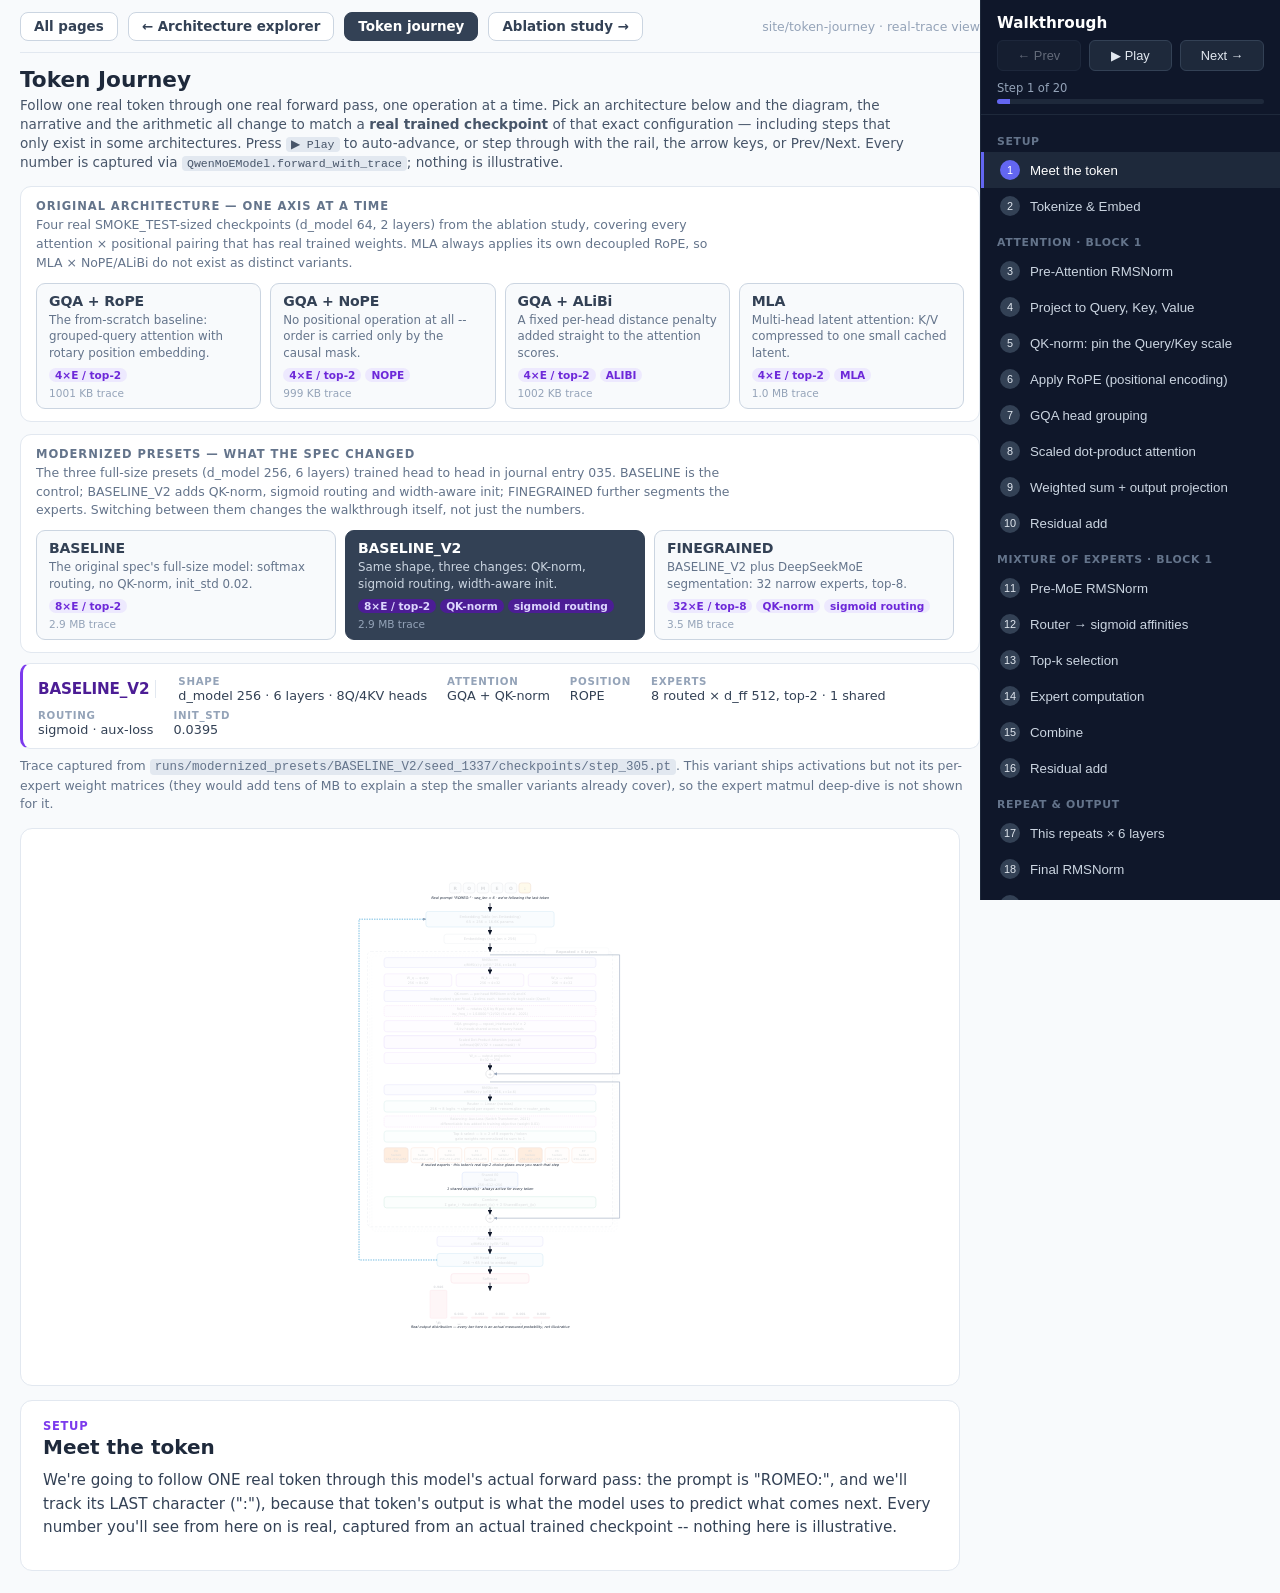
<file: site/token-journey/index.html>
<!DOCTYPE html>
<html lang="en">
<head>
<meta charset="UTF-8">
<meta name="viewport" content="width=device-width, initial-scale=1.0">
<title>Token Journey — QwenMoE Forward Pass Walkthrough</title>
<link rel="stylesheet" href="../shared/lib/katex.min.css">
<link rel="stylesheet" href="css/style.css">
</head>
<body>

<nav class="pagenav">
  <a href="../index.html">All pages</a>
  <a href="architecture.html">&larr; Architecture explorer</a>
  <span class="here">Token journey</span>
  <a href="../ablation/index.html">Ablation study &rarr;</a>
  <span class="sep">site/token-journey &middot; real-trace view</span>
</nav>

<header>
  <h1>Token Journey</h1>
  <p class="subtitle">
    Follow one real token through one real forward pass, one operation at a time. Pick an architecture
    below and the diagram, the narrative and the arithmetic all change to match a
    <strong>real trained checkpoint</strong> of that exact configuration — including steps that only
    exist in some architectures. Press <code>&#9654; Play</code> to auto-advance, or step through with the
    rail, the arrow keys, or Prev/Next. Every number is captured via
    <code>QwenMoEModel.forward_with_trace</code>; nothing is illustrative.
  </p>
</header>

<div id="variant-picker"></div>

<div id="arch-summary" aria-live="polite"></div>

<p class="axis-note" id="variant-note"></p>

<div class="main-col">
  <div id="diagram-wrap">
    <div id="diagram-loading" class="loading-veil" hidden><span class="spinner"></span><span id="loading-text">Loading trace…</span></div>
    <svg id="diagram" viewBox="0 0 1000 700" preserveAspectRatio="xMidYMid meet"></svg>
  </div>

  <div class="narrative-card" aria-live="polite">
    <div class="chapter" id="step-chapter"></div>
    <h2 id="step-title"></h2>
    <p class="narrative" id="step-narrative"></p>
    <div class="formula-box" id="step-formula"></div>
    <div class="real-panel" id="step-real"></div>
    <button id="deepdive-btn" class="deepdive-btn" type="button" aria-controls="deepdive-panel" aria-expanded="false" style="display:none">&#128269; Zoom into the math</button>
    <div class="deepdive-panel" id="deepdive-panel" style="display:none"></div>
  </div>
</div>

<aside class="rail" aria-label="Walkthrough navigation">
  <div class="rail-header">
    <h3>Walkthrough</h3>
    <div class="rail-controls">
      <button id="prev-btn" type="button" title="Previous (Left arrow)">&#8592; Prev</button>
      <button id="play-btn" type="button" title="Play / Pause">&#9654; Play</button>
      <button id="next-btn" type="button" title="Next (Right arrow / space)">Next &#8594;</button>
    </div>
    <div class="progress-label" id="progress-label">Step 1</div>
    <div class="progress-track"><div class="progress-fill" id="progress-fill"></div></div>
  </div>
  <div id="rail-steps"></div>
</aside>

<script src="../shared/lib/d3.min.js"></script>
<script src="../shared/lib/katex.min.js"></script>
<script src="data/manifest.js"></script>
<script src="js/store.js"></script>
<script src="js/diagram.js"></script>
<script src="js/camera.js"></script>
<script src="js/steps.js"></script>
<script src="js/render-token.js"></script>
<script src="js/matrix-viz.js"></script>
<script src="js/deep-dive.js"></script>
<script src="js/app.js"></script>
</body>
</html>
</file>
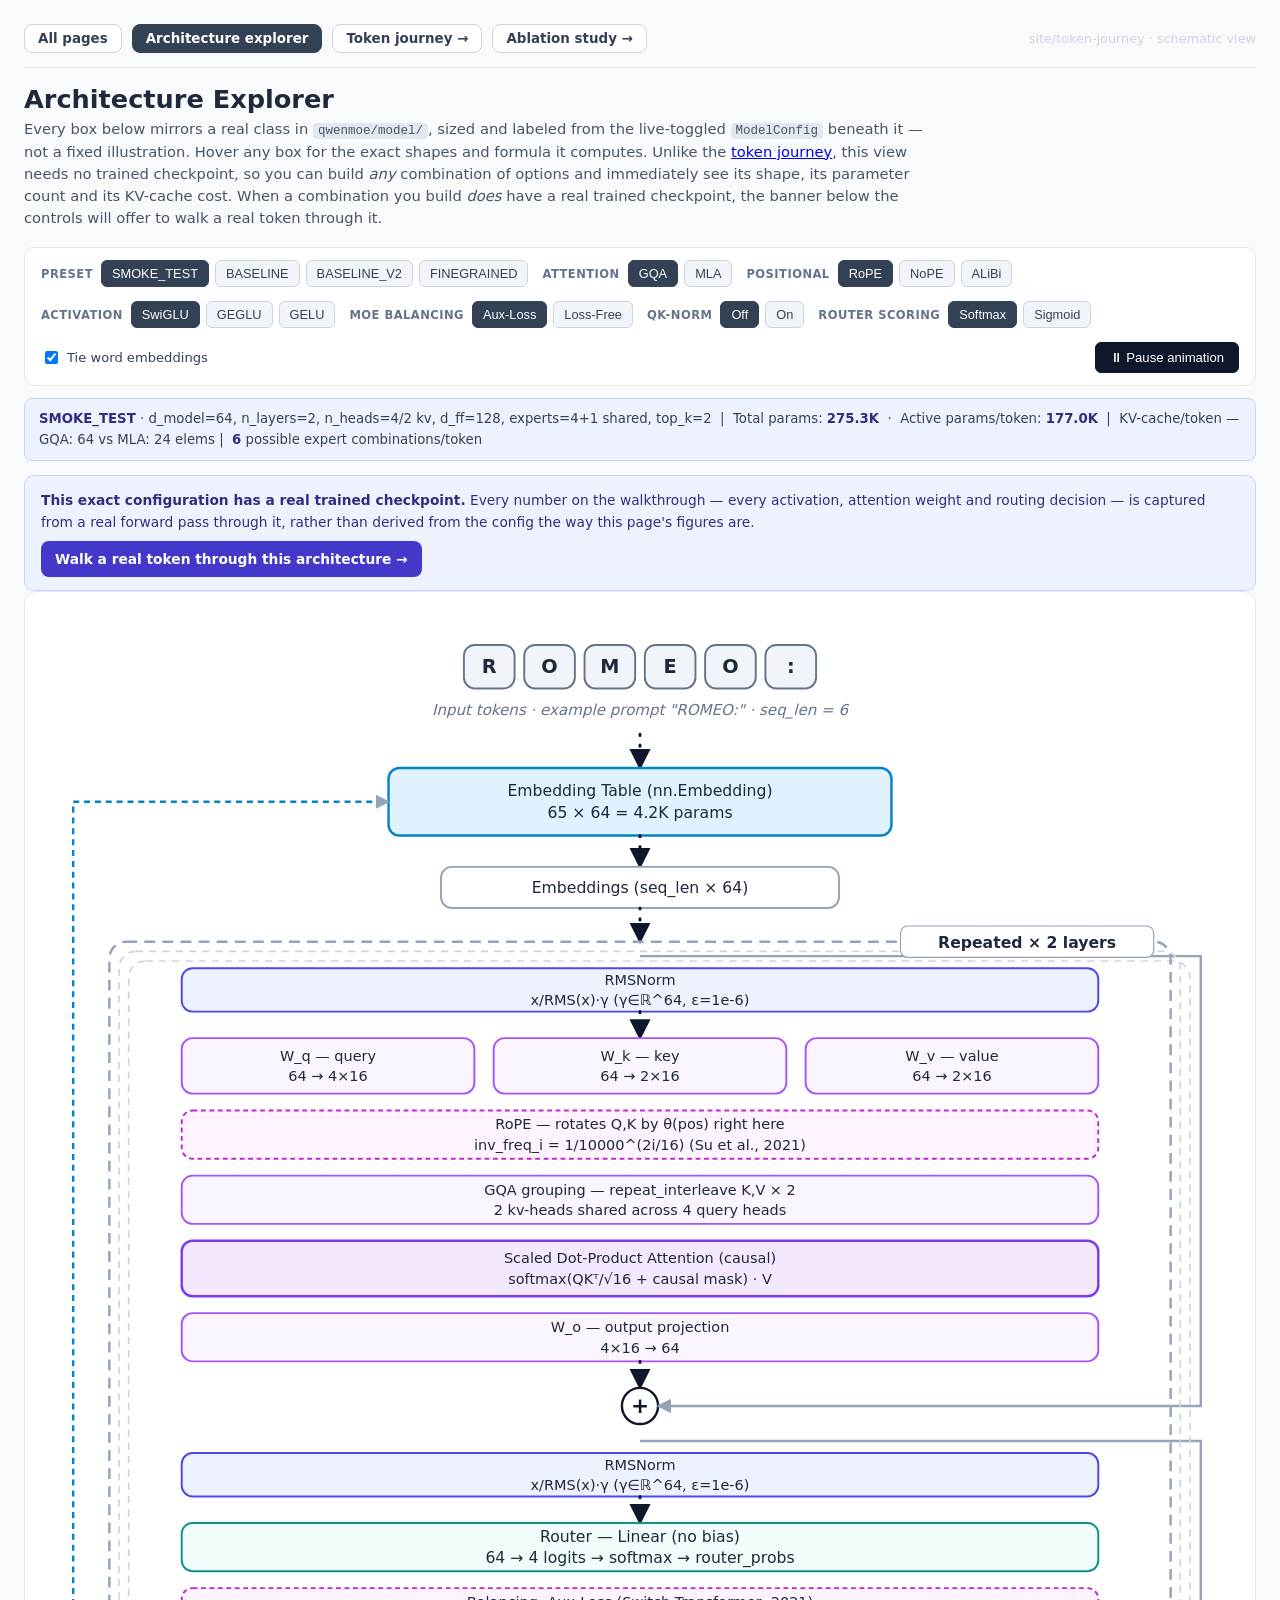
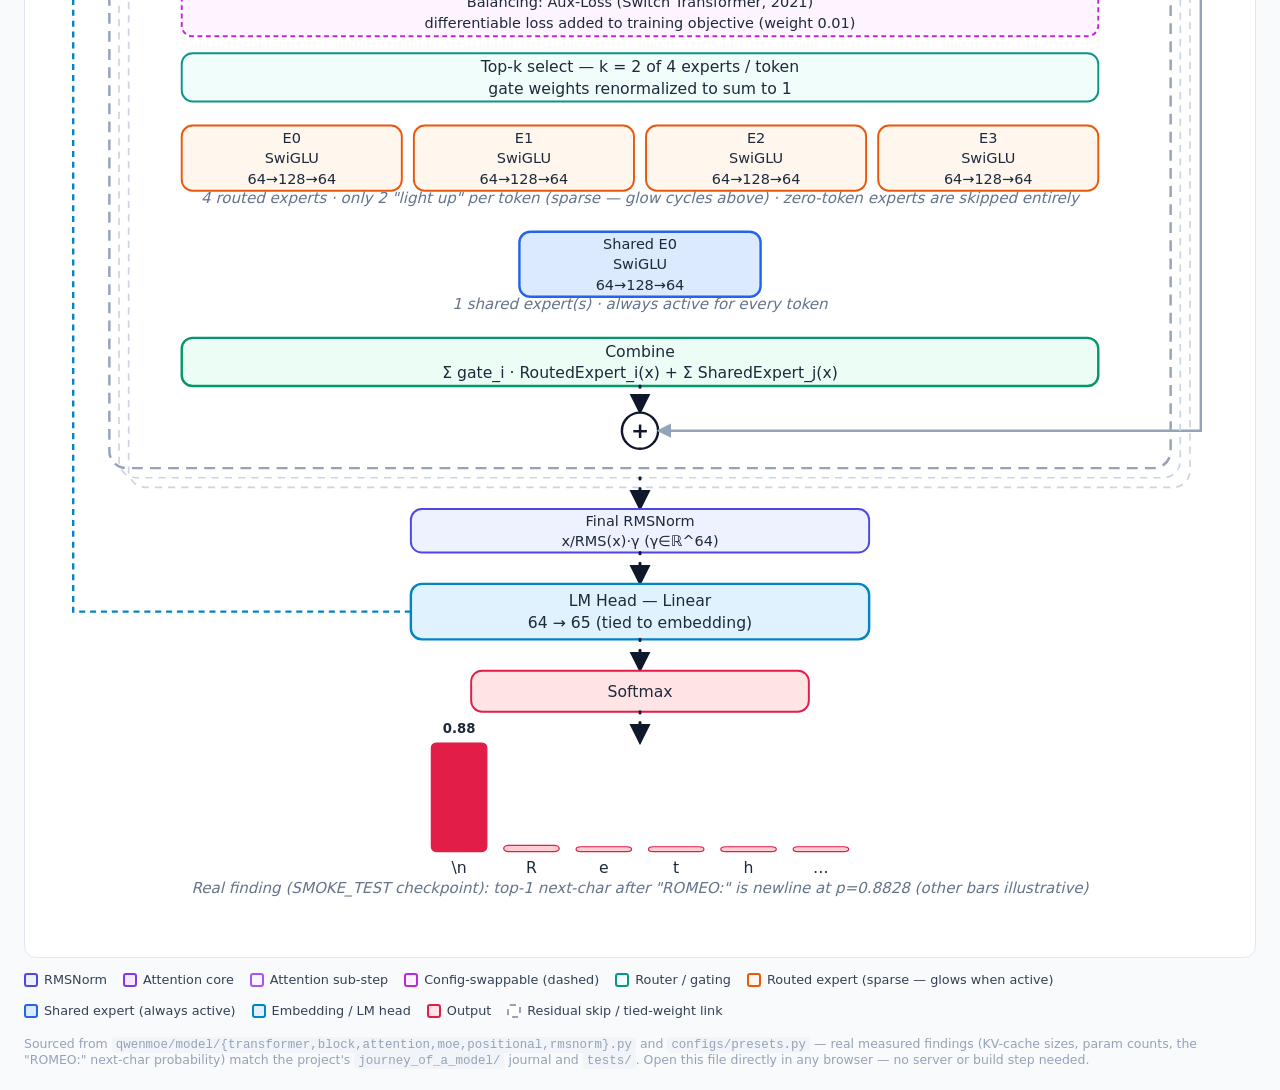
<file: site/token-journey/architecture.html>
<!DOCTYPE html>
<html lang="en">
<head>
<meta charset="UTF-8">
<meta name="viewport" content="width=device-width, initial-scale=1.0">
<title>Architecture Explorer — QwenMoE</title>
<style>
  :root { --ink:#1e293b; --bg:#f8fafc; }
  * { box-sizing: border-box; }
  body {
    margin:0; padding:24px; background:var(--bg); color:var(--ink);
    font-family:'Segoe UI', system-ui, -apple-system, sans-serif;
  }
  header h1 { margin:0 0 4px; font-size:1.6rem; }
  header .subtitle { margin:0 0 18px; color:#475569; font-size:0.92rem; max-width:920px; line-height:1.5; }
  header .subtitle code { background:#e2e8f0; padding:1px 5px; border-radius:4px; font-size:0.85em; }

  #controls {
    display:flex; flex-wrap:wrap; gap:14px; align-items:center;
    background:#fff; border:1px solid #e2e8f0; border-radius:10px;
    padding:12px 16px; margin-bottom:12px;
  }
  .ctrl-group { display:flex; align-items:center; gap:6px; }
  .ctrl-label { font-size:0.72rem; text-transform:uppercase; letter-spacing:0.04em; color:#64748b; font-weight:600; margin-right:2px; }
  .ctrl-group button {
    border:1px solid #cbd5e1; background:#f1f5f9; color:#334155;
    padding:5px 10px; border-radius:6px; font-size:0.8rem; cursor:pointer;
    transition: background 0.15s, color 0.15s, border-color 0.15s;
  }
  .ctrl-group button:hover { background:#e2e8f0; }
  .ctrl-group button.active { background:#334155; color:#fff; border-color:#334155; }
  .tie-toggle { font-size:0.82rem; display:flex; align-items:center; gap:6px; color:#334155; cursor:pointer; }
  #playBtn {
    margin-left:auto; border:1px solid #0f172a; background:#0f172a; color:#fff;
    padding:7px 14px; border-radius:6px; font-size:0.82rem; cursor:pointer;
  }
  #playBtn:hover { background:#1e293b; }

  #statsLine {
    font-size:0.83rem; color:#334155; background:#eef2ff; border:1px solid #c7d2fe;
    border-radius:8px; padding:9px 14px; margin-bottom:14px; line-height:1.6;
  }
  #statsLine strong { color:#312e81; }

  #diagramWrap {
    background:#fff; border:1px solid #e2e8f0; border-radius:12px; padding:12px;
    overflow-x:auto;
  }
  svg#diagram { width:100%; height:auto; display:block; min-width:680px; }

  svg text { font-family:'Segoe UI', system-ui, sans-serif; fill:var(--ink); }
  .caption { font-size:12.5px; fill:#64748b; font-style:italic; }

  .node rect { stroke-width:1.6; }
  .node.token rect { fill:#f1f5f9; stroke:#64748b; }
  .node.embed rect { fill:#e0f2fe; stroke:#0284c7; stroke-width:2; }
  .node.plain rect { fill:#ffffff; stroke:#94a3b8; }
  .node.norm rect { fill:#eef2ff; stroke:#4f46e5; }
  .node.attn-main rect { fill:#f3e8ff; stroke:#7c3aed; stroke-width:2; }
  .node.attn-sub rect { fill:#faf5ff; stroke:#a855f7; }
  .node.pos-note rect { fill:#fdf4ff; stroke:#c026d3; stroke-dasharray:4 3; }
  .node.router-note rect { fill:#f0fdfa; stroke:#0d9488; }
  .node.combine rect { fill:#ecfdf5; stroke:#059669; stroke-width:2; }
  .node.note-good rect { fill:#f0fdf4; stroke:#16a34a; stroke-dasharray:3 3; }
  .node.expert.routed rect { fill:#fff7ed; stroke:#ea580c; transition:fill 0.3s, stroke 0.3s; }
  .node.expert.routed.active rect { fill:#fb923c; stroke:#9a3412; }
  .node.expert.routed.active { animation: glow 1.3s ease-in-out infinite; }
  .node.expert.shared rect { fill:#dbeafe; stroke:#2563eb; stroke-width:2; }
  .node.output rect { fill:#ffe4e6; stroke:#e11d48; }
  .node.plus circle { fill:#ffffff; stroke:#0f172a; stroke-width:2; }
  .node.plus text { fill:#0f172a; }

  .repeat-container { fill:none; stroke:#94a3b8; stroke-width:2; stroke-dasharray:9 6; }
  .ghost { fill:none; stroke:#cbd5e1; stroke-width:1.4; stroke-dasharray:6 5; }
  .repeat-tab rect { fill:#fff; stroke:#94a3b8; }

  .skip-line, .tie-line { fill:none; stroke:#94a3b8; stroke-width:2; }
  .tie-line { stroke:#0284c7; stroke-dasharray:5 4; }

  .flow-arrow { stroke:#0f172a; stroke-width:2.5; stroke-linecap:round; stroke-dasharray:1 8; }
  .playing .flow-arrow { animation: dashflow 0.5s linear infinite; }

  .outbar { fill:#fecdd3; stroke:#e11d48; }
  .outbar.real { fill:#e11d48; }

  @keyframes dashflow { to { stroke-dashoffset:-27; } }
  @keyframes glow {
    0%, 100% { filter:drop-shadow(0 0 0 rgba(234,88,12,0)); }
    50% { filter:drop-shadow(0 0 7px rgba(234,88,12,0.85)); }
  }

  #legend { display:flex; flex-wrap:wrap; gap:16px; margin-top:14px; font-size:0.8rem; color:#334155; }
  #legend .swatch { display:inline-flex; align-items:center; gap:6px; }
  #legend .sw { width:14px; height:14px; border-radius:3px; display:inline-block; border-width:2px; border-style:solid; }

  .pagenav {
    display:flex; align-items:center; gap:10px; flex-wrap:wrap;
    margin-bottom:16px; padding-bottom:14px; border-bottom:1px solid #e2e8f0;
  }
  .pagenav a, .pagenav span.here {
    font-size:0.84rem; font-weight:600; text-decoration:none;
    padding:6px 13px; border-radius:8px; border:1px solid #cbd5e1; color:#334155;
    background:#fff;
  }
  .pagenav span.here { background:#334155; color:#fff; border-color:#334155; }
  .pagenav a:hover { border-color:#7c3aed; color:#6d28d9; }
  .pagenav .sep { color:#cbd5e1; font-size:0.8rem; margin-left:auto; }

  #handoff {
    margin:14px 0 0; padding:13px 16px; border-radius:10px; font-size:0.86rem;
    line-height:1.6; border:1px solid #c7d2fe; background:#eef2ff; color:#312e81;
  }
  #handoff.none { background:#fff7ed; border-color:#fdba74; color:#7c2d12; }
  #handoff a {
    display:inline-block; margin-top:8px; background:#4338ca; color:#fff;
    text-decoration:none; font-weight:650; padding:7px 14px; border-radius:8px;
  }
  #handoff a:hover { background:#3730a3; }

  footer { margin-top:18px; font-size:0.78rem; color:#94a3b8; }
  footer code { background:#f1f5f9; padding:1px 4px; border-radius:4px; }
</style>
</head>
<body>

<nav class="pagenav">
  <a href="../index.html">All pages</a>
  <span class="here">Architecture explorer</span>
  <a href="index.html">Token journey &rarr;</a>
  <a href="../ablation/index.html">Ablation study &rarr;</a>
  <span class="sep">site/token-journey &middot; schematic view</span>
</nav>

<header>
  <h1>Architecture Explorer</h1>
  <p class="subtitle">
    Every box below mirrors a real class in <code>qwenmoe/model/</code>, sized and labeled from the
    live-toggled <code>ModelConfig</code> beneath it — not a fixed illustration. Hover any box for the exact
    shapes and formula it computes. Unlike the
    <a href="index.html">token journey</a>, this view needs no trained checkpoint, so you can build
    <em>any</em> combination of options and immediately see its shape, its parameter count and its KV-cache
    cost. When a combination you build <em>does</em> have a real trained checkpoint, the banner below the
    controls will offer to walk a real token through it.
  </p>
</header>

<div id="controls">
  <div class="ctrl-group" data-key="preset">
    <span class="ctrl-label">Preset</span>
    <button data-value="SMOKE_TEST">SMOKE_TEST</button>
    <button data-value="BASELINE">BASELINE</button>
    <button data-value="BASELINE_V2">BASELINE_V2</button>
    <button data-value="FINEGRAINED">FINEGRAINED</button>
  </div>
  <div class="ctrl-group" data-key="attention">
    <span class="ctrl-label">Attention</span>
    <button data-value="gqa">GQA</button>
    <button data-value="mla">MLA</button>
  </div>
  <div class="ctrl-group" data-key="positional">
    <span class="ctrl-label">Positional</span>
    <button data-value="rope">RoPE</button>
    <button data-value="nope">NoPE</button>
    <button data-value="alibi">ALiBi</button>
  </div>
  <div class="ctrl-group" data-key="activation">
    <span class="ctrl-label">Activation</span>
    <button data-value="swiglu">SwiGLU</button>
    <button data-value="geglu">GEGLU</button>
    <button data-value="gelu">GELU</button>
  </div>
  <div class="ctrl-group" data-key="balancing">
    <span class="ctrl-label">MoE Balancing</span>
    <button data-value="aux_loss">Aux-Loss</button>
    <button data-value="loss_free">Loss-Free</button>
  </div>
  <div class="ctrl-group" data-key="qk_norm">
    <span class="ctrl-label">QK-norm</span>
    <button data-value="off">Off</button>
    <button data-value="on">On</button>
  </div>
  <div class="ctrl-group" data-key="scoring">
    <span class="ctrl-label">Router scoring</span>
    <button data-value="softmax">Softmax</button>
    <button data-value="sigmoid">Sigmoid</button>
  </div>
  <label class="tie-toggle"><input type="checkbox" id="tieChk" checked> Tie word embeddings</label>
  <button id="playBtn">⏸ Pause animation</button>
</div>

<div id="statsLine"></div>
<div id="handoff"></div>

<div id="diagramWrap" class="playing">
  <svg id="diagram" viewBox="0 0 1000 100" preserveAspectRatio="xMidYMin meet"></svg>
</div>

<div id="legend">
  <span class="swatch"><span class="sw" style="background:#eef2ff;border-color:#4f46e5;"></span>RMSNorm</span>
  <span class="swatch"><span class="sw" style="background:#f3e8ff;border-color:#7c3aed;"></span>Attention core</span>
  <span class="swatch"><span class="sw" style="background:#faf5ff;border-color:#a855f7;"></span>Attention sub-step</span>
  <span class="swatch"><span class="sw" style="background:#fdf4ff;border-color:#c026d3;"></span>Config-swappable (dashed)</span>
  <span class="swatch"><span class="sw" style="background:#f0fdfa;border-color:#0d9488;"></span>Router / gating</span>
  <span class="swatch"><span class="sw" style="background:#fff7ed;border-color:#ea580c;"></span>Routed expert (sparse — glows when active)</span>
  <span class="swatch"><span class="sw" style="background:#dbeafe;border-color:#2563eb;"></span>Shared expert (always active)</span>
  <span class="swatch"><span class="sw" style="background:#e0f2fe;border-color:#0284c7;"></span>Embedding / LM head</span>
  <span class="swatch"><span class="sw" style="background:#ffe4e6;border-color:#e11d48;"></span>Output</span>
  <span class="swatch"><span class="sw" style="background:#fff;border-color:#94a3b8;border-style:dashed;"></span>Residual skip / tied-weight link</span>
</div>

<footer>
  Sourced from <code>qwenmoe/model/{transformer,block,attention,moe,positional,rmsnorm}.py</code> and
  <code>configs/presets.py</code> — real measured findings (KV-cache sizes, param counts, the "ROMEO:" next-char
  probability) match the project's <code>journey_of_a_model/</code> journal and <code>tests/</code>. Open this
  file directly in any browser — no server or build step needed.
</footer>

<script>
// ---------------------------------------------------------------------------
// Data: mirrors configs/presets.py exactly (SMOKE_TEST / BASELINE).
// ---------------------------------------------------------------------------
const CONFIGS = {
  SMOKE_TEST:  { vocab_size:65,   d_model:64,  n_layers:2, n_heads:4, n_kv_heads:2, d_ff:128, n_shared_experts:1, n_routed_experts:4,  top_k:2, init_std:0.02 },
  BASELINE:    { vocab_size:4096, d_model:256, n_layers:6, n_heads:8, n_kv_heads:4, d_ff:512, n_shared_experts:1, n_routed_experts:8,  top_k:2, init_std:0.02 },
  // moe-modernization task 18 presets, mirroring configs/presets.py exactly.
  BASELINE_V2: { vocab_size:4096, d_model:256, n_layers:6, n_heads:8, n_kv_heads:4, d_ff:512, n_shared_experts:1, n_routed_experts:8,  top_k:2, init_std:0.0395 },
  FINEGRAINED: { vocab_size:4096, d_model:256, n_layers:6, n_heads:8, n_kv_heads:4, d_ff:128, n_shared_experts:1, n_routed_experts:32, top_k:8, init_std:0.0395 },
};

// The axis settings each preset actually ships with, so selecting a preset
// shows that preset's real architecture rather than leaving stale toggles on.
const PRESET_AXES = {
  SMOKE_TEST:  { qk_norm:false, scoring:'softmax' },
  BASELINE:    { qk_norm:false, scoring:'softmax' },
  BASELINE_V2: { qk_norm:true,  scoring:'sigmoid' },
  FINEGRAINED: { qk_norm:true,  scoring:'sigmoid' },
};

// Which configurations have a REAL trained checkpoint on the walkthrough
// page, so this schematic can hand off to real captured numbers. Keys are
// token-journey variant keys (see site/token-journey/data/manifest.js).
const TRACE_FOR = {
  'SMOKE_TEST|gqa|rope':  'gqa_rope',
  'SMOKE_TEST|gqa|nope':  'gqa_nope',
  'SMOKE_TEST|gqa|alibi': 'gqa_alibi',
  'SMOKE_TEST|mla|rope':  'mla_rope',
  'BASELINE|gqa|rope':    'baseline',
  'BASELINE_V2|gqa|rope': 'baseline_v2',
  'FINEGRAINED|gqa|rope': 'finegrained',
};

const state = { preset:'SMOKE_TEST', attention:'gqa', positional:'rope', activation:'swiglu', balancing:'aux_loss', qk_norm:'off', scoring:'softmax', tie:true, playing:true };

const VIEW_W = 1000;
const CX = 500;
const INNER_W = 760;
const INNER_X = CX - INNER_W/2;      // 120
const SKIP_X = 965;
const CONTAINER_X = 60;
const CONTAINER_W = 880;             // right edge 940, clear of SKIP_X

// ---------------------------------------------------------------------------
// Derived shapes / real parameter-count math (verified by hand against the
// project's own documented ~23.5M total / ~9.3M active BASELINE numbers, and
// task 16's MLA-vs-GQA KV-cache measurements).
// ---------------------------------------------------------------------------
function computeDerived(cfg) {
  const headDim = cfg.d_model / cfg.n_heads;
  const ropeHeadDim = Math.floor(headDim / 2);
  const latentDim = headDim; // illustrative choice matching task 16's own KV-cache comparison
  const nRep = cfg.n_heads / cfg.n_kv_heads;
  return { headDim, ropeHeadDim, latentDim, nRep };
}

function computeParams(cfg, st, d) {
  let attnParams;
  if (st.attention === 'gqa') {
    attnParams = cfg.d_model*cfg.d_model                       // w_q
      + 2*cfg.d_model*cfg.n_kv_heads*d.headDim                 // w_k + w_v
      + cfg.d_model*cfg.d_model;                                // w_o
  } else {
    attnParams = cfg.d_model*d.latentDim                        // w_dkv
      + 2*d.latentDim*cfg.n_heads*d.headDim                     // w_uk + w_uv
      + cfg.d_model*cfg.n_heads*d.headDim                       // w_q (content)
      + cfg.d_model*cfg.n_heads*d.ropeHeadDim                   // w_qr
      + cfg.d_model*d.ropeHeadDim                                // w_kr (shared)
      + cfg.n_heads*d.headDim*cfg.d_model;                      // w_o
  }
  const matCount = st.activation === 'gelu' ? 2 : 3;
  const expertParams = matCount*cfg.d_model*cfg.d_ff;
  const routerParams = cfg.d_model*cfg.n_routed_experts;
  const normParams = cfg.d_model;
  // QK-norm adds one RMSNorm gain vector each for q and k, sized per head
  // (Attention builds them only when config.qk_norm is set, so a model
  // without it carries no unused parameters at all).
  const qkNormParams = st.qk_norm === 'on' ? 2*d.headDim : 0;
  const perBlockFixed = 2*normParams + attnParams + routerParams + qkNormParams;
  const perBlockExpertsTotal = (cfg.n_routed_experts + cfg.n_shared_experts) * expertParams;
  const perBlockExpertsActive = (cfg.top_k + cfg.n_shared_experts) * expertParams;

  const embedParams = cfg.vocab_size*cfg.d_model;
  const lmHeadExtra = st.tie ? 0 : cfg.vocab_size*cfg.d_model;

  const totalParams = embedParams + cfg.n_layers*(perBlockFixed+perBlockExpertsTotal) + normParams + lmHeadExtra;
  const activeParams = embedParams + cfg.n_layers*(perBlockFixed+perBlockExpertsActive) + normParams + lmHeadExtra;

  const gqaCacheElems = cfg.n_kv_heads*d.headDim*2;
  const mlaCacheElems = d.latentDim + d.ropeHeadDim;

  return { attnParams, expertParams, routerParams, qkNormParams, totalParams, activeParams, gqaCacheElems, mlaCacheElems };
}

function fmt(n) {
  if (n >= 1e6) return (n/1e6).toFixed(2)+'M';
  if (n >= 1e3) return (n/1e3).toFixed(1)+'K';
  return String(Math.round(n));
}
function clamp(v,lo,hi){ return Math.max(lo, Math.min(hi, v)); }
function esc(s){ return String(s).replace(/&/g,'&amp;').replace(/</g,'&lt;').replace(/>/g,'&gt;'); }

// ---------------------------------------------------------------------------
// SVG drawing primitives (all coordinates in a fixed 1000-wide viewBox).
// ---------------------------------------------------------------------------
function textBlock(cx, cy, lines, opts={}) {
  const size = opts.size || 13;
  const weight = opts.weight || 500;
  const lh = opts.lh || (size + 5);
  const totalH = (lines.length-1)*lh;
  const startY = cy - totalH/2 + size*0.35;
  const tspans = lines.map((l,i)=>`<tspan x="${cx}" y="${startY + i*lh}">${esc(l)}</tspan>`).join('');
  return `<text text-anchor="middle" font-size="${size}" font-weight="${weight}">${tspans}</text>`;
}

function box(x, y, w, h, lines, cls, opts={}) {
  const cx = x+w/2, cy = y+h/2;
  const title = opts.title ? `<title>${esc(opts.title)}</title>` : '';
  return `<g class="node ${cls}">${title}<rect x="${x}" y="${y}" width="${w}" height="${h}" rx="${opts.rx ?? 9}"/>${textBlock(cx,cy,lines,opts)}</g>`;
}

function caption(cx, y, text) {
  return `<text x="${cx}" y="${y}" text-anchor="middle" class="caption">${esc(text)}</text>`;
}

function arrow(x, y1, y2) {
  return `<line x1="${x}" y1="${y1}" x2="${x}" y2="${y2}" class="flow-arrow" marker-end="url(#arrowhead)"/>`;
}

function plusNode(cx, cy, opts={}) {
  const title = opts.title ? `<title>${esc(opts.title)}</title>` : '';
  return `<g class="node plus">${title}<circle cx="${cx}" cy="${cy}" r="15"/><text x="${cx}" y="${cy}" text-anchor="middle" dominant-baseline="central" font-size="18" font-weight="700">+</text></g>`;
}

function skipConnection(cx, yTop, yPlus, xRight) {
  return `<path d="M ${cx} ${yTop} L ${xRight} ${yTop} L ${xRight} ${yPlus} L ${cx+15} ${yPlus}" class="skip-line" marker-end="url(#arrowhead-skip)"/>`;
}

function repeatContainer(top, bottom, nLayers) {
  const x = CONTAINER_X, w = CONTAINER_W;
  const ghost2 = `<rect x="${x+16}" y="${top+16}" width="${w}" height="${bottom-top}" rx="14" class="ghost"/>`;
  const ghost1 = `<rect x="${x+8}" y="${top+8}" width="${w}" height="${bottom-top}" rx="14" class="ghost"/>`;
  const main = `<rect x="${x}" y="${top}" width="${w}" height="${bottom-top}" rx="14" class="repeat-container"/>`;
  const tabW = 210, tabH = 26;
  const tabX = x+w-tabW-14;
  const tab = `<g class="repeat-tab"><rect x="${tabX}" y="${top-tabH/2}" width="${tabW}" height="${tabH}" rx="6"/>` +
    `<text x="${tabX+tabW/2}" y="${top+1}" text-anchor="middle" dominant-baseline="central" font-size="13" font-weight="700" fill="#334155">Repeated × ${nLayers} layers</text></g>`;
  return ghost2 + ghost1 + main + tab;
}

function defsMarkup() {
  return `<defs>
    <marker id="arrowhead" viewBox="0 0 10 10" refX="9" refY="5" markerWidth="7" markerHeight="7" orient="auto-start-reverse">
      <path d="M0,0 L10,5 L0,10 z" fill="#0f172a"/>
    </marker>
    <marker id="arrowhead-skip" viewBox="0 0 10 10" refX="9" refY="5" markerWidth="6" markerHeight="6" orient="auto-start-reverse">
      <path d="M0,0 L10,5 L0,10 z" fill="#94a3b8"/>
    </marker>
  </defs>`;
}

// ---------------------------------------------------------------------------
// Attention sub-diagrams (GQA / simplified MLA) — structurally match
// qwenmoe/model/attention.py exactly, including real derived dimensions.
// ---------------------------------------------------------------------------
function buildAttentionGQA(y, cfg, d, parts) {
  const gap = 16;
  const qkvW = (INNER_W - 2*gap)/3;
  const items = [
    ['W_q — query', `${cfg.d_model} → ${cfg.n_heads}×${d.headDim}`],
    ['W_k — key', `${cfg.d_model} → ${cfg.n_kv_heads}×${d.headDim}`],
    ['W_v — value', `${cfg.d_model} → ${cfg.n_kv_heads}×${d.headDim}`],
  ];
  let x = INNER_X;
  for (const it of items) {
    parts.push(box(x, y, qkvW, 46, it, 'attn-sub', {title:'linear projection, no bias', size:12}));
    x += qkvW + gap;
  }
  y += 46 + 14;

  // QK-norm (moe-modernization Requirement 7.3) sits between the QKV
  // projection and the positional transform.
  if (state.qk_norm === 'on') {
    parts.push(box(INNER_X, y, INNER_W, 40, [
      'QK-norm \u2014 per-head RMSNorm on Q and K',
      `independent learned \u03b3 per head, ${d.headDim} dims each \u00b7 bounds the attention-logit scale (Qwen3, 2025)`,
    ], 'norm', {title:'ModelConfig.qk_norm = True \u2014 applied before the positional transform', size:12}));
    y += 40 + 14;
  }

  const posLabel = {
    rope: ['RoPE — rotates Q,K by θ(pos) right here', `inv_freq_i = 1/10000^(2i/${d.headDim})  (Su et al., 2021)`],
    nope: ['NoPE — no positional operation applied', 'token order carried only by the causal mask'],
    alibi: ['ALiBi — positional info folds in as a score bias below', 'fixed per-head slope, geometric series (Press et al., 2021)'],
  }[state.positional];
  parts.push(box(INNER_X, y, INNER_W, 40, posLabel, 'pos-note', {title:'ModelConfig.positional_scheme', size:12}));
  y += 40 + 14;

  const nRep = cfg.n_heads / cfg.n_kv_heads;
  const groupText = nRep > 1
    ? [`GQA grouping — repeat_interleave K,V × ${nRep}`, `${cfg.n_kv_heads} kv-heads shared across ${cfg.n_heads} query heads`]
    : [`n_kv_heads = n_heads = ${cfg.n_heads} → plain multi-head attention`];
  parts.push(box(INNER_X, y, INNER_W, 40, groupText, 'attn-sub', {title:'Grouped-Query Attention head sharing', size:12}));
  y += 40 + 14;

  parts.push(box(INNER_X, y, INNER_W, 46, [
    'Scaled Dot-Product Attention (causal)',
    `softmax(QKᵀ/√${d.headDim}${state.positional==='alibi' ? ' + ALiBi bias' : ''} + causal mask) · V`,
  ], 'attn-main', {title:'causal mask = triu(-inf, diagonal=1)', size:12}));
  y += 46 + 14;

  parts.push(box(INNER_X, y, INNER_W, 40, ['W_o — output projection', `${cfg.n_heads}×${d.headDim} → ${cfg.d_model}`], 'attn-sub', {title:'concat all heads, project back to d_model', size:12}));
  y += 40;
  return y;
}

function buildAttentionMLA(y, cfg, d, stats, parts) {
  const gap = 16;
  const halfW = (INNER_W - gap)/2;
  parts.push(box(INNER_X, y, halfW, 46, ['W_dkv — down-project to latent', `${cfg.d_model} → ${d.latentDim}  (this is what gets cached)`], 'attn-sub', {title:'low-rank joint K/V compression, DeepSeek-V2 Eq. 9-11', size:11}));
  parts.push(box(INNER_X+halfW+gap, y, halfW, 46, ['W_q — content query', `${cfg.d_model} → ${cfg.n_heads}×${d.headDim}`], 'attn-sub', {title:'plain (uncompressed) query content path', size:11}));
  y += 46 + 14;

  parts.push(box(INNER_X, y, INNER_W, 40, ['W_uk, W_uv — up-project latent per head', `${d.latentDim} → ${cfg.n_heads}×${d.headDim}  (content K,V — recomputed every forward pass)`], 'attn-sub', {title:'decompression happens every forward pass; only the latent is cached', size:11}));
  y += 40 + 14;

  parts.push(box(INNER_X, y, INNER_W, 46, [
    `W_qr, W_kr — decoupled RoPE slice (dim ${d.ropeHeadDim})`,
    'k_rope is ONE slice shared across all heads (MLA always applies this, regardless of positional_scheme)',
  ], 'pos-note', {title:'the only positional info MLA carries — decoupled from the compressed content K', size:11}));
  y += 46 + 14;

  parts.push(box(INNER_X, y, INNER_W, 46, [
    'Scaled Dot-Product Attention (causal)',
    `softmax(concat(Qc,Qr)·concat(Kc,Kr)ᵀ / √${d.headDim + d.ropeHeadDim} + mask) · Vc`,
  ], 'attn-main', {title:'content and rope dims concatenated before the dot product', size:12}));
  y += 46 + 14;

  parts.push(box(INNER_X, y, INNER_W, 40, ['W_o — output projection', `${cfg.n_heads}×${d.headDim} → ${cfg.d_model}`], 'attn-sub', {size:12}));
  y += 40 + 14;

  parts.push(box(INNER_X, y, INNER_W, 40, [
    `KV-cache/token = latent + rope-key = ${stats.mlaCacheElems} elements`,
    `vs GQA's ${stats.gqaCacheElems} elements → ${(stats.mlaCacheElems/stats.gqaCacheElems*100).toFixed(1)}% the size`,
  ], 'note-good', {title:'MLAAttention.kv_cache_elements_per_token — real measured task-16 finding', size:12}));
  y += 40;
  return y;
}

// ---------------------------------------------------------------------------
// MoE sub-diagram — matches qwenmoe/model/moe.py: router, balancer badge,
// top-k gate, routed experts (sparse, glow-animated) + shared experts.
// ---------------------------------------------------------------------------
function buildMoE(y, cfg, d, stats, parts) {
  const scoringText = state.scoring === 'sigmoid'
    ? `${cfg.d_model} → ${cfg.n_routed_experts} logits → sigmoid per expert → renormalize → router_probs`
    : `${cfg.d_model} → ${cfg.n_routed_experts} logits → softmax → router_probs`;
  parts.push(box(INNER_X, y, INNER_W, 40, ['Router — Linear (no bias)', scoringText], 'router-note', {
    title: state.scoring === 'sigmoid'
      ? 'ModelConfig.router_scoring = "sigmoid" — each expert scored independently (DeepSeek-V3, 2024)'
      : 'Router.gate — one shared softmax denominator, so experts compete',
  }));
  y += 40 + 14;

  const balText = state.balancing==='aux_loss'
    ? ['Balancing: Aux-Loss  (Switch Transformer, 2021)', 'differentiable loss added to training objective (weight 0.01)']
    : ['Balancing: Loss-Free  (DeepSeek-V3, 2024)', 'per-expert bias nudged ± update_rate each step, no gradient term'];
  parts.push(box(INNER_X, y, INNER_W, 40, balText, 'pos-note', {title:'ModelConfig.moe_balancing', size:12}));
  y += 40 + 14;

  parts.push(box(INNER_X, y, INNER_W, 40, [`Top-k select — k = ${cfg.top_k} of ${cfg.n_routed_experts} experts / token`, 'gate weights renormalized to sum to 1'], 'router-note', {title:'select_top_k'}));
  y += 40 + 20;

  const n = cfg.n_routed_experts;
  const expGap = 10;
  const expW = (INNER_W - (n-1)*expGap)/n;
  const actLabel = {swiglu:'SwiGLU', geglu:'GEGLU', gelu:'GELU'}[state.activation];
  const matCount = state.activation==='gelu' ? 2 : 3;
  let x = INNER_X;
  for (let i=0;i<n;i++) {
    parts.push(box(x, y, expW, 54, [`E${i}`, actLabel, `${cfg.d_model}→${cfg.d_ff}→${cfg.d_model}`], 'expert routed', {
      title:`Routed expert ${i}: ${actLabel} FFN, ${matCount} weight matrices, ${fmt(matCount*cfg.d_model*cfg.d_ff)} params — only active this step if selected in the top-${cfg.top_k}`,
      size: n>6 ? 10 : 12,
    }));
    x += expW + expGap;
  }
  y += 54 + 10;
  parts.push(caption(CX, y, `${n} routed experts · only ${cfg.top_k} "light up" per token (sparse — glow cycles above) · zero-token experts are skipped entirely`));
  y += 24;

  const ns = cfg.n_shared_experts;
  if (ns > 0) {
    const sGap = 10;
    const sW = 200;
    const totalSW = ns*sW + (ns-1)*sGap;
    let sx = CX - totalSW/2;
    for (let i=0;i<ns;i++) {
      parts.push(box(sx, y, sW, 54, [`Shared E${i}`, actLabel, `${cfg.d_model}→${cfg.d_ff}→${cfg.d_model}`], 'expert shared', {
        title:`Shared expert ${i}: always active for every token, output added unweighted (not gated by the router)`, size:12,
      }));
      sx += sW + sGap;
    }
    y += 54 + 10;
    parts.push(caption(CX, y, `${ns} shared expert(s) · always active for every token`));
    y += 24;
  }

  parts.push(box(INNER_X, y, INNER_W, 40, ['Combine', 'Σ gate_i · RoutedExpert_i(x)  +  Σ SharedExpert_j(x)'], 'combine', {title:'MoELayer.forward — routed via index_add_, shared summed unweighted'}));
  y += 40;
  return y;
}

// ---------------------------------------------------------------------------
// Full pipeline: tokens -> embedding -> [xN TransformerBlock] -> final norm
// -> LM head -> softmax -> output distribution.
// ---------------------------------------------------------------------------
function buildSVG(cfg, d, stats) {
  const parts = [];
  let y = 34;

  const tokens = ['R','O','M','E','O',':'];
  const tokW = 42, tokGap = 8;
  const totalTokW = tokens.length*tokW + (tokens.length-1)*tokGap;
  let tx = CX - totalTokW/2;
  for (const ch of tokens) {
    parts.push(box(tx, y, tokW, 36, [ch], 'token', {title:`input token "${ch}"`, size:16, weight:700}));
    tx += tokW + tokGap;
  }
  y += 36 + 22;
  parts.push(caption(CX, y, `Input tokens · example prompt "ROMEO:" · seq_len = ${tokens.length}`));
  y += 16;

  parts.push(arrow(CX, y, y+28)); y += 28;

  const embW = clamp(140 + Math.log2(cfg.vocab_size)*46, 300, 640);
  const embH = 56;
  const embX = CX - embW/2;
  const embTopY = y;
  parts.push(box(embX, y, embW, embH, [
    'Embedding Table (nn.Embedding)',
    `${cfg.vocab_size} × ${cfg.d_model} = ${fmt(cfg.vocab_size*cfg.d_model)} params`,
  ], 'embed', {title:'init N(0, 0.02²) — task 10 fix: PyTorch default N(0,1) was ~50x too large once tied to lm_head'}));
  y += embH;

  parts.push(arrow(CX, y, y+26)); y += 26;
  parts.push(box(CX-165, y, 330, 34, [`Embeddings (seq_len × ${cfg.d_model})`], 'plain'));
  y += 34;

  parts.push(arrow(CX, y, y+28)); y += 28;

  const containerTop = y;
  y += 22;

  const attnBranchY = y - 10;
  parts.push(box(INNER_X, y, INNER_W, 36, ['RMSNorm', `x/RMS(x)·γ  (γ∈ℝ^${cfg.d_model}, ε=1e-6)`], 'norm', {title:'pre-attention RMSNorm', size:12}));
  y += 36;

  parts.push(arrow(CX, y, y+22)); y += 22;
  y = (state.attention === 'gqa') ? buildAttentionGQA(y, cfg, d, parts) : buildAttentionMLA(y, cfg, d, stats, parts);
  parts.push(arrow(CX, y, y+22)); y += 22;

  const attnPlusY = y + 15;
  parts.push(plusNode(CX, attnPlusY, {title:'residual add: x = x + Attention(RMSNorm(x))'}));
  parts.push(skipConnection(CX, attnBranchY, attnPlusY, SKIP_X));
  y += 32;

  y += 22;
  const moeBranchY = y - 10;
  parts.push(box(INNER_X, y, INNER_W, 36, ['RMSNorm', `x/RMS(x)·γ  (γ∈ℝ^${cfg.d_model}, ε=1e-6)`], 'norm', {title:'pre-MoE RMSNorm', size:12}));
  y += 36;

  parts.push(arrow(CX, y, y+22)); y += 22;
  y = buildMoE(y, cfg, d, stats, parts);
  parts.push(arrow(CX, y, y+22)); y += 22;

  const moePlusY = y + 15;
  parts.push(plusNode(CX, moePlusY, {title:'residual add: x = x + MoE(RMSNorm(x))'}));
  parts.push(skipConnection(CX, moeBranchY, moePlusY, SKIP_X));
  y += 32;

  const containerBottom = y + 14;
  parts.push(repeatContainer(containerTop, containerBottom, cfg.n_layers));
  y = containerBottom;

  y += 8;
  parts.push(arrow(CX, y, y+26)); y += 26;
  parts.push(box(CX-190, y, 380, 36, ['Final RMSNorm', `x/RMS(x)·γ  (γ∈ℝ^${cfg.d_model})`], 'norm', {title:'the one RMSNorm applied after the last block, before the LM head', size:12}));
  y += 36;

  parts.push(arrow(CX, y, y+26)); y += 26;
  const lmW = 380, lmH = 46;
  const lmX = CX - lmW/2;
  const lmTieY = y + lmH/2;
  parts.push(box(lmX, y, lmW, lmH, ['LM Head — Linear', `${cfg.d_model} → ${cfg.vocab_size}${state.tie ? '  (tied to embedding)' : ''}`], 'embed', {title: state.tie ? 'lm_head.weight = embedding.weight (Requirement 1.7)' : 'independent lm_head.weight (tie_word_embeddings=False)'}));
  if (state.tie) {
    const leftX = 30;
    const embMidY = embTopY + embH/2;
    parts.push(`<path d="M ${lmX} ${lmTieY} L ${leftX} ${lmTieY} L ${leftX} ${embMidY} L ${embX} ${embMidY}" class="tie-line" marker-end="url(#arrowhead-skip)"/>`);
  }
  y += lmH;

  parts.push(arrow(CX, y, y+26)); y += 26;
  parts.push(box(CX-140, y, 280, 34, ['Softmax'], 'output', {title:'softmax(logits[-1]) over vocab_size'}));
  y += 34;

  parts.push(arrow(CX, y, y+26)); y += 26;

  const barBaseY = y + 90;
  const bars = [0.8828, 0.05, 0.03, 0.02, 0.01, 0.0072];
  const barLabels = ['\\n','R','e','t','h','…'];
  const barW = 46, barGap = 14;
  const maxBarH = 90;
  const totalBarsW = bars.length*barW + (bars.length-1)*barGap;
  let bx = CX - totalBarsW/2;
  for (let i=0;i<bars.length;i++) {
    const hgt = Math.max(4, bars[i]/bars[0]*maxBarH);
    const titleText = i===0 ? 'real measured p=0.8828 — SMOKE_TEST checkpoint, prompt "ROMEO:"' : 'illustrative only, not a measured value';
    parts.push(`<rect x="${bx}" y="${barBaseY-hgt}" width="${barW}" height="${hgt}" rx="4" class="outbar${i===0?' real':''}"><title>${esc(titleText)}</title></rect>`);
    parts.push(`<text x="${bx+barW/2}" y="${barBaseY+18}" text-anchor="middle" font-size="13">${esc(barLabels[i])}</text>`);
    if (i===0) parts.push(`<text x="${bx+barW/2}" y="${barBaseY-hgt-8}" text-anchor="middle" font-size="11" font-weight="700">0.88</text>`);
    bx += barW + barGap;
  }
  y = barBaseY + 34;
  parts.push(caption(CX, y, `Real finding (SMOKE_TEST checkpoint): top-1 next-char after "ROMEO:" is newline at p=0.8828 (other bars illustrative)`));
  y += 20;

  return { svg: parts.join(''), height: y + 24 };
}

// ---------------------------------------------------------------------------
// Wiring: controls, live stats, sparse-routing highlight loop, render loop.
// ---------------------------------------------------------------------------
function wireControls() {
  document.querySelectorAll('.ctrl-group').forEach(group => {
    const key = group.dataset.key;
    group.querySelectorAll('button').forEach(btn => {
      btn.addEventListener('click', () => {
        state[key] = btn.dataset.value;
        // Picking a preset also loads that preset's real axis settings --
        // otherwise BASELINE_V2 would render without the two changes that
        // define it.
        if (key === 'preset') {
          const axes = PRESET_AXES[btn.dataset.value];
          state.qk_norm = axes.qk_norm ? 'on' : 'off';
          state.scoring = axes.scoring;
        }
        render();
      });
    });
  });
  document.getElementById('tieChk').addEventListener('change', (e) => {
    state.tie = e.target.checked;
    render();
  });
  document.getElementById('playBtn').addEventListener('click', () => {
    state.playing = !state.playing;
    render();
  });
}

function updateButtons() {
  document.querySelectorAll('.ctrl-group').forEach(group => {
    const key = group.dataset.key;
    group.querySelectorAll('button').forEach(btn => {
      btn.classList.toggle('active', btn.dataset.value === state[key]);
    });
  });
  document.getElementById('playBtn').textContent = state.playing ? '⏸ Pause animation' : '▶ Play animation';
}

function startHighlightLoop() {
  setInterval(() => {
    if (!state.playing) return;
    const experts = [...document.querySelectorAll('.node.expert.routed')];
    if (!experts.length) return;
    experts.forEach(e => e.classList.remove('active'));
    const cfg = CONFIGS[state.preset];
    const k = Math.min(cfg.top_k, experts.length);
    const idxs = new Set();
    while (idxs.size < k) idxs.add(Math.floor(Math.random()*experts.length));
    idxs.forEach(i => experts[i].classList.add('active'));
  }, 1300);
}

function render() {
  const cfg = CONFIGS[state.preset];
  const d = computeDerived(cfg);
  const stats = computeParams(cfg, state, d);
  const { svg, height } = buildSVG(cfg, d, stats);
  const svgEl = document.getElementById('diagram');
  svgEl.setAttribute('viewBox', `0 0 ${VIEW_W} ${height}`);
  svgEl.innerHTML = defsMarkup() + svg;
  document.getElementById('diagramWrap').classList.toggle('playing', state.playing);
  // How many distinct expert combinations a token can choose -- the number
  // fine-grained segmentation is really buying.
  let comb = 1;
  for (let i = 0; i < cfg.top_k; i++) comb = comb * (cfg.n_routed_experts - i) / (i + 1);
  const modern = [
    state.qk_norm === 'on' ? 'QK-norm' : null,
    state.scoring === 'sigmoid' ? 'sigmoid routing' : null,
    cfg.init_std !== 0.02 ? `init_std ${cfg.init_std}` : null,
    cfg.n_routed_experts >= 16 ? 'fine-grained experts' : null,
  ].filter(Boolean);
  document.getElementById('statsLine').innerHTML =
    `<strong>${state.preset}</strong> · d_model=${cfg.d_model}, n_layers=${cfg.n_layers}, n_heads=${cfg.n_heads}/${cfg.n_kv_heads} kv, d_ff=${cfg.d_ff}, ` +
    `experts=${cfg.n_routed_experts}+${cfg.n_shared_experts} shared, top_k=${cfg.top_k} &nbsp;|&nbsp; ` +
    `Total params: <strong>${fmt(stats.totalParams)}</strong> &nbsp;·&nbsp; Active params/token: <strong>${fmt(stats.activeParams)}</strong> ` +
    `&nbsp;|&nbsp; KV-cache/token — GQA: ${stats.gqaCacheElems} vs MLA: ${stats.mlaCacheElems} elems` +
    `&nbsp;|&nbsp; <strong>${Math.round(comb).toLocaleString()}</strong> possible expert combinations/token` +
    (modern.length
      ? `<br><span style="color:#7c2d12">moe-modernization: <strong>${modern.join('</strong>, <strong>')}</strong>` +
        (stats.qkNormParams ? ` &nbsp;(QK-norm costs ${(stats.qkNormParams*cfg.n_layers).toLocaleString()} params in total)` : '') +
        `</span>`
      : '');
  renderHandoff();
  updateButtons();
}

// Bridges the two views: if the configuration currently on screen is one
// that actually has a trained checkpoint, offer to walk a real token
// through it on the token-journey page (which reads ?variant= on load).
function renderHandoff() {
  const el = document.getElementById('handoff');
  const key = TRACE_FOR[`${state.preset}|${state.attention}|${state.positional}`];
  const axes = PRESET_AXES[state.preset] || {};
  const axesMatch = (axes.qk_norm ? 'on' : 'off') === state.qk_norm && axes.scoring === state.scoring;
  const defaultsMatch = state.activation === 'swiglu' && state.balancing === 'aux_loss' && state.tie;
  if (key && axesMatch && defaultsMatch) {
    el.className = '';
    el.innerHTML =
      `<strong>This exact configuration has a real trained checkpoint.</strong> ` +
      `Every number on the walkthrough — every activation, attention weight and routing decision — is captured ` +
      `from a real forward pass through it, rather than derived from the config the way this page's figures are.` +
      `<br><a href="index.html?variant=${key}">Walk a real token through this architecture &rarr;</a>`;
  } else {
    el.className = 'none';
    el.innerHTML =
      `<strong>No trained checkpoint for this exact combination.</strong> The shape, parameter counts and ` +
      `KV-cache figures above are still exact — they are computed from the configuration itself — but there ` +
      `are no captured activations to walk through. Pick a preset with its own defaults (SMOKE_TEST, BASELINE, ` +
      `BASELINE_V2 or FINEGRAINED) to get the hand-off to real numbers.`;
  }
}

document.addEventListener('DOMContentLoaded', () => {
  wireControls();
  render();
  startHighlightLoop();
});
</script>
</body>
</html>
</file>
<file: site/ablation/css/style.css>
/* site/ablation/css/style.css
 *
 * Design system for the ablation study page.
 *
 * Hue carries meaning here, it is not decoration: slate is always the
 * BASELINE/control (recessive, it is the thing being compared against),
 * rust is always the variant under test, and green/red are reserved
 * exclusively for "this measured better/worse than the control". The
 * modernized presets get their own three-colour scale because they are a
 * three-way comparison rather than a pair.
 *
 * Everything is vendored/system-only -- no webfont, no CDN -- because these
 * pages are meant to open straight off the filesystem with no server and no
 * network, the same constraint that made d3/katex local in lib/.
 */

:root {
  color-scheme: light dark;

  /* neutrals, biased very slightly warm so the rust accent sits naturally */
  --bg: #faf9f7;
  --surface: #ffffff;
  --surface-2: #f4f2ef;
  --border: #e3ded7;
  --border-strong: #cec7bd;
  --ink: #1c1a17;
  --ink-2: #57534e;
  --ink-3: #8a837b;

  /* roles */
  --control: #6b7280;      /* the baseline being compared against */
  --variant: #c2703d;      /* the single axis under test */
  --better: #2d7d5a;
  --worse: #b8453c;

  /* the three modernized presets */
  --p-baseline: #6b7280;
  --p-v2: #c2703d;
  --p-fine: #7c5cbf;

  --shadow: 0 1px 2px rgba(28, 26, 23, 0.04), 0 4px 16px rgba(28, 26, 23, 0.05);
  --radius: 12px;

  --mono: ui-monospace, "SF Mono", "Cascadia Mono", Menlo, Consolas, monospace;
  --sans: ui-sans-serif, system-ui, -apple-system, "Segoe UI", Roboto, sans-serif;
}

@media (prefers-color-scheme: dark) {
  :root:not([data-theme="light"]) {
    --bg: #12151a;
    --surface: #191d24;
    --surface-2: #21262f;
    --border: #2c323c;
    --border-strong: #3d4552;
    --ink: #e8e6e3;
    --ink-2: #a8a29b;
    --ink-3: #79736c;
    --control: #8d949e;
    --variant: #e0904f;
    --better: #4aa87a;
    --worse: #d96b60;
    --p-baseline: #8d949e;
    --p-v2: #e0904f;
    --p-fine: #a284d8;
    --shadow: 0 1px 2px rgba(0, 0, 0, 0.3), 0 4px 16px rgba(0, 0, 0, 0.25);
  }
}

:root[data-theme="dark"] {
  --bg: #12151a;
  --surface: #191d24;
  --surface-2: #21262f;
  --border: #2c323c;
  --border-strong: #3d4552;
  --ink: #e8e6e3;
  --ink-2: #a8a29b;
  --ink-3: #79736c;
  --control: #8d949e;
  --variant: #e0904f;
  --better: #4aa87a;
  --worse: #d96b60;
  --p-baseline: #8d949e;
  --p-v2: #e0904f;
  --p-fine: #a284d8;
  --shadow: 0 1px 2px rgba(0, 0, 0, 0.3), 0 4px 16px rgba(0, 0, 0, 0.25);
}

* { box-sizing: border-box; }

body {
  margin: 0;
  padding: 0 0 64px;
  background: var(--bg);
  color: var(--ink);
  font-family: var(--sans);
  font-size: 15px;
  line-height: 1.6;
  -webkit-font-smoothing: antialiased;
}

.wrap { max-width: 1180px; margin: 0 auto; padding: 0 24px; }

code, .mono { font-family: var(--mono); font-size: 0.88em; }
code {
  background: var(--surface-2); padding: 1px 5px; border-radius: 4px;
  border: 1px solid var(--border);
}
.num { font-variant-numeric: tabular-nums; }

/* ---------- masthead ---------- */
header.masthead {
  border-bottom: 1px solid var(--border);
  background: var(--surface);
  padding: 34px 0 26px;
  margin-bottom: 26px;
}
.eyebrow {
  font-size: 0.7rem; text-transform: uppercase; letter-spacing: 0.11em;
  color: var(--variant); font-weight: 700; margin: 0 0 8px;
}
header.masthead h1 {
  margin: 0 0 10px; font-size: 2.1rem; line-height: 1.15;
  letter-spacing: -0.022em; font-weight: 660; text-wrap: balance;
}
header.masthead .lede {
  margin: 0; color: var(--ink-2); max-width: 68ch; font-size: 1rem;
}
.provenance {
  margin-top: 16px; font-size: 0.8rem; color: var(--ink-3);
  display: flex; flex-wrap: wrap; gap: 6px 18px;
}
.provenance b { color: var(--ink-2); font-weight: 600; }

/* ---------- tier tabs ---------- */
.tiers { display: flex; gap: 6px; margin-bottom: 22px; flex-wrap: wrap; }
.tier-tab {
  appearance: none; border: 1px solid var(--border); background: var(--surface);
  color: var(--ink-2); padding: 10px 18px; border-radius: 10px; cursor: pointer;
  font: inherit; font-size: 0.88rem; font-weight: 600; text-align: left;
  transition: background .15s, color .15s, border-color .15s;
}
.tier-tab:hover { border-color: var(--border-strong); color: var(--ink); }
.tier-tab[aria-selected="true"] {
  background: var(--ink); color: var(--bg); border-color: var(--ink);
}
.tier-tab small {
  display: block; font-weight: 400; font-size: 0.76rem; opacity: 0.72;
  margin-top: 1px;
}

/* ---------- axis picker ---------- */
.picker { display: grid; gap: 14px; margin-bottom: 22px; }
.picker-group {
  background: var(--surface); border: 1px solid var(--border);
  border-radius: var(--radius); padding: 14px 16px; box-shadow: var(--shadow);
}
.picker-group > h3 {
  margin: 0 0 10px; font-size: 0.72rem; text-transform: uppercase;
  letter-spacing: 0.09em; color: var(--ink-3); font-weight: 700;
}
.chips { display: flex; flex-wrap: wrap; gap: 7px; }
.chip {
  appearance: none; border: 1px solid var(--border-strong); background: var(--surface-2);
  color: var(--ink-2); padding: 6px 12px; border-radius: 999px; cursor: pointer;
  font: inherit; font-size: 0.83rem; font-weight: 500;
  display: inline-flex; align-items: center; gap: 7px;
  transition: background .14s, color .14s, border-color .14s, transform .14s;
}
.chip:hover { border-color: var(--variant); color: var(--ink); transform: translateY(-1px); }
.chip[aria-pressed="true"] {
  background: var(--variant); border-color: var(--variant); color: #fff;
}
.chip .delta {
  font-family: var(--mono); font-size: 0.76em; font-variant-numeric: tabular-nums;
  opacity: 0.85;
}
.chip[aria-pressed="true"] .delta { opacity: 0.95; }
.chip.is-control { border-style: dashed; }

/* ---------- explainer card ---------- */
.explainer {
  background: var(--surface); border: 1px solid var(--border);
  border-left: 3px solid var(--variant);
  border-radius: var(--radius); padding: 18px 22px; margin-bottom: 18px;
  box-shadow: var(--shadow);
}
.explainer h2 { margin: 0 0 4px; font-size: 1.24rem; letter-spacing: -0.015em; }
.explainer .question {
  margin: 0 0 10px; font-size: 1rem; color: var(--variant); font-weight: 600;
}
.explainer .why { margin: 0; color: var(--ink-2); max-width: 74ch; }
.explainer .changed {
  margin-top: 14px; padding-top: 13px; border-top: 1px dashed var(--border);
  font-size: 0.88rem; display: flex; flex-wrap: wrap; gap: 6px 16px;
  align-items: center;
}
.changed .field { font-family: var(--mono); font-size: 0.86em; }
.arrow { color: var(--variant); font-weight: 700; margin: 0 3px; }
.paper-link {
  display: inline-block; margin-top: 12px; font-size: 0.82rem;
  color: var(--variant); text-decoration: none; font-weight: 600;
  border-bottom: 1px solid currentColor; padding-bottom: 1px;
}
.paper-link:hover { color: var(--ink); }

/* ---------- verdict strip ---------- */
.verdict {
  display: grid; grid-template-columns: repeat(auto-fit, minmax(168px, 1fr));
  gap: 12px; margin-bottom: 18px;
}
.stat {
  background: var(--surface); border: 1px solid var(--border);
  border-radius: var(--radius); padding: 13px 16px; box-shadow: var(--shadow);
}
.stat .k {
  font-size: 0.7rem; text-transform: uppercase; letter-spacing: 0.08em;
  color: var(--ink-3); font-weight: 700; margin-bottom: 5px;
}
.stat .v {
  font-size: 1.42rem; font-weight: 650; font-variant-numeric: tabular-nums;
  letter-spacing: -0.02em; line-height: 1.15;
}
.stat .sub { font-size: 0.78rem; color: var(--ink-3); margin-top: 3px; font-variant-numeric: tabular-nums; }
.stat.better .v { color: var(--better); }
.stat.worse .v { color: var(--worse); }

/* ---------- panels ---------- */
.panel {
  background: var(--surface); border: 1px solid var(--border);
  border-radius: var(--radius); padding: 18px 20px; margin-bottom: 16px;
  box-shadow: var(--shadow); min-width: 0;
}
.panel > h2 {
  margin: 0 0 3px; font-size: 1.02rem; letter-spacing: -0.01em;
  display: flex; align-items: baseline; gap: 9px; flex-wrap: wrap;
}
.panel > .panel-sub { margin: 0 0 14px; font-size: 0.83rem; color: var(--ink-3); }
.chart-box { overflow-x: auto; min-width: 0; }
.chart-box svg { display: block; }

.legend {
  display: flex; gap: 16px; flex-wrap: wrap; font-size: 0.8rem;
  color: var(--ink-2); margin-bottom: 10px;
}
.legend .sw {
  display: inline-block; width: 11px; height: 11px; border-radius: 3px;
  margin-right: 6px; vertical-align: -1px;
}
.legend .sw.line { height: 3px; border-radius: 2px; width: 16px; vertical-align: 3px; }

/* D3-drawn elements */
.axis text { font-size: 10.5px; fill: var(--ink-3); font-family: var(--sans); }
.axis path, .axis line { stroke: var(--border-strong); }
.grid line { stroke: var(--border); stroke-dasharray: 2 3; }
.grid path { stroke: none; }
.chart-label { font-size: 11px; fill: var(--ink-2); font-family: var(--sans); }
.chart-value {
  font-size: 11.5px; fill: var(--ink); font-weight: 650;
  font-family: var(--mono); font-variant-numeric: tabular-nums;
}
.ideal-line { stroke: var(--ink-3); stroke-width: 1.4; stroke-dasharray: 4 3; }

/* ---------- leaderboard ---------- */
.board { width: 100%; border-collapse: collapse; font-size: 0.88rem; }
.board th {
  text-align: left; font-size: 0.68rem; text-transform: uppercase;
  letter-spacing: 0.08em; color: var(--ink-3); font-weight: 700;
  padding: 0 10px 8px; border-bottom: 1px solid var(--border); white-space: nowrap;
}
.board th.sortable { cursor: pointer; user-select: none; }
.board th.sortable:hover { color: var(--variant); }
.board th .caret { opacity: 0.4; margin-left: 3px; }
.board th[aria-sort] .caret { opacity: 1; color: var(--variant); }
.board td { padding: 9px 10px; border-bottom: 1px solid var(--border); vertical-align: middle; }
.board tbody tr { cursor: pointer; transition: background .12s; }
.board tbody tr:hover { background: var(--surface-2); }
.board tbody tr.is-control td { color: var(--ink-2); }
.board tbody tr.is-control .name { font-weight: 650; }
.board tbody tr.selected { background: color-mix(in srgb, var(--variant) 11%, transparent); }
.board .name { font-weight: 600; }
.board .axis-tag {
  display: inline-block; font-size: 0.68rem; text-transform: uppercase;
  letter-spacing: 0.05em; color: var(--ink-3); font-weight: 700;
}
.board .num { font-family: var(--mono); font-variant-numeric: tabular-nums; }
.board .d-better { color: var(--better); font-weight: 650; }
.board .d-worse { color: var(--worse); font-weight: 650; }
.board .d-zero { color: var(--ink-3); }
/* the in-cell delta bar: a diverging bar centred on zero */
.dbar { position: relative; height: 17px; width: 150px; }
.dbar .zero {
  position: absolute; left: 50%; top: 0; bottom: 0; width: 1px;
  background: var(--border-strong);
}
.dbar .fill { position: absolute; top: 3px; height: 11px; border-radius: 2px; }
.dbar .fill.pos { background: var(--worse); left: 50%; }
.dbar .fill.neg { background: var(--better); right: 50%; }

/* ---------- preset showdown ---------- */
.showdown { display: grid; grid-template-columns: repeat(auto-fit, minmax(255px, 1fr)); gap: 14px; margin-bottom: 18px; }
.preset-card {
  background: var(--surface); border: 1px solid var(--border);
  border-top: 3px solid var(--accent, var(--control));
  border-radius: var(--radius); padding: 16px 18px; box-shadow: var(--shadow);
}
.preset-card h3 { margin: 0 0 2px; font-size: 1.05rem; letter-spacing: -0.01em; }
.preset-card .role { font-size: 0.74rem; color: var(--ink-3); text-transform: uppercase; letter-spacing: 0.07em; font-weight: 700; margin-bottom: 11px; }
.preset-card .big {
  font-size: 1.85rem; font-weight: 650; font-variant-numeric: tabular-nums;
  letter-spacing: -0.025em; line-height: 1.1;
}
.preset-card .big .pm { font-size: 0.5em; color: var(--ink-3); font-weight: 500; }
.preset-card .metric-label { font-size: 0.74rem; color: var(--ink-3); margin-bottom: 9px; }
.preset-card ul { margin: 12px 0 0; padding-left: 17px; font-size: 0.84rem; color: var(--ink-2); }
.preset-card ul li { margin-bottom: 4px; }
.preset-card .verdict-pill {
  display: inline-block; margin-top: 11px; font-size: 0.76rem; font-weight: 650;
  padding: 3px 10px; border-radius: 999px;
}
.verdict-pill.better { background: color-mix(in srgb, var(--better) 16%, transparent); color: var(--better); }
.verdict-pill.worse { background: color-mix(in srgb, var(--worse) 16%, transparent); color: var(--worse); }
.verdict-pill.control { background: var(--surface-2); color: var(--ink-3); }

/* change table */
.change-table { width: 100%; border-collapse: collapse; font-size: 0.87rem; margin-top: 4px; }
.change-table th {
  text-align: left; font-size: 0.68rem; text-transform: uppercase; letter-spacing: 0.08em;
  color: var(--ink-3); font-weight: 700; padding: 0 10px 8px; border-bottom: 1px solid var(--border);
}
.change-table td { padding: 11px 10px; border-bottom: 1px solid var(--border); vertical-align: top; }
.change-table td.field-cell { font-family: var(--mono); font-size: 0.85em; white-space: nowrap; }
.change-table td.why-cell { color: var(--ink-2); }

/* ---------- deep dive ---------- */
.deepdive {
  background: #131820; color: #dce3ec; border-radius: var(--radius);
  padding: 20px 22px; overflow-x: auto; line-height: 1.6;
  border: 1px solid #232b36;
}
.deepdive .katex { color: #e7ecf4; font-size: 1.03em; }
.deepdive .mm-formula-line { margin-bottom: 15px; }
.deepdive .mm-note {
  font-size: 0.86rem; color: #b9c3d1; background: #1b222c; border-radius: 9px;
  padding: 11px 15px; margin-top: 15px; line-height: 1.6;
}
.deepdive .mm-note b { color: #e8a95f; font-weight: 650; }
.deepdive .dd-head {
  font-size: 0.7rem; text-transform: uppercase; letter-spacing: 0.09em;
  color: #7f8b9c; font-weight: 700; margin-bottom: 12px;
}
.bias-rounds { display: flex; gap: 24px; flex-wrap: wrap; }
.bias-round {
  display: flex; flex-direction: column; gap: 6px; align-items: center;
  animation: stage-in .4s calc(var(--stage, 0) * 120ms) ease-out both;
}
.bias-round .round-label {
  font-size: 0.72rem; color: #7f8b9c; text-transform: uppercase; letter-spacing: 0.05em;
}
@keyframes stage-in { from { opacity: 0; transform: translateY(7px); } to { opacity: 1; transform: none; } }

/* comparison of two probability vectors, used by the routing deep-dive */
.prob-compare { display: flex; flex-direction: column; gap: 7px; }
.prob-row { display: flex; align-items: center; gap: 10px; font-size: 0.8rem; }
.prob-row .pr-label {
  width: 74px; flex: none; color: #8b96a6; font-family: var(--mono); font-size: 0.9em;
}
.prob-row .pr-track { flex: 1; height: 15px; background: #1b222c; border-radius: 3px; overflow: hidden; min-width: 90px; }
.prob-row .pr-fill { height: 100%; border-radius: 3px; transition: width .5s cubic-bezier(.4,0,.2,1); }
.prob-row .pr-val {
  width: 58px; flex: none; text-align: right; font-family: var(--mono);
  font-variant-numeric: tabular-nums; color: #dce3ec; font-size: 0.85em;
}
.prob-row.is-chosen .pr-label { color: #e8a95f; font-weight: 700; }

footer.foot {
  margin-top: 26px; padding-top: 18px; border-top: 1px solid var(--border);
  font-size: 0.82rem; color: var(--ink-3); line-height: 1.7;
}
footer.foot code { background: var(--surface-2); }

.hidden { display: none !important; }

.tooltip {
  position: fixed; pointer-events: none; z-index: 50;
  background: var(--ink); color: var(--bg); font-size: 0.78rem;
  padding: 7px 10px; border-radius: 7px; font-variant-numeric: tabular-nums;
  box-shadow: 0 4px 14px rgba(0,0,0,.2); opacity: 0; transition: opacity .12s;
  max-width: 260px; line-height: 1.5;
}
.tooltip.on { opacity: 1; }
.tooltip b { color: var(--variant); }

@media (max-width: 760px) {
  .wrap { padding: 0 16px; }
  header.masthead h1 { font-size: 1.6rem; }
  .dbar { width: 92px; }
}

@media (prefers-reduced-motion: reduce) {
  * { animation-duration: .01ms !important; transition-duration: .01ms !important; }
}
</file>
<file: site/token-journey/css/style.css>
/* site/token-journey/css/style.css */
:root {
  --ink: #1e293b;
  --bg: #f8fafc;
  --rail-w: 300px;
}
* { box-sizing: border-box; }
html, body { margin: 0; padding: 0; background: var(--bg); color: var(--ink); font-family: 'Segoe UI', system-ui, -apple-system, sans-serif; }

header {
  padding: 14px 20px 10px;
  margin-right: var(--rail-w);
}
header h1 { margin: 0 0 4px; font-size: 1.35rem; }
header .subtitle { margin: 0; color: #475569; font-size: 0.85rem; max-width: 900px; line-height: 1.4; }
header .subtitle code { background: #e2e8f0; padding: 1px 5px; border-radius: 4px; font-size: 0.85em; }

/* ---- variant picker: one card per real trained checkpoint ---- */
#variant-picker { margin: 4px 20px 0; margin-right: var(--rail-w); display: grid; gap: 12px; }
.variant-family {
  background: #fff; border: 1px solid #e2e8f0; border-radius: 11px; padding: 12px 15px;
}
.variant-family > h3 {
  margin: 0 0 3px; font-size: 0.72rem; text-transform: uppercase;
  letter-spacing: 0.08em; color: #64748b; font-weight: 700;
}
.vf-note { margin: 0 0 10px; font-size: 0.78rem; color: #64748b; line-height: 1.5; max-width: 88ch; }
.variant-cards { display: flex; flex-wrap: wrap; gap: 9px; }
.variant-card {
  flex: 1 1 190px; max-width: 300px; text-align: left; cursor: pointer;
  display: flex; flex-direction: column; gap: 3px;
  border: 1px solid #cbd5e1; background: #f8fafc; border-radius: 9px;
  padding: 9px 12px; font: inherit; color: #334155;
  transition: border-color .15s, background .15s, transform .15s, box-shadow .15s;
}
.variant-card:hover {
  border-color: #7c3aed; transform: translateY(-1px);
  box-shadow: 0 3px 10px rgba(124, 58, 237, .12);
}
.variant-card.active {
  background: #334155; border-color: #334155; color: #fff;
}
.vc-name { font-weight: 700; font-size: 0.88rem; letter-spacing: -0.01em; }
.vc-blurb { font-size: 0.74rem; line-height: 1.42; color: #64748b; }
.variant-card.active .vc-blurb { color: #cbd5e1; }
.vc-tags { display: flex; flex-wrap: wrap; gap: 4px; margin-top: 3px; }
.vc-tag {
  font-size: 0.66rem; font-weight: 600; padding: 1px 6px; border-radius: 999px;
  background: #ede9fe; color: #6d28d9; white-space: nowrap;
}
.variant-card.active .vc-tag { background: #4c1d95; color: #ddd6fe; }
.vc-size { font-size: 0.66rem; color: #94a3b8; margin-top: 2px; }
.variant-card.active .vc-size { color: #94a3b8; }

/* ---- architecture summary strip ---- */
#arch-summary {
  margin: 10px 20px 0; margin-right: var(--rail-w);
  background: #fff; border: 1px solid #e2e8f0; border-left: 3px solid #7c3aed;
  border-radius: 10px; padding: 11px 15px;
  display: flex; flex-wrap: wrap; align-items: center; gap: 6px 20px;
}
#arch-summary .as-title {
  font-weight: 700; font-size: 0.95rem; letter-spacing: -0.01em; color: #4c1d95;
  padding-right: 6px; border-right: 1px solid #e2e8f0; margin-right: 2px;
}
.as-item { display: flex; flex-direction: column; gap: 1px; }
.as-k {
  font-size: 0.64rem; text-transform: uppercase; letter-spacing: 0.07em;
  color: #94a3b8; font-weight: 700;
}
.as-v { font-size: 0.8rem; color: #334155; font-variant-numeric: tabular-nums; }

/* ---- loading veil while a variant's trace streams in ---- */
#diagram-wrap { position: relative; }
.loading-veil {
  position: absolute; inset: 0; z-index: 5;
  display: flex; align-items: center; justify-content: center; gap: 12px;
  background: rgba(248, 250, 252, 0.88); backdrop-filter: blur(2px);
  font-size: 0.88rem; color: #475569; border-radius: 10px;
}
.loading-veil[hidden] { display: none; }
.spinner {
  width: 17px; height: 17px; border: 2.5px solid #cbd5e1; border-top-color: #7c3aed;
  border-radius: 50%; animation: spin .8s linear infinite;
}
@keyframes spin { to { transform: rotate(360deg); } }

/* ---- QK-norm before/after panel ---- */
.qkn-row { display: flex; align-items: flex-end; gap: 10px; margin-bottom: 8px; }
.qkn-label {
  width: 46px; flex: none; font-size: 0.72rem; font-weight: 700; color: #64748b;
  text-transform: uppercase; letter-spacing: 0.03em; padding-bottom: 14px;
}
.qkn-heads { display: flex; gap: 7px; flex-wrap: wrap; }
.qkn-head { display: flex; flex-direction: column; align-items: center; gap: 3px; }
.qkn-bars { display: flex; align-items: flex-end; gap: 2px; height: 36px; }
.qkn-bar { width: 9px; border-radius: 2px 2px 0 0; display: block; }
.qkn-bar.pre { background: #94a3b8; }
.qkn-bar.post { background: #7c3aed; }
.qkn-h { font-size: 0.62rem; color: #94a3b8; }
.qkn-key {
  display: inline-block; width: 9px; height: 9px; border-radius: 2px; vertical-align: 0;
}
.qkn-key.pre { background: #94a3b8; }
.qkn-key.post { background: #7c3aed; }
.axis-note {
  font-size: 0.78rem; color: #64748b; margin: 8px 20px 10px; line-height: 1.5;
  margin-right: var(--rail-w);
}
.axis-note code { background: #e2e8f0; padding: 1px 5px; border-radius: 4px; }

.node.note-good rect { fill: #f0fdf4; stroke: #16a34a; stroke-dasharray: 3 3; }

.main-col {
  margin-right: var(--rail-w);
  padding: 4px 20px 24px;
  display: flex;
  flex-direction: column;
  gap: 14px;
}

#diagram-wrap {
  background: #fff;
  border: 1px solid #e2e8f0;
  border-radius: 12px;
  overflow: hidden;
  height: 62vh;
  min-height: 380px;
}
svg#diagram { width: 100%; height: 100%; display: block; }
svg#diagram text { font-family: 'Segoe UI', system-ui, sans-serif; fill: var(--ink); }
.caption { font-size: 12.5px; fill: #64748b; font-style: italic; }

#viewport { transition: none; } /* d3 drives the transform via .transition() */

.node rect { stroke-width: 1.6; transition: opacity 0.35s ease, filter 0.35s ease; }
.node.token rect { fill: #f1f5f9; stroke: #64748b; }
.node.token.token-target rect { fill: #fde68a; stroke: #b45309; stroke-width: 2.4; }
.node.embed rect { fill: #e0f2fe; stroke: #0284c7; stroke-width: 2; }
.node.plain rect { fill: #ffffff; stroke: #94a3b8; }
.node.norm rect { fill: #eef2ff; stroke: #4f46e5; }
.node.attn-main rect { fill: #f3e8ff; stroke: #7c3aed; stroke-width: 2; }
.node.attn-sub rect { fill: #faf5ff; stroke: #a855f7; }
.node.pos-note rect { fill: #fdf4ff; stroke: #c026d3; stroke-dasharray: 4 3; }
.node.router-note rect { fill: #f0fdfa; stroke: #0d9488; }
.node.combine rect { fill: #ecfdf5; stroke: #059669; stroke-width: 2; }
.node.expert.routed rect { fill: #fff7ed; stroke: #ea580c; }
.node.expert.routed.chosen rect { fill: #fb923c; stroke: #9a3412; }
.node.expert.routed.chosen { animation: glow 1.3s ease-in-out infinite; }
.node.expert.shared rect { fill: #dbeafe; stroke: #2563eb; stroke-width: 2; }
.node.output rect { fill: #ffe4e6; stroke: #e11d48; }
.node.plus circle { fill: #ffffff; stroke: #0f172a; stroke-width: 2; }
.node.plus text { fill: #0f172a; }
.outbar { fill: #fecdd3; stroke: #e11d48; }

.repeat-container { fill: none; stroke: #94a3b8; stroke-width: 2; stroke-dasharray: 9 6; }
.ghost { fill: none; stroke: #cbd5e1; stroke-width: 1.4; stroke-dasharray: 6 5; }
.repeat-tab { fill: #fff; stroke: #94a3b8; }
.skip-line, .tie-line { fill: none; stroke: #94a3b8; stroke-width: 2; }
.tie-line { stroke: #0284c7; stroke-dasharray: 5 4; }
.flow-arrow { stroke: #0f172a; stroke-width: 2.5; stroke-linecap: round; }

[data-focus] { opacity: 1; }
[data-focus].dimmed { opacity: 0.16; }
[data-focus].focused .node rect,
[data-focus].focused rect,
[data-focus].focused circle {
  filter: drop-shadow(0 0 8px rgba(37, 99, 235, 0.55));
  animation: focus-breathe 1.8s ease-in-out infinite;
}
.flow-arrow.focused,
[data-focus].focused .flow-arrow { stroke-dasharray: 8 7; animation: flow-dash 0.9s linear infinite; }

@keyframes glow {
  0%, 100% { filter: drop-shadow(0 0 0 rgba(234, 88, 12, 0)); }
  50% { filter: drop-shadow(0 0 8px rgba(234, 88, 12, 0.9)); }
}

/* ---- Narrative card ---- */
.narrative-card {
  background: #fff;
  border: 1px solid #e2e8f0;
  border-radius: 12px;
  padding: 18px 22px;
}
.narrative-card .chapter { font-size: 0.72rem; text-transform: uppercase; letter-spacing: 0.06em; color: #7c3aed; font-weight: 700; }
.narrative-card h2 { margin: 2px 0 10px; font-size: 1.25rem; }
.narrative-card .narrative { margin: 0 0 12px; line-height: 1.55; color: #334155; font-size: 0.95rem; }
.narrative-card.step-enter > .chapter { animation: stage-in 0.32s ease-out both; }
.narrative-card.step-enter > h2 { animation: stage-in 0.36s 40ms ease-out both; }
.narrative-card.step-enter > .narrative { animation: stage-in 0.4s 80ms ease-out both; }
.narrative-card.step-enter > .formula-box,
.narrative-card.step-enter > .real-panel,
.narrative-card.step-enter > .deepdive-btn { animation: stage-in 0.42s 120ms ease-out both; }
.formula-box { background: #f8fafc; border: 1px solid #e2e8f0; border-radius: 8px; padding: 12px 16px; margin-bottom: 12px; overflow-x: auto; }
.real-panel { background: #eef2ff; border: 1px solid #c7d2fe; border-radius: 8px; padding: 10px 14px; }
.real-label { font-size: 0.75rem; color: #4338ca; font-weight: 700; margin-bottom: 6px; text-transform: uppercase; letter-spacing: 0.03em; }
.real-note { font-size: 0.82rem; color: #4338ca; margin-top: 6px; }

.real-vec { display: flex; flex-wrap: wrap; gap: 6px; margin-bottom: 8px; }
.chip { background: #fff; border: 1px solid #c7d2fe; border-radius: 6px; padding: 4px 8px; font-size: 0.78rem; display: flex; flex-direction: column; align-items: center; min-width: 44px; }
.chip-idx { font-size: 0.68rem; color: #6366f1; font-weight: 700; }
.chip-val { font-family: 'SF Mono', Consolas, monospace; }
.chip-more { color: #64748b; font-style: italic; }

.heatmap { display: flex; flex-direction: column; gap: 4px; }
.heat-row { display: flex; align-items: center; gap: 4px; font-size: 0.72rem; }
.heat-head { width: 46px; color: #64748b; flex-shrink: 0; }
.heat-cell { width: 28px; height: 24px; display: inline-flex; align-items: center; justify-content: center; border-radius: 4px; border: 1px solid rgba(0,0,0,0.08); color: #1e293b; font-weight: 600; }

.topk-list { display: flex; gap: 10px; flex-wrap: wrap; }
.topk-item { background: #fff7ed; border: 1px solid #ea580c; border-radius: 8px; padding: 6px 12px; display: flex; flex-direction: column; align-items: center; }
.topk-expert { font-weight: 700; color: #9a3412; }
.topk-weight { font-size: 0.78rem; color: #7c2d12; }

.prob-bars { display: flex; align-items: flex-end; gap: 10px; height: 64px; }
.prob-bar-wrap { display: flex; flex-direction: column; align-items: center; gap: 4px; font-size: 0.72rem; color: #4338ca; }
.prob-bar { width: 20px; background: #6366f1; border-radius: 3px 3px 0 0; }

/* ---- Deep-dive: real matrix multiplication / elementwise animations ---- */
.deepdive-btn {
  margin-top: 10px;
  background: #4338ca; color: #fff; border: none; border-radius: 8px;
  padding: 9px 16px; font-size: 0.85rem; cursor: pointer; font-weight: 600;
}
.deepdive-btn:hover { background: #3730a3; }
.deepdive-btn:focus-visible,
.mm-controls button:focus-visible,
.expert-tabs button:focus-visible,
.rail-controls button:focus-visible,
.rail-step:focus-visible { outline: 3px solid #f59e0b; outline-offset: 2px; }

.deepdive-panel {
  margin-top: 12px;
  background: #0f172a;
  color: #e2e8f0;
  border-radius: 10px;
  padding: 18px 20px;
  overflow-x: auto;
  line-height: 1.5;
  container-type: inline-size;
  animation: panel-enter 0.35s cubic-bezier(0.22, 1, 0.36, 1) both;
}
.deepdive-panel > div + div { margin-top: 20px; padding-top: 20px; border-top: 1px dashed #1e293b; }

/* KaTeX renders white-on-transparent by default; retint for the dark panel */
.deepdive-panel .katex { color: #e0e7ff; font-size: 1.05em; }
.deepdive-panel .mm-detail .katex { color: #fde68a; font-size: 1rem; }

.mm-formula-line { margin-bottom: 14px; overflow-x: auto; animation: stage-in 0.4s ease-out both; }
.mm-flow { display: flex; align-items: flex-start; gap: 20px; flex-wrap: wrap; margin-bottom: 14px; }
.mm-block { display: flex; flex-direction: column; gap: 6px; max-width: 100%; animation: stage-in 0.4s 0.08s ease-out both; }
.mm-label {
  font-size: 0.74rem; color: #94a3b8; font-weight: 700;
  text-transform: uppercase; letter-spacing: 0.03em;
}
.mm-dim { color: #64748b; font-weight: 400; text-transform: none; letter-spacing: 0; }
.mm-op { font-size: 1.4rem; color: #818cf8; font-weight: 700; align-self: center; margin-top: 18px; }

.mm-vec { display: flex; gap: 4px; flex-wrap: nowrap; }
.mm-mat { display: grid; gap: 3px; }
.mm-mat-row { display: contents; }
.mm-cell {
  flex-shrink: 0;
  background: #1e293b; border: 1px solid #334155; border-radius: 4px;
  font-size: 0.78rem; font-family: 'SF Mono', 'Consolas', monospace;
  font-variant-numeric: tabular-nums;
  padding: 6px 4px; text-align: right; color: #cbd5e1;
}
.mm-cell.hi-col { background: #4338ca; border-color: #818cf8; color: #fff; animation: column-pulse 0.5s ease-out both; }
.mm-cell.active { background: #ea580c; border-color: #fdba74; color: #fff; font-weight: 700; animation: result-pop 0.45s ease-out both; }
.mm-more { font-size: 0.72rem; color: #64748b; font-style: italic; min-height: 1.2em; }
.mm-detail {
  background: #1e293b; border-radius: 8px; padding: 12px 16px;
  margin-bottom: 12px; overflow-x: auto;
}
.mm-note {
  font-size: 0.85rem; color: #cbd5e1; background: #1e293b;
  border-radius: 8px; padding: 10px 14px; margin-bottom: 12px; line-height: 1.55;
}
.mm-note b, .mm-note strong { color: #fbbf24; }
.mm-controls { display: flex; align-items: center; gap: 10px; flex-wrap: wrap; }
.mm-controls button {
  background: #1e293b; color: #e2e8f0; border: 1px solid #334155;
  border-radius: 6px; padding: 6px 12px; font-size: 0.8rem; cursor: pointer;
  font-weight: 600;
}
.mm-controls button:hover { background: #334155; border-color: #6366f1; }
.mm-status { font-size: 0.78rem; color: #94a3b8; font-variant-numeric: tabular-nums; }

.ew-flow { display: flex; align-items: flex-start; gap: 22px; flex-wrap: wrap; row-gap: 20px; }
.ew-step {
  display: flex; flex-direction: column; gap: 6px;
  animation: stage-in 0.42s calc(var(--stage, 0) * 90ms) ease-out both;
}
.ew-label {
  font-size: 0.74rem; color: #94a3b8; font-weight: 700;
  text-transform: uppercase; letter-spacing: 0.03em;
}
.ew-arrow { font-size: 1.4rem; color: #818cf8; font-weight: 700; align-self: center; margin-top: 18px; }

.rl-rows { display: flex; flex-direction: column; gap: 6px; }
.rl-row { display: flex; align-items: center; gap: 10px; padding: 4px 6px; border-radius: 6px; animation: stage-in 0.4s calc(var(--stage, 0) * 70ms) ease-out both; }
.rl-row.rl-target { background: rgba(99, 102, 241, 0.25); border: 1px solid #6366f1; }
.rl-tok { width: 24px; text-align: center; font-weight: 700; color: #fbbf24; }

.gqa-grid { display: grid; grid-template-columns: repeat(auto-fit, minmax(245px, 1fr)); gap: 12px; }
.gqa-card {
  min-width: 0; background: #111c31; border: 1px solid #334155;
  border-radius: 8px; padding: 12px; overflow-x: auto;
  animation: stage-in 0.42s calc(var(--stage, 0) * 90ms) ease-out both;
}
.gqa-card .mm-label { margin-top: 9px; }
.gqa-route { display: flex; align-items: center; justify-content: space-between; gap: 8px; color: #e0e7ff; }
.gqa-route span { color: #94a3b8; font-size: 0.76rem; text-transform: uppercase; }

.topk-grid { display: grid; grid-template-columns: repeat(auto-fit, minmax(120px, 1fr)); gap: 10px; }
.topk-card {
  display: flex; flex-direction: column; gap: 3px; position: relative;
  background: #111c31; border: 1px solid #334155; border-radius: 8px; padding: 12px;
  animation: stage-in 0.42s calc(var(--stage, 0) * 90ms) ease-out both;
}
.topk-card.selected { background: #312e18; border-color: #f59e0b; color: #fef3c7; }
.topk-card.skipped { opacity: 0.58; }
.topk-rank { color: #94a3b8; font-size: 0.7rem; text-transform: uppercase; letter-spacing: 0.03em; }
.topk-card.selected .topk-rank { color: #fbbf24; }

.expert-tabs { display: flex; gap: 8px; flex-wrap: wrap; }
.expert-tabs button {
  background: #1e293b; color: #cbd5e1; border: 1px solid #475569;
  border-radius: 6px; padding: 7px 12px; font: inherit; font-size: 0.8rem;
  font-weight: 700; cursor: pointer;
}
.expert-tabs button:hover { border-color: #818cf8; background: #273449; }
.expert-tabs button[aria-selected="true"] { background: #4f46e5; border-color: #818cf8; color: #fff; }
.expert-body > div + div { margin-top: 20px; padding-top: 20px; border-top: 1px dashed #334155; }
.math-stack > div + div { margin-top: 20px; padding-top: 20px; border-top: 1px dashed #334155; }

.sum-flow { display: flex; flex-direction: column; gap: 12px; }
.sum-row {
  background: #111c31; border-left: 3px solid #475569; border-radius: 0 8px 8px 0;
  padding: 10px 12px; overflow-x: auto;
  animation: stage-in 0.42s calc(var(--stage, 0) * 100ms) ease-out both;
}
.sum-row.result { border-left-color: #f97316; background: #251d1a; }

@keyframes panel-enter {
  from { opacity: 0; transform: translateY(8px); }
  to { opacity: 1; transform: translateY(0); }
}
@keyframes stage-in {
  from { opacity: 0; transform: translateY(7px); }
  to { opacity: 1; transform: translateY(0); }
}
@keyframes column-pulse {
  0% { box-shadow: 0 0 0 0 rgba(129, 140, 248, 0.65); }
  100% { box-shadow: 0 0 0 5px rgba(129, 140, 248, 0); }
}
@keyframes result-pop {
  0% { transform: scale(0.88); }
  70% { transform: scale(1.06); }
  100% { transform: scale(1); }
}
@keyframes focus-breathe {
  0%, 100% { filter: drop-shadow(0 0 4px rgba(37, 99, 235, 0.35)); }
  50% { filter: drop-shadow(0 0 11px rgba(37, 99, 235, 0.72)); }
}
@keyframes flow-dash { to { stroke-dashoffset: -15; } }

@container (max-width: 900px) {
  .mm-flow { flex-direction: column; flex-wrap: nowrap; gap: 8px; }
  .mm-op { align-self: flex-start; margin: 0 0 0 14px; line-height: 1; }
  .ew-flow { flex-direction: column; flex-wrap: nowrap; gap: 8px; }
  .ew-arrow { align-self: flex-start; margin: 0 0 0 16px; transform: rotate(90deg); line-height: 1; }
}

@media (prefers-reduced-motion: reduce) {
  *, *::before, *::after { scroll-behavior: auto !important; animation-duration: 0.01ms !important; animation-iteration-count: 1 !important; transition-duration: 0.01ms !important; }
}

/* ---- Right-side step rail ("animation bar") ---- */
.rail {
  position: fixed;
  top: 0; right: 0;
  width: var(--rail-w);
  height: 100vh;
  background: #0f172a;
  color: #e2e8f0;
  display: flex;
  flex-direction: column;
  border-left: 1px solid #1e293b;
}
.rail-header { padding: 14px 16px 10px; border-bottom: 1px solid #1e293b; }
.rail-header h3 { margin: 0 0 8px; font-size: 0.95rem; color: #fff; }
.rail-controls { display: flex; gap: 8px; margin-bottom: 10px; }
.rail-controls button {
  flex: 1;
  background: #1e293b;
  color: #e2e8f0;
  border: 1px solid #334155;
  border-radius: 6px;
  padding: 7px 8px;
  font-size: 0.8rem;
  cursor: pointer;
}
.rail-controls button:hover:not(:disabled) { background: #334155; }
.rail-controls button:disabled { opacity: 0.4; cursor: not-allowed; }
#play-btn.playing { background: #4f46e5; border-color: #4f46e5; }
.progress-label { font-size: 0.72rem; color: #94a3b8; margin-bottom: 4px; }
.progress-track { height: 5px; background: #1e293b; border-radius: 3px; overflow: hidden; }
.progress-fill { height: 100%; background: #6366f1; width: 0%; transition: width 0.3s ease; }

#rail-steps { flex: 1; overflow-y: auto; padding: 8px 0 16px; }
.rail-chapter { padding: 12px 16px 4px; font-size: 0.68rem; text-transform: uppercase; letter-spacing: 0.06em; color: #64748b; font-weight: 700; }
.rail-step {
  display: flex;
  align-items: center;
  gap: 10px;
  width: 100%;
  text-align: left;
  background: transparent;
  border: none;
  color: #cbd5e1;
  padding: 8px 16px;
  cursor: pointer;
  font-size: 0.83rem;
  border-left: 3px solid transparent;
}
.rail-step:hover { background: #1e293b; }
.rail-step.active { background: #1e293b; color: #fff; border-left-color: #6366f1; }
.rail-num {
  width: 20px; height: 20px; border-radius: 50%;
  background: #334155; color: #e2e8f0;
  display: inline-flex; align-items: center; justify-content: center;
  font-size: 0.68rem; flex-shrink: 0;
}
.rail-step.active .rail-num { background: #6366f1; color: #fff; }
.rail-step.active .rail-num { animation: result-pop 0.35s ease-out both; }

@media (max-width: 900px) {
  :root { --rail-w: 0px; }
  body { padding-bottom: 154px; }
  header { padding: 12px 14px 8px; }
  .main-col { padding: 4px 14px 18px; }
  #diagram-wrap { height: 48vh; min-height: 300px; }
  .rail {
    top: auto; bottom: 0; left: 0;
    width: 100%; height: 142px;
    border-left: 0; border-top: 1px solid #334155;
    box-shadow: 0 -8px 24px rgba(15, 23, 42, 0.18);
  }
  .rail-header { padding: 8px 12px 7px; }
  .rail-header h3 { display: none; }
  .rail-controls { margin-bottom: 6px; }
  .rail-controls button { padding: 6px 8px; }
  #rail-steps {
    display: flex; flex: none; gap: 6px;
    overflow-x: auto; overflow-y: hidden;
    padding: 7px 12px 10px;
    scroll-snap-type: x proximity;
  }
  .rail-chapter { display: none; }
  .rail-step {
    width: auto; min-width: 42px; height: 36px;
    justify-content: center; flex: 0 0 auto;
    padding: 6px; border-left: 0; border-bottom: 3px solid transparent;
    border-radius: 6px 6px 0 0; scroll-snap-align: center;
  }
  .rail-step.active { border-left-color: transparent; border-bottom-color: #818cf8; }
  .rail-title { display: none; }
  .rail-num { width: 22px; height: 22px; }
}

/* ---- routing comparison (softmax vs sigmoid on the same real logits) ---- */
.rc-title {
  font-size: 0.72rem; text-transform: uppercase; letter-spacing: 0.08em;
  color: #94a3b8; font-weight: 700; margin: 18px 0 10px;
}
.rc-cols { display: grid; grid-template-columns: repeat(auto-fit, minmax(230px, 1fr)); gap: 20px; }
.rc-h { font-size: 0.78rem; color: #cbd5e1; margin-bottom: 7px; }
.rc-row { display: flex; align-items: center; gap: 8px; font-size: 0.76rem; margin-bottom: 4px; }
.rc-row .rc-e { width: 26px; flex: none; color: #94a3b8; font-family: 'SF Mono', ui-monospace, monospace; }
.rc-row .rc-track { flex: 1; height: 13px; background: #1e293b; border-radius: 3px; overflow: hidden; min-width: 60px; }
.rc-row .rc-fill { display: block; height: 100%; border-radius: 3px; }
.rc-row .rc-v {
  width: 54px; flex: none; text-align: right; color: #e2e8f0;
  font-family: 'SF Mono', ui-monospace, monospace; font-variant-numeric: tabular-nums;
}
.rc-row.chosen .rc-e { color: #fbbf24; font-weight: 700; }
.rc-stat { font-size: 0.72rem; color: #94a3b8; margin-top: 7px; font-variant-numeric: tabular-nums; }

/* ---- cross-page nav shared with architecture.html ---- */
.pagenav {
  display: flex; align-items: center; gap: 10px; flex-wrap: wrap;
  margin: 0 20px; margin-right: var(--rail-w);
  padding: 12px 0 11px; border-bottom: 1px solid #e2e8f0;
}
.pagenav a, .pagenav span.here {
  font-size: 0.84rem; font-weight: 600; text-decoration: none;
  padding: 6px 13px; border-radius: 8px; border: 1px solid #cbd5e1;
  color: #334155; background: #fff;
}
.pagenav span.here { background: #334155; color: #fff; border-color: #334155; }
.pagenav a:hover { border-color: #7c3aed; color: #6d28d9; }
.pagenav .sep { color: #94a3b8; font-size: 0.78rem; margin-left: auto; }
</file>
